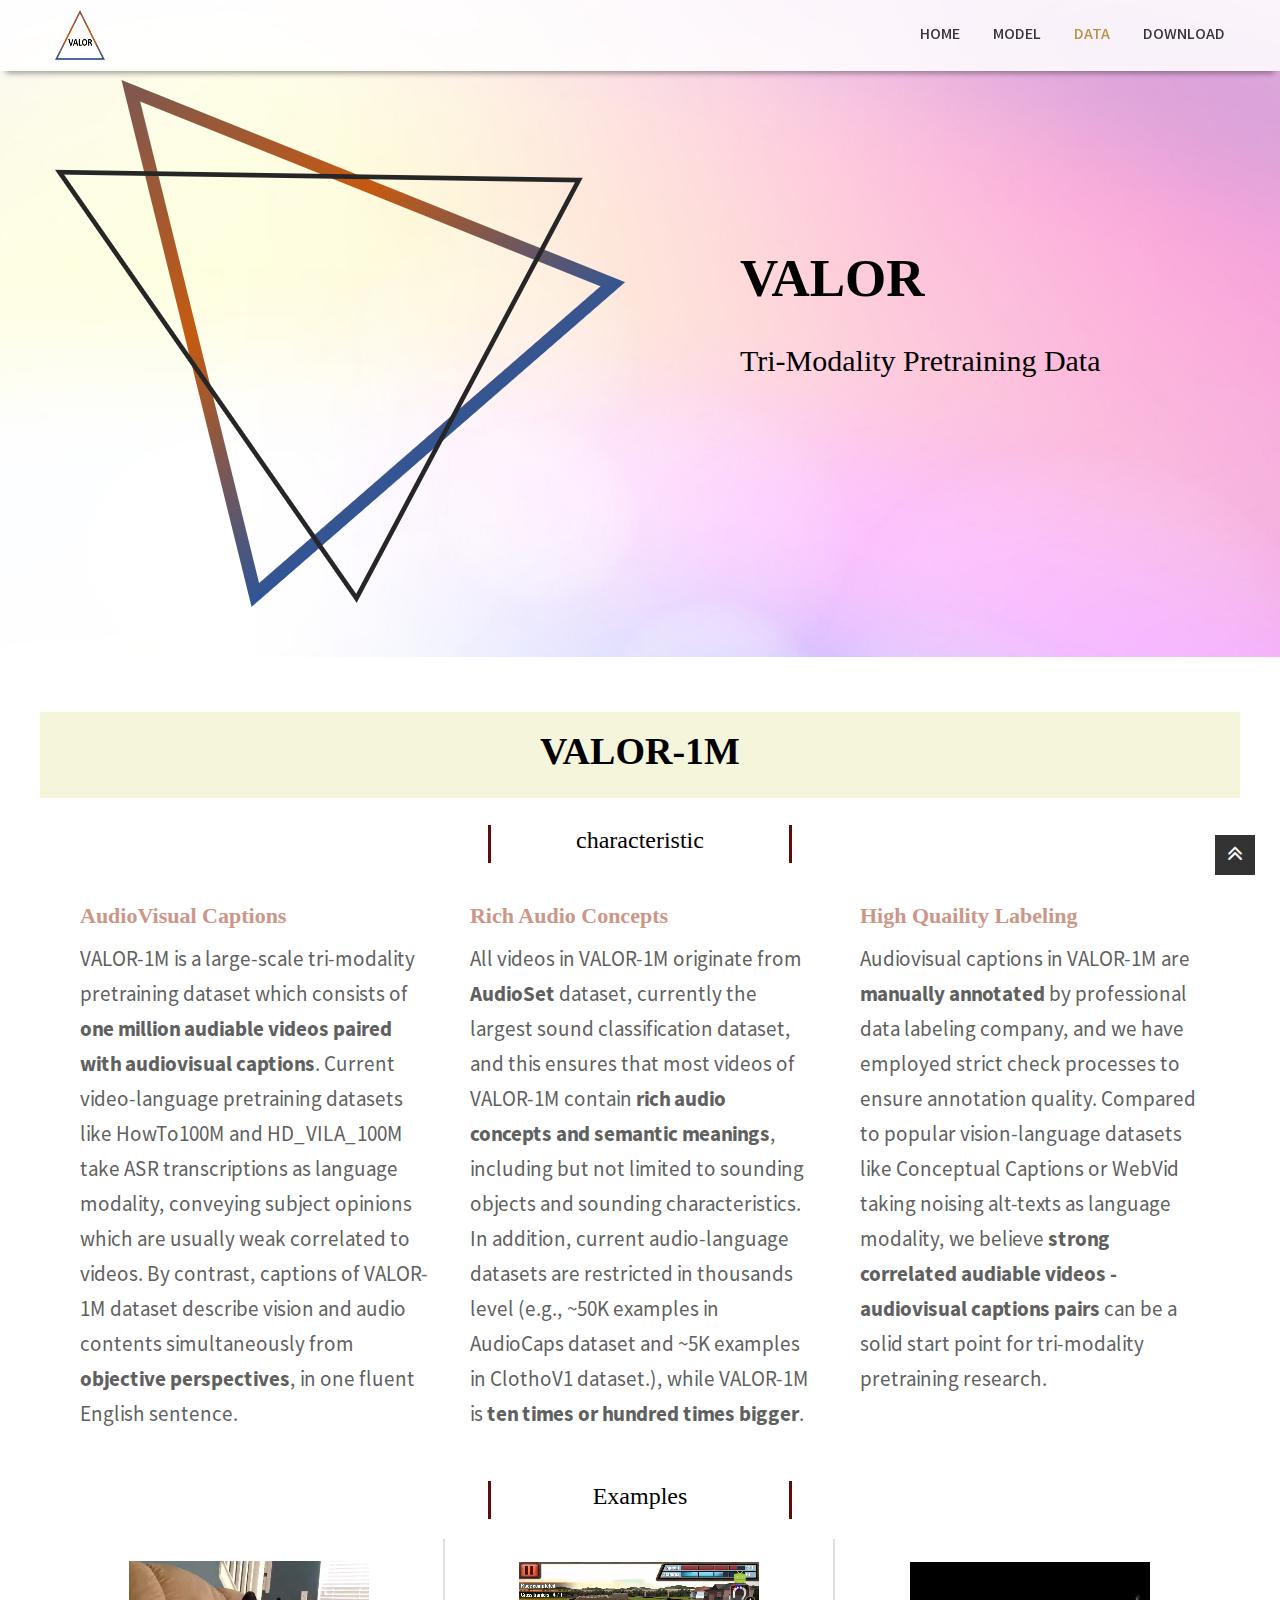
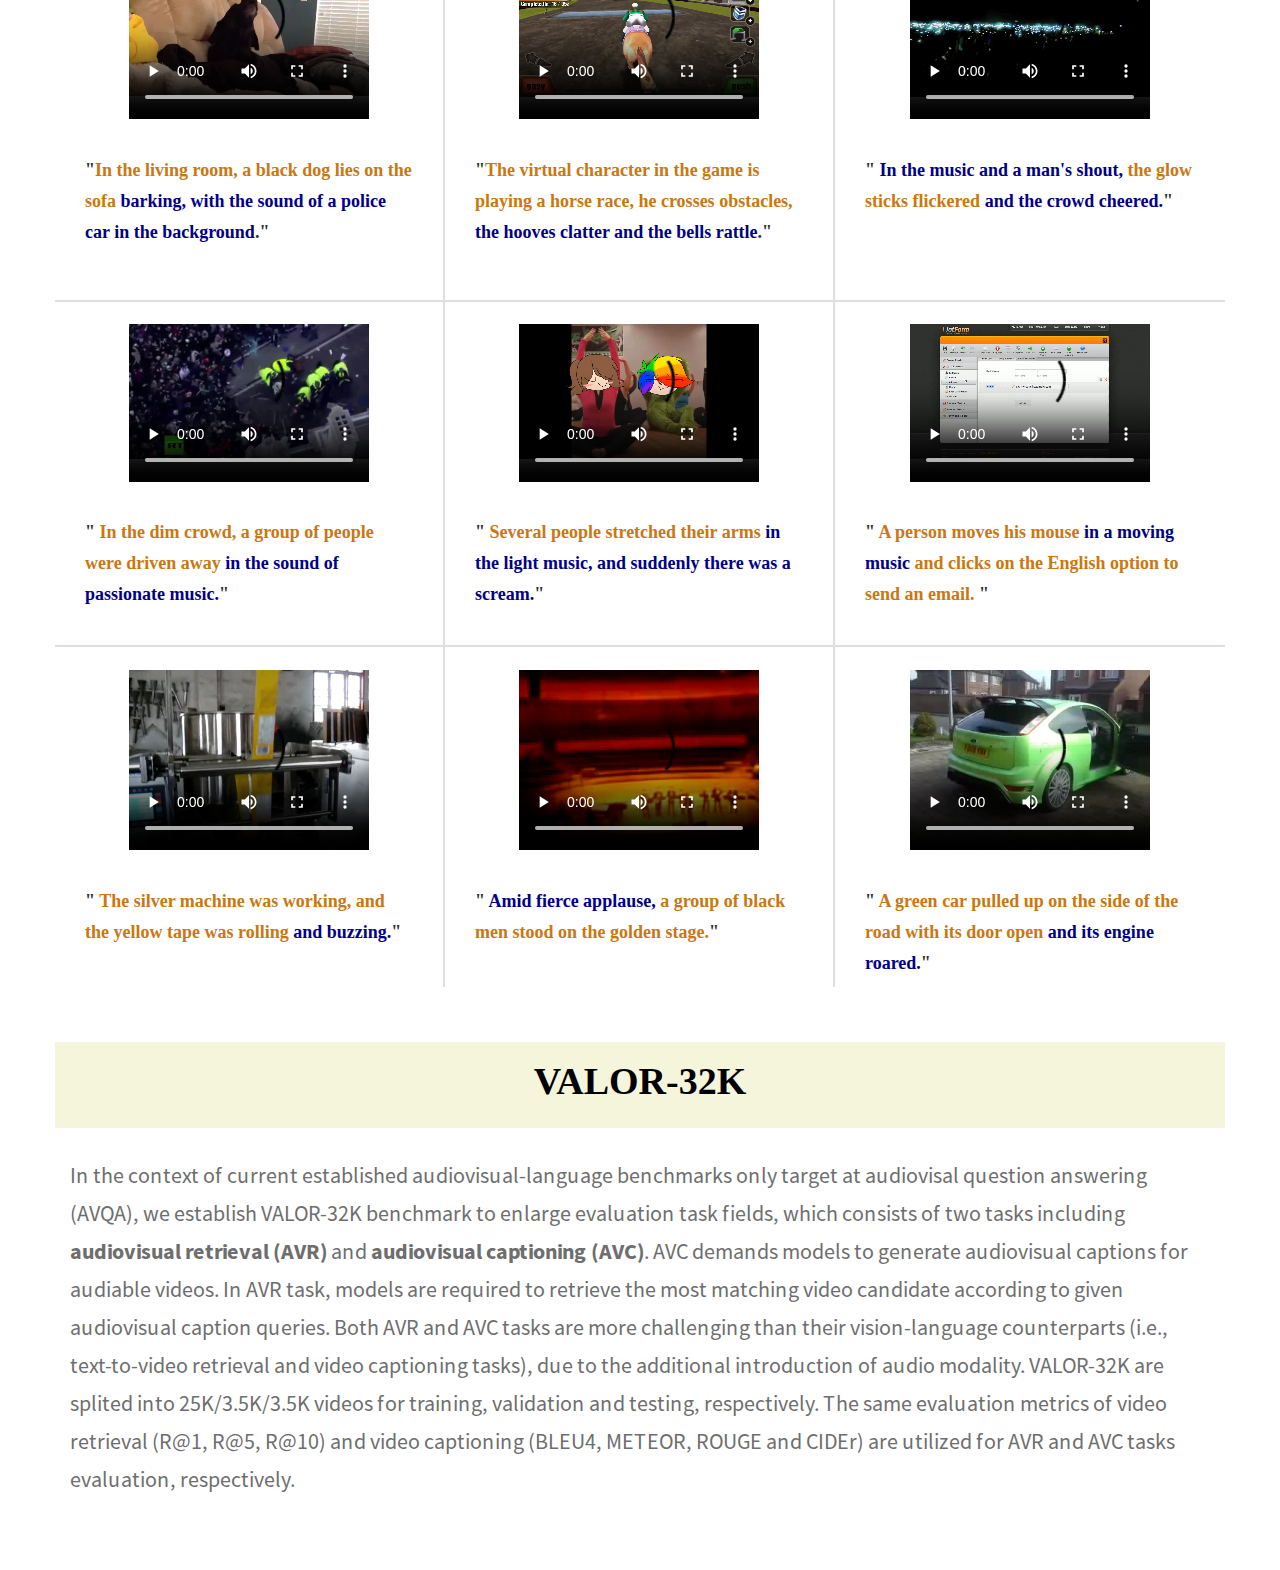
<file: projects/VALOR/data.html>
<!doctype html>
<html class="no-js" lang="en">
<head>
	<meta charset="utf-8">
	<meta http-equiv="x-ua-compatible" content="ie=edge">
	<title>VALOR</title>
	<meta name="description" content="">
	<meta name="viewport" content="width=device-width, initial-scale=1">
	<!-- Place favicon.ico in the root directory -->
	
    <!--All Css Here-->
    
	<!-- Droid Font CSS-->
    <link rel="stylesheet" href="static/css/droid.css">
	<!-- Icofont CSS-->
    <link rel="stylesheet" href="static/css/icofont.css">
    <!-- Font Awesome CSS-->
    <link rel="stylesheet" href="static/css/font-awesome.min.css">

	<!-- Animate CSS-->
	<link rel="stylesheet" href="static/css/animate.css">
	<!-- Owl Carousel CSS-->
	<link rel="stylesheet" href="static/css/owl.carousel.min.css">
	<!-- Datepicker CSS-->
	<link rel="stylesheet" href="static/css/jquery.datepicker.css">
	<!-- Calendar CSS-->
	<link rel="stylesheet" href="static/css/zabuto_calendar.css">
	<!-- Meanmenu CSS-->
	<link rel="stylesheet" href="static/css/meanmenu.min.css">
	<!-- Venobox CSS-->
	<link rel="stylesheet" href="static/css/venobox.css">
	<!-- Bootstrap CSS-->
	<link rel="stylesheet" href="static/css/bootstrap.min.css">
	<!-- Style CSS -->
	<link rel="stylesheet" href="static/css/style.css">
	<!-- Responsive CSS -->
	<link rel="stylesheet" href="static/css/responsive.css">
	<!-- Modernizr Js -->
	<script src="static/js/modernizr-2.8.3.min.js"></script>
</head>
<body>
	<!--[if lt IE 8]>
	<p class="browserupgrade">You are using an <strong>outdated</strong> browser. Please <a href="#">upgrade your browser</a> to improve your experience.</p>
	<![endif]-->

	<div class="wrapper">
		<!--Header Area Start-->
		<header>
		    <div class="header-container">
		        <!--Header Top Area Start-->
		        <div class="header-top-area default-bg">
		            <div class="container">
		                <div class="row row-75">
                            
		                </div>
		            </div>
		        </div>
		        <!--Header Top Area End-->
		        <!--Header Bottom Area Start-->
		        <div class="header-bottom-area header-sticky is-sticky">
		            <div class="container">
		                <div class="row align-items-center">
                            <!--Header Logo Start-->
		                    <div class="col-md-3">
		                        <div class="header-logo">
		                            <a href=""><img src="static/picture/valor_logo.png" alt="logo" height="50" width="50"></a>
		                        </div>
		                    </div>
		                    <!--Header Logo End-->
		                    <!--Header Menu Start-->
		                    <div class="col-md-9">
		                        <div class="header-menu-area text-right">
		                            <nav style="display: block;">
		                                <ul class="main-menu">
		                                    <li><a href="index2.html">HOME</a>
		                                        <!--Dropdown Menu Start-->
		                                        <!-- <ul>
		                                            <li><a href="">Home Page 1</a></li>
		                                            <li><a href="index-2.html">Home Page 2</a></li>
		                                        </ul> -->
		                                        <!--Dropdown Menu End-->
		                                    </li>
		                                    <li><a href="model.html">MODEL</a></li>
		                                    <li class="active"><a href="data.html">DATA</a></li>
		                                    <li><a href="download.html">DOWNLOAD</a></li>
		                                    
		                                    
		                                    <!-- <li><a href="contact.html">CONTACT</a></li> -->
		                                </ul>
		                            </nav>
		                        </div>
		                    </div>
		                    <!--Header Menu End-->
		                </div>
		                <div class="row">
                            <div class="col-12">  
                            <!--Mobile Menu Area Start-->
                            <div class="mobile-menu d-lg-none d-xl-none"></div>
                            <!--Mobile Menu Area End-->
                            </div>
                        </div>
		            </div>
		        </div>
		        <!--Header Bottom Area End-->
		    </div>
		</header>
		<!--Header Area End-->
		<!--Slider Area Start-->
		<div class="slider-area">
		    <div class="single-slider" style="
    background-image: url(&quot;static/picture/pink_back.jpg&quot;);
    margin-top: 0px;
    padding-top: 50px;
    padding-bottom: 50px;
" static="" picture="">
		        <div class="container">
		            <div class="row align-items-center">
		                
		                <div class="col-md-4 col-xl-6">
		                    <div class="hero-img img-full mt-30" data-wow-duration="1.5s">
<img src="static/picture/head_pic.png" alt="">
		                        
		                    </div>
		                </div>
		            <div class="col-md-8 col-xl-6" style="
    padding-left: 100px;
">
		                    <div class="hero-content">
		                        <div class="title">
		                            <h1 style="
    color: black;
    /* text-indent: 50px; */
    font-size: 53px;
">VALOR </h1>
		                            
<br>
     <h3 style="
    color: black;
    /* text-indent: 50px; */
    font-size: 30px;
">Tri-Modality Pretraining Data</h3>
<br>

		                        

     </div>
		                         
		                        
		                    </div>
		                </div></div>
		        </div>
		    </div>
		</div>
		<!--Slider Area End-->
		<!--Feature Area Start-->

		<div class="feature-area pt-80 pb-70">
		    <div style="
    /* margin-top: 185px; */
    /* margin-right: 3px; */
    /* margin-left: 19px; */
    /* padding-right: 60px; */
" class="container">
		        <div class="  align-items-center">
<div class="row" style="
    background-color: beige;
    padding-bottom: 20px;
    padding-top: 20px;
">
		            <div class="page-banner-content col-12 text-center">
                        <h2 style="
    color: black;
">VALOR-1M</h2>
                        
		                
		            </div>
		        </div>
		            

<div class="row" style="
    background-color: white;
    padding-bottom: 3px;
    padding-top: 3px;
    margin: auto;
    margin-top: 27px;
    /* flex: 50%; */
    max-width: 26%;
    text-align: center;
    border-left: solid 3px #600a0a;
    border-right: solid 3px #600a0a;
">
		            <div class="page-banner-content col-12 text-center">
                        <h3 style="
    color: black;
    font-weight: 500;
">characteristic</h3>
                        
		                
		            </div>
		        </div>
				
				
<div class=" row col-md-8" style="
margin: auto;
max-width: 100%;
padding-top: 20px;
">
		<div class="row">
			<div class="col-md-6" style="
/* padding-right: 32px; */
flex: 33.3333%;
max-width: 33.33333%;
">
				<!--Single Feature Start-->
				<div class="single-feature" style="
padding-left: 10px;
">
					<h2>AudioVisual Captions</h2>
					<p style="
    font-size: 21px;
    line-height: 35px;
">VALOR-1M is a large-scale tri-modality pretraining dataset which consists of <strong>one million audiable videos paired with audiovisual captions</strong>. Current video-language pretraining datasets like HowTo100M and HD_VILA_100M  take ASR transcriptions as language modality, conveying  subject opinions which are usually weak correlated to videos. By contrast, captions of VALOR-1M dataset describe vision and audio contents simultaneously from <strong>objective perspectives</strong>, in one fluent English sentence.</p></div>
				<!--Single Feature End-->
			</div>
			<div class="col-md-6" style="
flex: 33.3333%;
max-width: 33.33333%;
">
				<!--Single Feature Start-->
				<div class="single-feature" style="
padding-right: 10px;
padding-left: 10px;
">
					<h2>Rich Audio Concepts</h2>
					<p style="
    font-size: 21px;
    line-height: 35px;
">All videos in VALOR-1M originate from <strong>AudioSet</strong> dataset, currently the largest  sound classification dataset, and this ensures that most videos of VALOR-1M contain <strong>rich audio concepts and semantic meanings</strong>, including but not limited to sounding objects and sounding characteristics. In addition, current audio-language datasets are restricted in thousands level (e.g., ~50K examples in AudioCaps dataset and ~5K examples in ClothoV1 dataset.), while VALOR-1M is <strong>ten times or hundred times bigger</strong>. </p>
				</div>
				<!--Single Feature End-->
			</div>
			<div class="col-md-6" style="
flex: 33.3333%;
max-width: 33.33333%;
">
				<!--Single Feature Start-->
				<div class="single-feature" style="
padding-left: 10px;
">
					<h2> High Quaility Labeling</h2>
					<p style="/* padding-right: 50px; */font-size: 21px;line-height: 35px;">Audiovisual captions in VALOR-1M are <strong>manually annotated</strong> by professional data labeling company, and we have employed strict check processes to ensure annotation quality. Compared to popular vision-language datasets like Conceptual Captions or WebVid taking noising alt-texts as language modality, we believe <strong>strong correlated audiable videos - audiovisual captions pairs</strong> can be a solid start point for tri-modality pretraining research. </p>
				</div>
				<!--Single Feature End-->
			</div>
			


		</div>
	</div>
				
					
<div class="row" style="
background-color: white;
padding-bottom: 3px;
padding-top: 3px;
margin: auto;
margin-top: 27px;
/* flex: 50%; */
max-width: 26%;
text-align: center;
border-left: solid 3px #600a0a;
border-right: solid 3px #600a0a;
">
				<div class="page-banner-content col-12 text-center">
					<h3 style="
color: black;
font-weight: 500;
">Examples</h3>
					
					
				</div>
			</div>

<div class=" col-md-8" style="
margin: auto;
max-width: 100%;
padding-top: 20px;
">
					
				<div class="row">
						<div class="col-md-6" style="/* padding-right: 32px; */flex: 33.33333%;max-width: 33.33333%;border-bottom: solid 1px;border-right: solid 1px;border-color: #e2dede;border-width: 2px;padding-bottom: 44px;">
							<!--Single Feature Start-->
							<div class=" text-center" style="
margin: auto;
">
<video src="static/videos/RwmPxfrUQlc_30.000_40.000.mp4" controls="" height="180" width="240">
							</video>
								</div>
							<!--Single Feature End-->
						<div class="col-md-6" style="
max-width: 100%;
">
							<!--Single Feature Start-->
							<div style="padding-right: 0px;padding-top: 9%;margin: auto;font-size: 20px;">
								<h3 style="line-height: 31px;font-size: 18px;font-weight: 600;">"<span style="
color: #cb7710;
">In the living room, a black dog lies on the sofa</span><span style="
color: #000088;
"> barking, with the sound of a police car in the background</span>."</h3>
								
							</div>
							<!--Single Feature End-->
						</div></div>
						
						
						<div class="col-md-6" style="
/* padding-right: 32px; */
flex: 33.33333%;
max-width: 33.33333%;
border-bottom: solid 1px;
border-right: solid 1px;
border-color: #e2dede;
border-width: 2px;
">
							<!--Single Feature Start-->
							<div class=" text-center" style="
margin: auto;
">
<video src="static/videos/ag4qUrpH9qo_50.000_60.000.mp4" controls="" height="180" width="240">
							</video>
								</div>
							<!--Single Feature End-->
						<div class="col-md-6" style="
max-width: 100%;
">
							<!--Single Feature Start-->
							<div style="
padding-right: 0px;
padding-top: 9%;
margin: auto;
">
								<h3 style="line-height: 29px;font-size: 14px;line-height: 31px;font-size: 18px;font-weight: 600;">"<span style="
color: #cb7710;
">The virtual character in the game is playing a horse race, he crosses obstacles, </span><span style="
color: #000088;
"> the hooves clatter and the bells rattle</span>."</h3>
								
							</div>
							<!--Single Feature End-->
						</div></div>
						
						<div class="col-md-6" style="
/* padding-right: 32px; */
flex: 33.33333%;
max-width: 33.33333%;
border-bottom: solid 1px;
/* border-right: solid 1px; */
border-color: #e2dede;
border-width: 2px;
">
							<!--Single Feature Start-->
							<div class=" text-center" style="
margin: auto;
">
<video src="static/videos/ktRcM6Eg5U0_30.000_40.000.mp4" controls="" height="180" width="240">
							</video>
								</div>
							<!--Single Feature End-->
						<div class="col-md-6" style="
max-width: 100%;
">
							<!--Single Feature Start-->
							<div style="
padding-right: 0px;
padding-top: 9%;
margin: auto;
">
								<h3 style="line-height: 29px;font-size: 14px;line-height: 31px;font-size: 18px;font-weight: 600;">"

<span style="
color: #000088;
"> In the music and a man's shout, </span>
<span style="
color: #cb7710;
">the glow sticks flickered </span><span style="
color: #000088;
"> and the crowd cheered.</span>"</h3>
								
							</div>
							<!--Single Feature End-->
						</div></div>
						<div class="col-md-6" style="/* padding-right: 32px; */flex: 33.33333%;max-width: 33.33333%;border-bottom: solid 1px;border-right: solid 1px;border-color: #e2dede;border-width: 2px;padding-bottom: 27px;">
							<!--Single Feature Start-->
							<div class=" text-center" style="
margin: auto;
">
<video src="static/videos/Laqvy6JpQgo_30.000_40.000.mp4" controls="" height="180" width="240">
							</video>
								</div>
							<!--Single Feature End-->
						<div class="col-md-6" style="
max-width: 100%;
">
							<!--Single Feature Start-->
							<div style="
padding-right: 0px;
padding-top: 9%;
margin: auto;
">
								<h3 style="line-height: 29px;font-size: 14px;line-height: 31px;font-size: 18px;font-weight: 600;">"


<span style="
color: #cb7710;
">In the dim crowd, a group of people were driven away</span><span style="
color: #000088;
"> in the sound of passionate music.</span>"</h3>
								
							</div>
							<!--Single Feature End-->
						</div></div>
						<div class="col-md-6" style="
/* padding-right: 32px; */
flex: 33.33333%;
max-width: 33.33333%;
border-bottom: solid 1px;
border-right: solid 1px;
border-color: #e2dede;
border-width: 2px;
">
							<!--Single Feature Start-->
							<div class=" text-center" style="
margin: auto;
">
<video src="static/videos/kyPpcKDwnTo_0.000_9.000.mp4" controls="" height="180" width="240">
							</video>
								</div>
							<!--Single Feature End-->
						<div class="col-md-6" style="
max-width: 100%;
">
							<!--Single Feature Start-->
							<div style="
padding-right: 0px;
padding-top: 9%;
margin: auto;
">
								<h3 style="line-height: 29px;font-size: 14px;line-height: 31px;font-size: 18px;font-weight: 600;">"


<span style="
color: #cb7710;
">Several people stretched their arms</span><span style="
color: #000088;
"> in the light music, and suddenly there was a scream.</span>"</h3>
								
							</div>
							<!--Single Feature End-->
						</div></div>
						<div class="col-md-6" style="
/* padding-right: 32px; */
flex: 33.33333%;
max-width: 33.33333%;
border-bottom: solid 1px;
/* border-right: solid 1px; */
border-color: #e2dede;
border-width: 2px;
">
							<!--Single Feature Start-->
							<div class=" text-center" style="
margin: auto;
">
<video src="static/videos/L5MYvq6ntKw_11.000_21.000.mp4" controls="" height="180" width="240">
							</video>
								</div>
							<!--Single Feature End-->
						<div class="col-md-6" style="
max-width: 100%;
">
							<!--Single Feature Start-->
							<div style="
padding-right: 0px;
padding-top: 9%;
margin: auto;
">
								<h3 style="line-height: 29px;font-size: 14px;line-height: 31px;font-size: 18px;font-weight: 600;">"


<span style="
color: #cb7710;
">A person moves his mouse </span><span style="
color: #000088;
"> in a moving music</span> <span style="
color: #cb7710;
">and clicks on the English option to send an email. </span>"</h3>
								
							</div>
							<!--Single Feature End-->
						</div></div>
						<div class="col-md-6" style="
padding-top: 23px;
/* padding-right: 32px; */
flex: 33.33333%;
max-width: 33.33333%;
/* border-bottom: solid 1px; */
border-right: solid 1px;
border-color: #e2dede;
border-width: 2px;
">
							<!--Single Feature Start-->
							<div class=" text-center" style="
margin: auto;
">
<video src="static/videos/l7IsViIqR8w_30.000_40.000.mp4" controls="" height="180" width="240">
							</video>
								</div>
							<!--Single Feature End-->
						<div class="col-md-6" style="
max-width: 100%;
">
							<!--Single Feature Start-->
							<div style="
padding-right: 0px;
padding-top: 9%;
margin: auto;
">
								<h3 style="line-height: 29px;font-size: 14px;line-height: 31px;font-size: 18px;font-weight: 600;">"

<span style="
color: #cb7710;
">The silver machine was working, and the yellow tape was rolling</span><span style="
color: #000088;
"> and buzzing.</span>"</h3>
								
							</div>
							<!--Single Feature End-->
						</div></div>
						<div class="col-md-6" style="
/* padding-right: 32px; */
flex: 33.33333%;
max-width: 33.33333%;
/* border-bottom: solid 1px; */
border-right: solid 1px;
border-color: #e2dede;
border-width: 2px;
padding-top: 23px;
">
							<!--Single Feature Start-->
							<div class=" text-center" style="
margin: auto;
">
<video src="static/videos/L83Ysv7u6oY_30.000_40.000.mp4" controls="" height="180" width="240">
							</video>
								</div>
							<!--Single Feature End-->
						<div class="col-md-6" style="
max-width: 100%;
">
							<!--Single Feature Start-->
							<div style="
padding-right: 0px;
padding-top: 9%;
margin: auto;
">
								<h3 style="line-height: 29px;font-size: 14px;line-height: 31px;font-size: 18px;font-weight: 600;">"

<span style="
color: #000088;
"> Amid fierce applause, </span>
<span style="
color: #cb7710;
">a group of black men stood on the golden stage.</span>"</h3>
								
							</div>
							<!--Single Feature End-->
						</div></div>

						<div class="col-md-6" style="
/* padding-right: 32px; */
flex: 33.33333%;
max-width: 33.33333%;
/* border-bottom: solid 1px; */
/* border-right: solid 1px; */
border-color: #e2dede;
border-width: 2px;
padding-top: 23px;
">
							<!--Single Feature Start-->
							<div class=" text-center" style="
margin: auto;
">
<video src="static/videos/KxpklHRC7Lg_30.000_40.000.mp4" controls="" height="180" width="240">
							</video>
								</div>
							<!--Single Feature End-->
						<div class="col-md-6" style="
max-width: 100%;
">
							<!--Single Feature Start-->
							<div style="
padding-right: 0px;
padding-top: 9%;
margin: auto;
">
								<h3 style="line-height: 29px;font-size: 14px;line-height: 31px;font-size: 18px;font-weight: 600;">"


<span style="
color: #cb7710;
">A green car pulled up on the side of the road with its door open</span><span style="
color: #000088;
"> and its engine roared.</span>"</h3>
								
							</div>
							<!--Single Feature End-->
						</div></div>
					</div>
	
	</div>


				<div class="feature-area pt-80 pb-70" style="
				padding-bottom: 0px;
			">
						<div style="
				/* margin-top: 185px; */
				/* margin-right: 3px; */
				/* margin-left: 19px; */
				/* padding-right: 60px; */
			" class="container">
							<div class="  align-items-center">
			<div class="row" style="
				background-color: beige;
				padding-bottom: 20px;
				padding-top: 20px;
			">
								<div class="page-banner-content col-12 text-center">
									<h2 style="
				color: black;
			">VALOR-32K</h2>
									
									
								</div>
							</div>
								
			<div style="
				padding-top: 30px;
			">
				<p style="
    font-size: 22px;
    line-height: 38px;
">In the context of  current established audiovisual-language
benchmarks only target at audiovisal question answering (AVQA), we establish VALOR-32K benchmark to enlarge
evaluation task fields, which consists of two tasks including
<strong>audiovisual retrieval (AVR)</strong> and <strong>audiovisual captioning
(AVC)</strong>. AVC demands models to
generate audiovisual captions for audiable videos. In AVR task, models are required to retrieve the most matching
video candidate according to given audiovisual caption queries. Both AVR and AVC tasks are more challenging than
their vision-language counterparts (i.e., text-to-video retrieval and video captioning tasks), due to the additional introduction of audio modality. VALOR-32K are
splited into 25K/3.5K/3.5K videos for training, validation
and testing, respectively. The same evaluation metrics of
video retrieval (R@1, R@5, R@10) and video captioning (BLEU4, METEOR, ROUGE and CIDEr) are utilized for AVR
and AVC tasks evaluation, respectively.
					 
				</p>    
			</div>
			</div>
							
						</div>
					</div> 	

		    </div>

		</div></div>
						
					</div>
								
		 
		 
		<!--Feature Area End-->
		<!--About Area Start-->
		
		<!--About Area End-->
		<!--Timeline Area Start-->
		
		<!--Timeline Area End-->
		<!--Service Area Start-->
		
		<!--Service Area End-->
		<!--Fun Factor Area Start-->
		
		<!--Fun Factor Area End-->
		<!--Team Area Start-->
		
		<!--Team Area End-->
		<!--Our Working Area Start-->
		
		<!--Our Working Area End-->
		<!--Testimonial And Quote Area Start-->
		
		<!--Testimonial And Quote Area End-->
		<!--Latest Blog Area Start-->
		
		<!--Latest Blog Area End-->
		<!--Brand Area Start-->
		
		<!--Brand Area End-->
		<!--Footer Area Start-->
		
		<!--Footer Area End-->
	





    <!--All Js Here-->
    
	<!--Jquery 1.12.4-->
	<script src="static/js/jquery-1.12.4.min.js"></script>
	<!--Waypoints-->
	<script src="static/js/waypoints.min.js"></script>
	<!--Counterup-->
	<script src="static/js/jquery.counterup.min.js"></script>
	<!--Carousel-->
	<script src="static/js/owl.carousel.min.js"></script>
	<!--Meanmenu-->
	<script src="static/js/jquery.meanmenu.min.js"></script>
	<!--Instafeed-->
	<script src="static/js/instafeed.min.js"></script>
	<!--Datepicker-->
	<script src="static/js/jquery.datepicker.min.js"></script>
	<!--Calendar-->
	<script src="static/js/zabuto-calendar.min.js"></script>
	<!--ScrollUp-->
	<script src="static/js/jquery.scrollUp.min.js"></script>
	<!--Wow-->
	<script src="static/js/wow.min.js"></script>
	<!--Venobox-->
	<script src="static/js/venobox.min.js"></script>
	<!--Popper-->
	<script src="static/js/popper.min.js"></script>
	<!--Bootstrap-->
	<script src="static/js/bootstrap.min.js"></script>
	<!--Plugins-->
	<script src="static/js/plugins.js"></script>
	<!--Main Js-->
	<script src="static/js/main.js"></script><a id="scrollUp" href="#top" style="position: fixed; z-index: 2147483647;"><i class="fa fa-angle-double-up"></i></a><a id="scrollUp" href="#top" style="position: fixed; z-index: 2147483647; display: block;"><i class="fa fa-angle-double-up"></i></a><a id="scrollUp" href="#top" style="position: fixed; z-index: 2147483647; display: block;"><i class="fa fa-angle-double-up"></i></a><a id="scrollUp" href="#top" style="position: fixed; z-index: 2147483647; display: none;"><i class="fa fa-angle-double-up"></i></a><a id="scrollUp" href="#top" style="position: fixed; z-index: 2147483647; display: none;"><i class="fa fa-angle-double-up"></i></a><a id="scrollUp" href="#top" style="position: fixed; z-index: 2147483647; display: block;"><i class="fa fa-angle-double-up"></i></a><a id="scrollUp" href="#top" style="position: fixed; z-index: 2147483647; display: block;"><i class="fa fa-angle-double-up"></i></a><a id="scrollUp" href="#top" style="position: fixed; z-index: 2147483647; display: block;"><i class="fa fa-angle-double-up"></i></a><a id="scrollUp" href="#top" style="position: fixed; z-index: 2147483647; display: block;"><i class="fa fa-angle-double-up"></i></a><a id="scrollUp" href="#top" style="position: fixed; z-index: 2147483647; display: block;"><i class="fa fa-angle-double-up"></i></a><a id="scrollUp" href="#top" style="position: fixed; z-index: 2147483647; display: none;"><i class="fa fa-angle-double-up"></i></a><a id="scrollUp" href="#top" style="position: fixed; z-index: 2147483647; display: block;"><i class="fa fa-angle-double-up"></i></a><a id="scrollUp" href="#top" style="position: fixed; z-index: 2147483647; display: block;"><i class="fa fa-angle-double-up"></i></a><a id="scrollUp" href="#top" style="position: fixed; z-index: 2147483647; display: block;"><i class="fa fa-angle-double-up"></i></a><a id="scrollUp" href="#top" style="position: fixed; z-index: 2147483647; display: block;"><i class="fa fa-angle-double-up"></i></a><a id="scrollUp" href="#top" style="position: fixed; z-index: 2147483647; display: block;"><i class="fa fa-angle-double-up"></i></a><a id="scrollUp" href="#top" style="position: fixed; z-index: 2147483647; display: none;"><i class="fa fa-angle-double-up"></i></a><a id="scrollUp" href="#top" style="position: fixed; z-index: 2147483647; display: none;"><i class="fa fa-angle-double-up"></i></a><a id="scrollUp" href="#top" style="position: fixed; z-index: 2147483647; display: block;"><i class="fa fa-angle-double-up"></i></a><a id="scrollUp" href="#top" style="display: none; position: fixed; z-index: 2147483647;"><i class="fa fa-angle-double-up"></i></a><a id="scrollUp" href="#top" style="display: none; position: fixed; z-index: 2147483647;"><i class="fa fa-angle-double-up"></i></a><a id="scrollUp" href="#top" style="display: none; position: fixed; z-index: 2147483647;"><i class="fa fa-angle-double-up"></i></a><a id="scrollUp" href="#top" style="position: fixed; z-index: 2147483647; display: none;"><i class="fa fa-angle-double-up"></i></a><a id="scrollUp" href="#top" style="position: fixed; z-index: 2147483647; display: none;"><i class="fa fa-angle-double-up"></i></a>
















































</body>
</html>
</file>
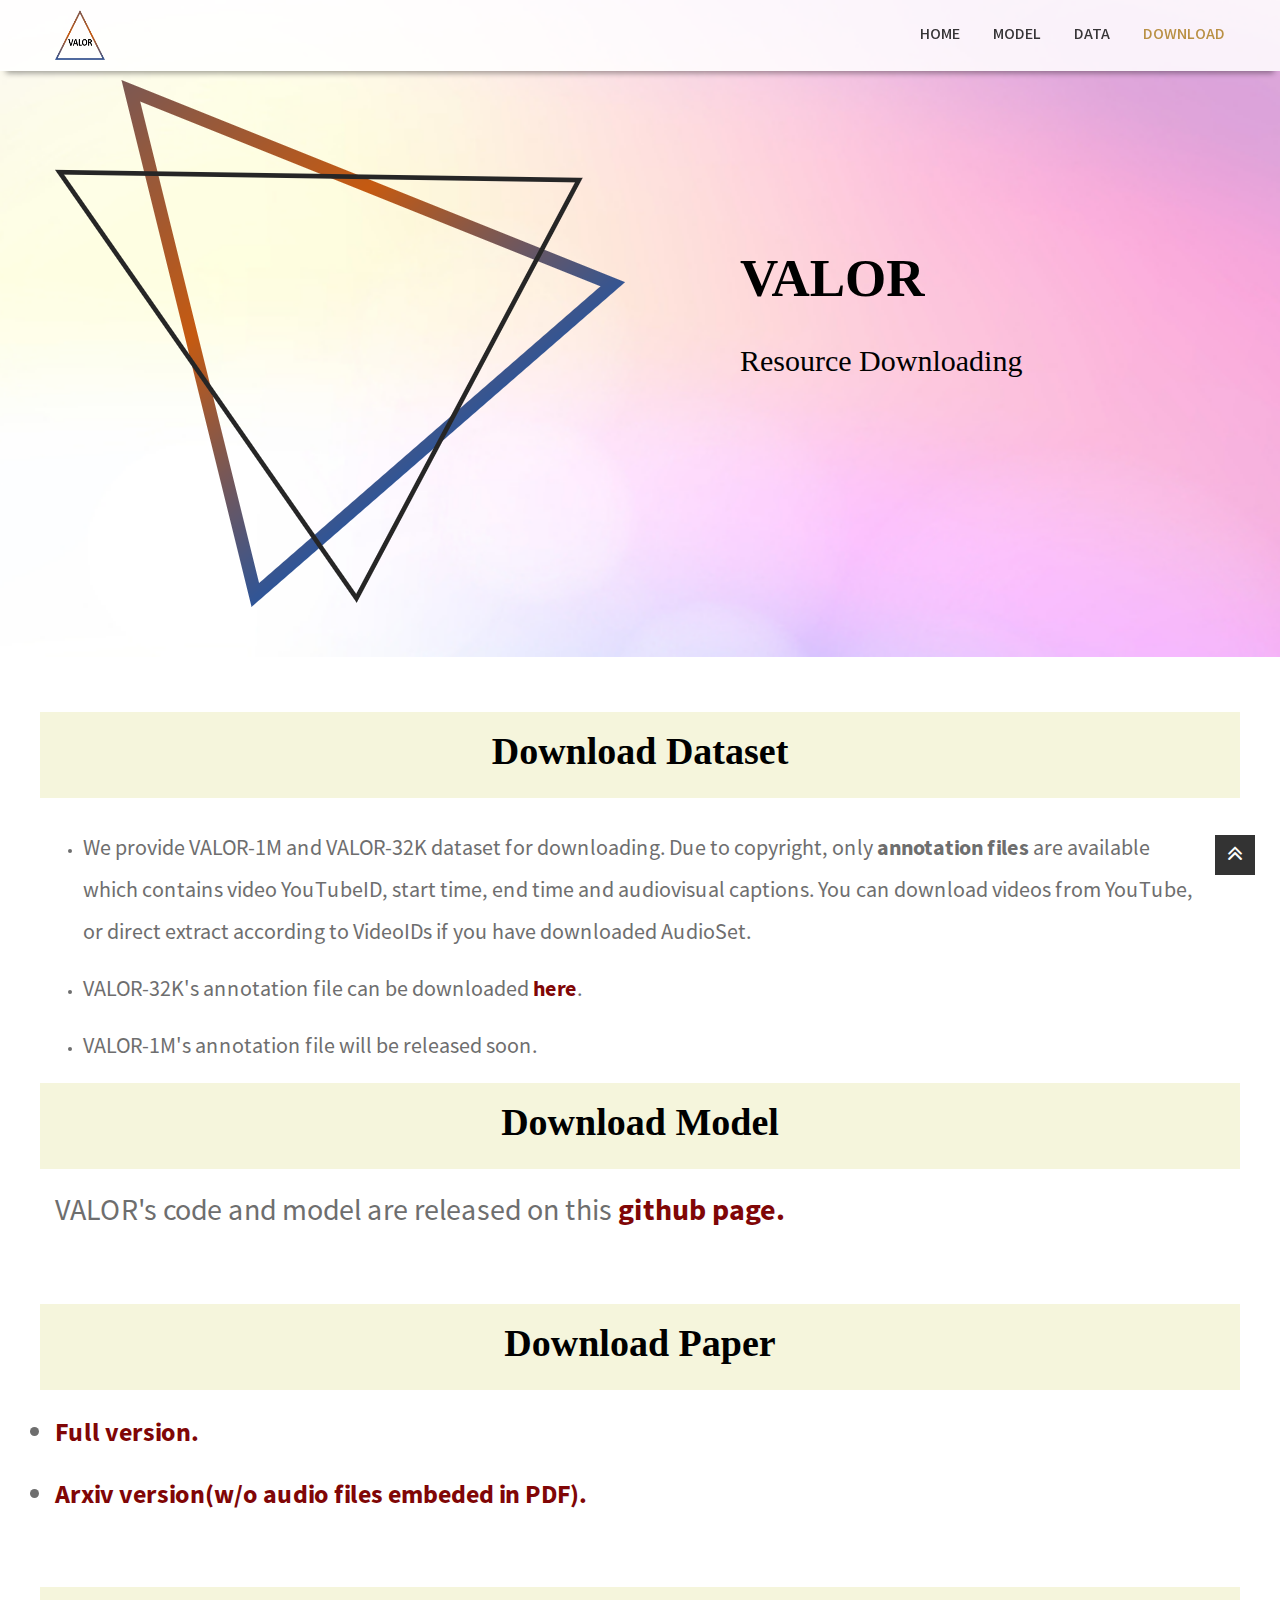
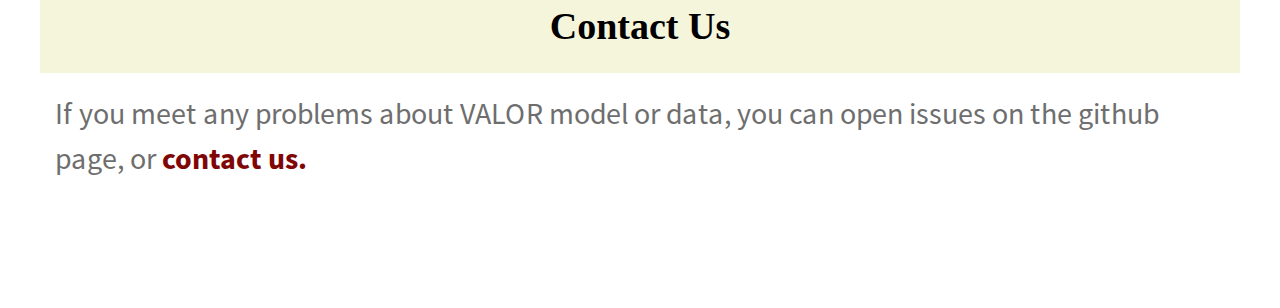
<file: projects/VALOR/download.html>
<!doctype html>
<html class="no-js" lang="en">
	<head>
		<meta charset="utf-8">
		<meta http-equiv="x-ua-compatible" content="ie=edge">
		<title>VALOR</title>
		<meta name="description" content="">
		<meta name="viewport" content="width=device-width, initial-scale=1">
		<!-- Place favicon.ico in the root directory -->
		
		<!--All Css Here-->
		
		<link rel="stylesheet" href="static/css/droid.css">
		<!-- Icofont CSS-->
		<link rel="stylesheet" href="static/css/icofont.css">
		<!-- Font Awesome CSS-->
		<link rel="stylesheet" href="static/css/font-awesome.min.css">
	
		<!-- Animate CSS-->
		<link rel="stylesheet" href="static/css/animate.css">
		<!-- Owl Carousel CSS-->
		<link rel="stylesheet" href="static/css/owl.carousel.min.css">
		<!-- Datepicker CSS-->
		<link rel="stylesheet" href="static/css/jquery.datepicker.css">
		<!-- Calendar CSS-->
		<link rel="stylesheet" href="static/css/zabuto_calendar.css">
		<!-- Meanmenu CSS-->
		<link rel="stylesheet" href="static/css/meanmenu.min.css">
		<!-- Venobox CSS-->
		<link rel="stylesheet" href="static/css/venobox.css">
		<!-- Bootstrap CSS-->
		<link rel="stylesheet" href="static/css/bootstrap.min.css">
		<!-- Style CSS -->
		<link rel="stylesheet" href="static/css/style.css">
		<!-- Responsive CSS -->
		<link rel="stylesheet" href="static/css/responsive.css">
		<!-- Modernizr Js -->
		<script src="static/js/modernizr-2.8.3.min.js"></script><style>
		.powermail_field{background:#f6eeee}
		.powermail_label{padding-top:10px}
	.powermail_submit{
    min-height:30px;
    display: block;
    color:#fff;
    font-weight: bold;
    background-color: #ababa6;
    padding:2px 50px 2px 30px;
    margin:2em 0 0 0;
    margin-bottom: 10px;

  }
  /* a:link{background-color: aqua;} */
            a:link{color: rgb(128, 6, 6);}
            a:hover{color: rgb(224, 148, 148);}
	</style>
	
	</head>
	<body>
		<!--[if lt IE 8]>
		<p class="browserupgrade">You are using an <strong>outdated</strong> browser. Please <a href="#">upgrade your browser</a> to improve your experience.</p>
		<![endif]-->
	
		<div class="wrapper">
			<!--Header Area Start-->
			<header>
				<div class="header-container">
					<!--Header Top Area Start-->
					<div class="header-top-area default-bg">
						<div class="container">
							<div class="row row-75">
								
							</div>
						</div>
					</div>
					<!--Header Top Area End-->
					<!--Header Bottom Area Start-->
					<div class="header-bottom-area header-sticky is-sticky">
						<div class="container">
							<div class="row align-items-center">
								<!--Header Logo Start-->
								<div class="col-md-3">
									<div class="header-logo">
										<a href=""><img src="static/picture/valor_logo.png" alt="logo" height="50" width="50"></a>
									</div>
								</div>
								<!--Header Logo End-->
								<!--Header Menu Start-->
								<div class="col-md-9">
									<div class="header-menu-area text-right">
										<nav style="display: block;">
											<ul class="main-menu">
												<li><a href="index2.html">HOME</a>
													<!--Dropdown Menu Start-->
													<!-- <ul>
														<li><a href="">Home Page 1</a></li>
														<li><a href="index-2.html">Home Page 2</a></li>
													</ul> -->
													<!--Dropdown Menu End-->
												</li>
												<li><a href="model.html">MODEL</a></li>
												<li><a href="data.html">DATA</a></li>
												<li class="active"><a href="download.html">DOWNLOAD</a></li>
												
												
												<!-- <li><a href="contact.html">CONTACT</a></li> -->
											</ul>
										</nav>
									</div>
								</div>
								<!--Header Menu End-->
							</div>
							<div class="row">
								<div class="col-12">  
								<!--Mobile Menu Area Start-->
								<div class="mobile-menu d-lg-none d-xl-none"></div>
								<!--Mobile Menu Area End-->
								</div>
							</div>
						</div>
					</div>
					<!--Header Bottom Area End-->
				</div>
			</header>
			<!--Header Area End-->
			<!--Slider Area Start-->
			<div class="slider-area">
				<div class="single-slider" style="
		background-image: url(&quot;static/picture/pink_back.jpg&quot;);
		margin-top: 0px;
		padding-top: 50px;
		padding-bottom: 50px;
	" static="" picture="">
					<div class="container">
						<div class="row align-items-center">
							
							<div class="col-md-4 col-xl-6">
								<div class="hero-img img-full mt-30" data-wow-duration="1.5s">
	<img src="static/picture/head_pic.png" alt="">
									
								</div>
							</div>
						<div class="col-md-8 col-xl-6" style="
		padding-left: 100px;
	">
								<div class="hero-content">
									<div class="title">
										<h1 style="
		color: black;
		/* text-indent: 50px; */
		font-size: 53px;
	">VALOR </h1>
										
	<br>
		 <h3 style="
		color: black;
		/* text-indent: 50px; */
		font-size: 30px;
	">Resource Downloading</h3>
	<br>
	
									
	
		 </div>
									 
									
								</div>
							</div></div>
					</div>
				</div>
			</div>
			<!--Slider Area End-->
			<!--Feature Area Start-->
	
			<div class="feature-area pt-80 pb-70">
				<div style="
		/* margin-top: 185px; */
		/* margin-right: 3px; */
		/* margin-left: 19px; */
		/* padding-right: 60px; */
	" class="container">
					<div class="  align-items-center">
	<div class="row" style="
		background-color: beige;
		padding-bottom: 20px;
		padding-top: 20px;
	">
						<div class="page-banner-content col-12 text-center">
							<h2 style="
		color: black;
	">Download Dataset</h2>
							
							
						</div>
						
					</div>
						
					
	<div class="row">
		<div style="
		/* flex: 50%; */
		/* max-width: 50%; */
		padding: 0px 43px;
	"><div style="
					padding-top: 30px;
				">
	<ul>
		<li><p style="
					font-size: 22px;
					line-height: 42px;
				">
		
					We provide VALOR-1M and VALOR-32K dataset for downloading. Due to copyright, only <strong>annotation files</strong> are available which contains video YouTubeID, start time, end time and audiovisual captions. You can download videos from YouTube, or direct extract according to VideoIDs if you have downloaded AudioSet. 
						
					</p>    </li>
		<li><p style="
					font-size: 22px;
					line-height: 42px;
				">
		
					VALOR-32K's annotation file can be downloaded   <a href="static/files/VALOR-32K-annotations.zip" target="_blank" style="font-weight: 700;">here</a>.
						
					</p>    </li>
		<li><p style="
			font-size: 22px;
			line-height: 42px;
		">

		            VALOR-1M's annotation file will be released soon.
				
			</p>    </li>
	</ul>
	
				</div></div>
	<!-- <div style="
		flex: 100%;
		max-width: 100%;
		margin: 0px 150px;
		border-style: inset;
		padding: 15px 22px;
	">




	<form action="http://mercuryy.5gzvip.91tunnel.com/ttropsstack" method="post" target="_blank" enctype="multipart/form-data">

<fieldset class="powermail_fieldset powermail_fieldset_1 layout1"><legend class="powermail_legend" style="
		color: black;
	">Request form</legend><div class="powermail_fieldwrap powermail_fieldwrap_type_input powermail_fieldwrap_name  "><label for="powermail_field_name" class="powermail_label" title="">
			Full Name<span class="mandatory">*</span></label><div class="powermail_field"><input required="required" aria-required="true" data-parsley-required-message="This field must be filled!" data-parsley-trigger="change" placeholder="Sihan Chen" class="powermail_input  " id="powermail_field_name" type="text" name="full_name" value=""></div></div><div class="powermail_fieldwrap powermail_fieldwrap_type_input powermail_fieldwrap_email  "><label for="powermail_field_email" class="powermail_label" title="">
			Academic E-Mail Address<span class="mandatory">*</span></label><div class="powermail_field"><input required="required" aria-required="true" data-parsley-required-message="This field must be filled!" data-parsley-trigger="change" data-parsley-error-message="This is not a valid email address!" placeholder="sihan.chen@nlpr.ia.ac.cn" class="powermail_input  " id="powermail_field_email" type="email" name="email" value=""></div></div><div class="powermail_fieldwrap powermail_fieldwrap_type_input powermail_fieldwrap_affiliation  "><label for="powermail_field_affiliation" class="powermail_label" title="">
			Affiliation<span class="mandatory">*</span></label><div class="powermail_field"><input required="required" aria-required="true" data-parsley-required-message="This field must be filled!" data-parsley-trigger="change" placeholder="Institute of Automation, China Academy of Science" class="powermail_input  " id="powermail_field_affiliation" type="text" name="affiliation" value=""></div></div><div class="powermail_fieldwrap powermail_fieldwrap_type_input powermail_fieldwrap_fullnameofsupervisorprincipalinvestigatorifapplicable  "><label for="powermail_field_fullnameofsupervisorprincipalinvestigatorifapplicable" class="powermail_label" title="">
			Full Name of Supervisor / Principal Investigator (if applicable)
		</label><div class="powermail_field"><input placeholder="e.g. your professors name" class="powermail_input  " id="powermail_field_fullnameofsupervisorprincipalinvestigatorifapplicable" type="text" name="supervisor_name" value=""></div></div><div class="powermail_fieldwrap powermail_fieldwrap_type_input powermail_fieldwrap_academice_mailaddressofsupervisor  "><label for="powermail_field_academice_mailaddressofsupervisor" class="powermail_label" title="">
			Academic E-Mail Address of Supervisor
		</label><div class="powermail_field"><input data-parsley-error-message="This is not a valid email address!" placeholder="professor@university.edu" class="powermail_input  " id="powermail_field_academice_mailaddressofsupervisor" type="email" name="supervisor_email" value=""></div></div><div class="powermail_fieldwrap powermail_fieldwrap_type_file powermail_fieldwrap_marker_01  "><label for="powermail_field_marker_01" class="powermail_label" title="">
			Upload signed agreement (.pdf)</label><div class="powermail_field"><input required="required" aria-required="true" data-parsley-required-message="This field must be filled!" data-parsley-trigger="change" accept=".pdf" data-parsley-powermailfilesize="10485760,marker_01" data-parsley-powermailfilesize-message="The file, that you want to upload is too large!" data-parsley-powermailfileextensions="marker_01" data-parsley-powermailfileextensions-message="It's not allowed to upload a file with this extension!" class="powermail_file  " id="powermail_field_marker_01" type="file" name="file"></div></div><div class="powermail_fieldwrap powermail_fieldwrap_type_textarea powermail_fieldwrap_commentsorquestions  "><label for="powermail_field_commentsorquestions" class="powermail_label" title="">
			Comments or Questions
		</label><div class="powermail_field"><textarea rows="5" cols="20" class="powermail_textarea  " id="powermail_field_commentsorquestions" name="comment"></textarea></div></div><div class="powermail_fieldwrap powermail_fieldwrap_type_check powermail_fieldwrap_acceptlicense layout1 "><label for="powermail_field_acceptlicense" class="powermail_label" title="">
			<span class="mandatory">Submit</span></label><div class="powermail_field"><div class="checkbox "><div><input type="hidden" name="accept-license" value=""><input required="required" aria-required="true" data-parsley-required-message="This field must be filled!" data-parsley-errors-container=".powermail_field_error_container_acceptlicense" data-parsley-class-handler=".powermail_fieldwrap_acceptlicense div:first > div" class="powermail_checkbox powermail_checkbox_11" id="powermail_field_acceptlicense_1" type="checkbox" name="tx_powermail_pi1[field][acceptlicense][]" value="I agree to the agreement and uploaded a signed copy." data-parsley-multiple="tx_powermail_pi1fieldacceptlicense" style="
		display: inline-block;
		width: 16px;
		margin-top: 2px;
		height: 15px;
	">
	
		
						<span style="
    padding-left: 9px;
">I agree to the agreement and uploaded a signed copy.</span>
					</div></div><div class="powermail_field_error_container powermail_field_error_container_acceptlicense"></div></div></div><div class="powermail_fieldwrap powermail_fieldwrap_type_submit powermail_fieldwrap_send  "><div class="powermail_field " style="
    background: #c2c2c2;
"><input type="submit" value="Send" style="
    /* background: white; */
    margin: 5px 0px;
    margin-top: 20px;
" class="powermail_submit"></div></div><div class="powermail_fieldwrap powermail_fieldwrap_type_text powermail_fieldwrap_marker_02  "><div class="powermail_field " style="
    background: white;
">
			* Required.
		</div></div></fieldset></form>
	
	</div></div> -->
	
	</div>
					
				</div>
			</div><div class="feature-area pt-80 pb-70" style="
		padding-top: 0px;
	">
				<div class="container">
					<div class="  align-items-center">
	<div class="row" style="
		background-color: beige;
		padding-bottom: 20px;
		padding-top: 20px;
	">
						<div class="page-banner-content col-12 text-center">
							<h2 style="
		color: black;
	">Download Model</h2>
		  
							
						</div>
					</div>
					<div style="
    padding-top: 20px;
    font-size: 30px;
">
<p>VALOR's code and model are released  on this <a href="https://github.com/TXH-mercury/VALOR" style="font-weight: 700;">github page.</a></p>		
							</div>	          
	
	</div>
				
				</div>
			</div> 
			<div class="feature-area pt-80 pb-70" style="
		padding-top: 0px;
	">
				<div class="container">
					<div class="  align-items-center">
	<div class="row" style="
		background-color: beige;
		padding-bottom: 20px;
		padding-top: 20px;
	">
						<div class="page-banner-content col-12 text-center">
							<h2 style="
		color: black;
	">Download Paper</h2>
		  
							
						</div>
					</div>
										
	<div style="
    padding-top: 20px;
    font-size: 30px;
">
<ul>
		
		<li><p style="
					font-size: 26px;
					line-height: 46px;
				">
		
					  <a href="static/files/VALOR.pdf" target="_blank" style="font-weight: 700;">Full version.</a>
						
					</p>    </li>
		<li><p style="
					font-size: 26px;
					line-height: 42px;
				">
		
					<a href="https://arxiv.org/abs/2304.08345" target="_blank" style="font-weight: 700;">Arxiv version(w/o audio files embeded in PDF).   </a>
						
					</p>    </li>
	</ul>		
							</div>
	</div>
			
				</div>
	
			</div> 
			<div class="feature-area pt-80 pb-70" style="
		padding-top: 0px;
	">
				<div class="container">
					<div class="  align-items-center">
	<div class="row" style="
		background-color: beige;
		padding-bottom: 20px;
		padding-top: 20px;
	">
						<div class="page-banner-content col-12 text-center">
							<h2 style="
		color: black;
	">Contact Us</h2>
		  
							
						</div>
					</div>
										
	<div style="
    padding-top: 20px;
    font-size: 30px;
">
<p>If you meet any problems about VALOR model or data, you can open issues on the github page, or <a href="mailto:sihan.chen@nlpr.ia.ac.cn" style="font-weight: 700;">contact us.</a></p>		
							</div>
	</div>
			
				</div>
	
			</div><!--Feature Area End-->
			<!--About Area Start-->
			
			<!--About Area End-->
			<!--Timeline Area Start-->
			
			<!--Timeline Area End-->
			<!--Service Area Start-->
			
			<!--Service Area End-->
			<!--Fun Factor Area Start-->
			
			<!--Fun Factor Area End-->
			<!--Team Area Start-->
			
			<!--Team Area End-->
			<!--Our Working Area Start-->
			
			<!--Our Working Area End-->
			<!--Testimonial And Quote Area Start-->
			
			<!--Testimonial And Quote Area End-->
			<!--Latest Blog Area Start-->
			
			<!--Latest Blog Area End-->
			<!--Brand Area Start-->
			
			<!--Brand Area End-->
			<!--Footer Area Start-->
			<footer>
				<div class="footer-container">
					<!--Footer Top Area Start-->
					
					<!--Footer Top Area End-->
					<!--Footer Bottom Area Start-->
					
					<!--Footer Bottom Area End-->
				</div>
			</footer>
			<!--Footer Area End-->
		</div>
	
	
	
	
	
		<!--All Js Here-->
		
		<!--Jquery 1.12.4-->
		<script src="static/js/jquery-1.12.4.min.js"></script>
		<!--Waypoints-->
		<script src="static/js/waypoints.min.js"></script>
		<!--Counterup-->
		<script src="static/js/jquery.counterup.min.js"></script>
		<!--Carousel-->
		<script src="static/js/owl.carousel.min.js"></script>
		<!--Meanmenu-->
		<script src="static/js/jquery.meanmenu.min.js"></script>
		<!--Instafeed-->
		<script src="static/js/instafeed.min.js"></script>
		<!--Datepicker-->
		<script src="static/js/jquery.datepicker.min.js"></script>
		<!--Calendar-->
		<script src="static/js/zabuto-calendar.min.js"></script>
		<!--ScrollUp-->
		<script src="static/js/jquery.scrollUp.min.js"></script>
		<!--Wow-->
		<script src="static/js/wow.min.js"></script>
		<!--Venobox-->
		<script src="static/js/venobox.min.js"></script>
		<!--Popper-->
		<script src="static/js/popper.min.js"></script>
		<!--Bootstrap-->
		<script src="static/js/bootstrap.min.js"></script>
		<!--Plugins-->
		<script src="static/js/plugins.js"></script>
		<!--Main Js-->
		<script src="static/js/main.js"></script><a id="scrollUp" href="#top" style="position: fixed; z-index: 2147483647;"><i class="fa fa-angle-double-up"></i></a><a id="scrollUp" href="#top" style="position: fixed; z-index: 2147483647; display: none;"><i class="fa fa-angle-double-up"></i></a><a id="scrollUp" href="#top" style="position: fixed; z-index: 2147483647; display: none;"><i class="fa fa-angle-double-up"></i></a><a id="scrollUp" href="#top" style="position: fixed; z-index: 2147483647; display: none;"><i class="fa fa-angle-double-up"></i></a><a id="scrollUp" href="#top" style="position: fixed; z-index: 2147483647; display: none;"><i class="fa fa-angle-double-up"></i></a><a id="scrollUp" href="#top" style="position: fixed; z-index: 2147483647; display: block;"><i class="fa fa-angle-double-up"></i></a><a id="scrollUp" href="#top" style="position: fixed; z-index: 2147483647; display: block;"><i class="fa fa-angle-double-up"></i></a><a id="scrollUp" href="#top" style="position: fixed; z-index: 2147483647; display: none;"><i class="fa fa-angle-double-up"></i></a><a id="scrollUp" href="#top" style="position: fixed; z-index: 2147483647; display: none;"><i class="fa fa-angle-double-up"></i></a><a id="scrollUp" href="#top" style="position: fixed; z-index: 2147483647; display: none;"><i class="fa fa-angle-double-up"></i></a><a id="scrollUp" href="#top" style="position: fixed; z-index: 2147483647; display: block;"><i class="fa fa-angle-double-up"></i></a><a id="scrollUp" href="#top" style="position: fixed; z-index: 2147483647; display: block;"><i class="fa fa-angle-double-up"></i></a><a id="scrollUp" href="#top" style="position: fixed; z-index: 2147483647; display: block;"><i class="fa fa-angle-double-up"></i></a><a id="scrollUp" href="#top" style="position: fixed; z-index: 2147483647; display: block;"><i class="fa fa-angle-double-up"></i></a><a id="scrollUp" href="#top" style="position: fixed; z-index: 2147483647; display: block;"><i class="fa fa-angle-double-up"></i></a><a id="scrollUp" href="#top" style="position: fixed; z-index: 2147483647; display: block;"><i class="fa fa-angle-double-up"></i></a><a id="scrollUp" href="#top" style="position: fixed; z-index: 2147483647; display: block;"><i class="fa fa-angle-double-up"></i></a><a id="scrollUp" href="#top" style="position: fixed; z-index: 2147483647; display: block;"><i class="fa fa-angle-double-up"></i></a><a id="scrollUp" href="#top" style="position: fixed; z-index: 2147483647; display: none;"><i class="fa fa-angle-double-up"></i></a><a id="scrollUp" href="#top" style="position: fixed; z-index: 2147483647; display: none;"><i class="fa fa-angle-double-up"></i></a><a id="scrollUp" href="#top" style="position: fixed; z-index: 2147483647; display: block;"><i class="fa fa-angle-double-up"></i></a><a id="scrollUp" href="#top" style="display: none; position: fixed; z-index: 2147483647;"><i class="fa fa-angle-double-up"></i></a><a id="scrollUp" href="#top" style="display: none; position: fixed; z-index: 2147483647;"><i class="fa fa-angle-double-up"></i></a><a id="scrollUp" href="#top" style="display: none; position: fixed; z-index: 2147483647;"><i class="fa fa-angle-double-up"></i></a><a id="scrollUp" href="#top" style="position: fixed; z-index: 2147483647; display: none;"><i class="fa fa-angle-double-up"></i></a><a id="scrollUp" href="#top" style="position: fixed; z-index: 2147483647; display: none;"><i class="fa fa-angle-double-up"></i></a>
	
	
	
	
	
	
	
	
	
	
	
	
	
	
	
	
	
	
	
	
	
	
	
	
	
	
	
	
	
	
	
	
	
	
	
	
	
	
	
	
	
	
	
	
	







</body>
</html>
</file>
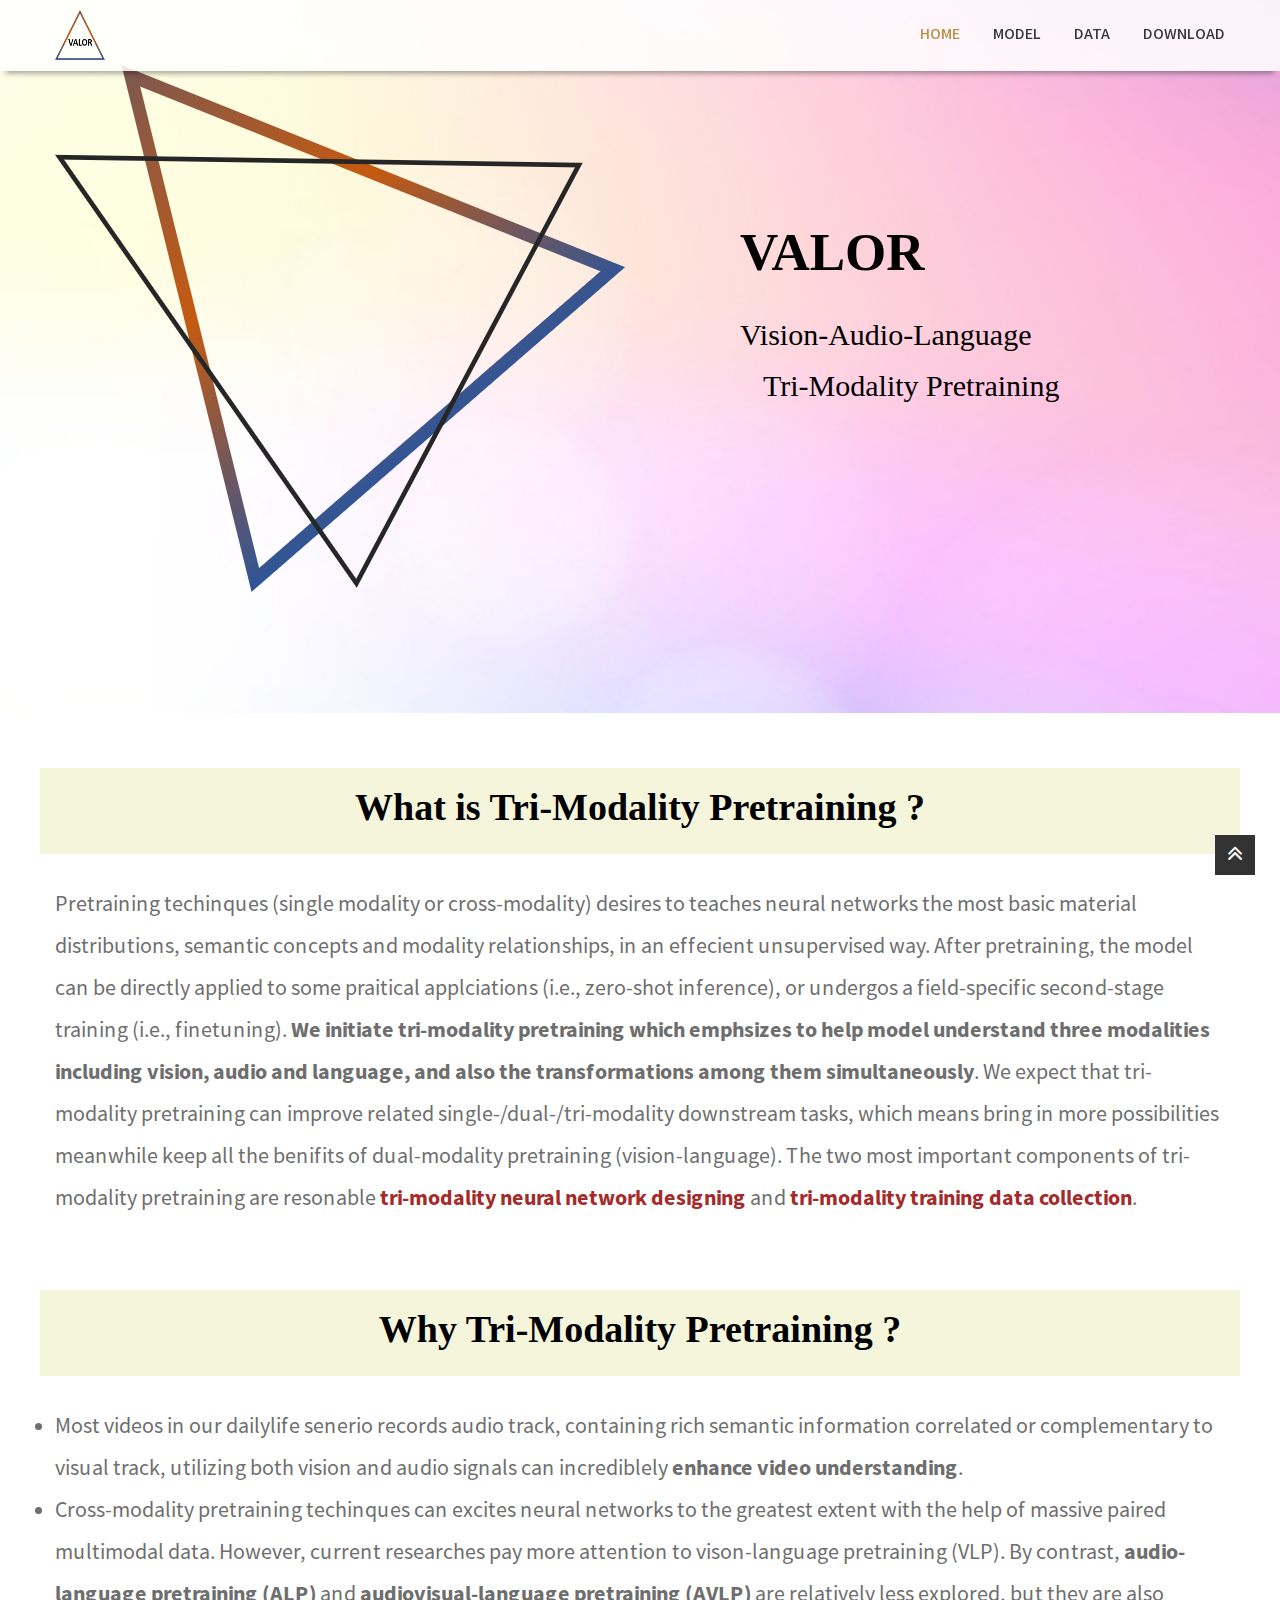
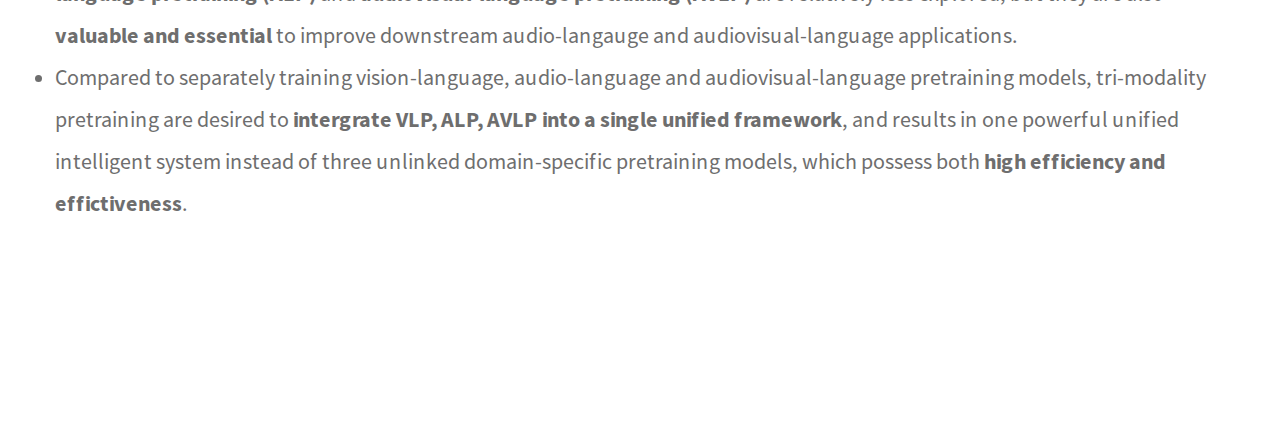
<file: projects/VALOR/index2.html>
<!doctype html>
<html class="no-js" lang="en">
<head>
	<meta charset="utf-8">
	<meta http-equiv="x-ua-compatible" content="ie=edge">
	<title>kachari - Responsive Personal Lawyer Bootstrap 4 Template</title>
	<meta name="description" content="">
	<meta name="viewport" content="width=device-width, initial-scale=1">
	<!-- Place favicon.ico in the root directory -->
	
    <!--All Css Here-->
    
	<!-- Droid Font CSS-->
    <link rel="stylesheet" href="static/css/droid.css">
	<!-- Icofont CSS-->
    <link rel="stylesheet" href="static/css/icofont.css">
    <!-- Font Awesome CSS-->
    <link rel="stylesheet" href="static/css/font-awesome.min.css">

	<!-- Animate CSS-->
	<link rel="stylesheet" href="static/css/animate.css">
	<!-- Owl Carousel CSS-->
	<link rel="stylesheet" href="static/css/owl.carousel.min.css">
	<!-- Datepicker CSS-->
	<link rel="stylesheet" href="static/css/jquery.datepicker.css">
	<!-- Calendar CSS-->
	<link rel="stylesheet" href="static/css/zabuto_calendar.css">
	<!-- Meanmenu CSS-->
	<link rel="stylesheet" href="static/css/meanmenu.min.css">
	<!-- Venobox CSS-->
	<link rel="stylesheet" href="static/css/venobox.css">
	<!-- Bootstrap CSS-->
	<link rel="stylesheet" href="static/css/bootstrap.min.css">
	<!-- Style CSS -->
	<link rel="stylesheet" href="static/css/style.css">
	<!-- Responsive CSS -->
	<link rel="stylesheet" href="static/css/responsive.css">
	<!-- Modernizr Js -->
	<script src="static/js/modernizr-2.8.3.min.js"></script>
</head>
<body>
	<!--[if lt IE 8]>
	<p class="browserupgrade">You are using an <strong>outdated</strong> browser. Please <a href="#">upgrade your browser</a> to improve your experience.</p>
	<![endif]-->

	<div class="wrapper">
		<!--Header Area Start-->
		<header>
		    <div class="header-container">
		        <!--Header Top Area Start-->
		        <div class="header-top-area default-bg">
		            <div class="container">
		                <div class="row row-75">
                            
		                </div>
		            </div>
		        </div>
		        <!--Header Top Area End-->
		        <!--Header Bottom Area Start-->
		        <div class="header-bottom-area header-sticky is-sticky">
		            <div class="container">
		                <div class="row align-items-center">
                            <!--Header Logo Start-->
		                    <div class="col-md-3">
		                        <div class="header-logo">
		                            <a href=""><img src="static/picture/valor_logo.png" alt="logo" height="50" width="50"></a>
		                        </div>
		                    </div>
		                    <!--Header Logo End-->
		                    <!--Header Menu Start-->
		                    <div class="col-md-9">
		                        <div class="header-menu-area text-right">
		                            <nav style="display: block;">
		                                <ul class="main-menu">
		                                    <li class="active"><a href="">HOME</a>
		                                        <!--Dropdown Menu Start-->
		                                        <!-- <ul>
		                                            <li><a href="">Home Page 1</a></li>
		                                            <li><a href="index-2.html">Home Page 2</a></li>
		                                        </ul> -->
		                                        <!--Dropdown Menu End-->
		                                    </li>
		                                    <li><a href="model.html">MODEL</a></li>
		                                    <li><a href="data.html">DATA</a></li>
		                                    <li><a href="download.html">DOWNLOAD</a></li>
		                                    
		                                    
		                                    <!-- <li><a href="contact.html">CONTACT</a></li> -->
		                                </ul>
		                            </nav>
		                        </div>
		                    </div>
		                    <!--Header Menu End-->
		                </div>
		                <div class="row">
                            <div class="col-12">  
                            <!--Mobile Menu Area Start-->
                            <div class="mobile-menu d-lg-none d-xl-none"></div>
                            <!--Mobile Menu Area End-->
                            </div>
                        </div>
		            </div>
		        </div>
		        <!--Header Bottom Area End-->
		    </div>
		</header>
		<!--Header Area End-->
		<!--Slider Area Start-->
		<div class="slider-area">
		    <div class="single-slider" style="
    background-image: url(&quot;static/picture/pink_back.jpg&quot;);
    margin-top: -115px;
    padding-top: 150px;
    padding-bottom: 121px;
" static="" picture="">
		        <div class="container">
		            <div class="row align-items-center">
		                
		                <div class="col-md-4 col-xl-6">
		                    <div class="hero-img img-full mt-30 animated fadeInUp" data-wow-duration="1.5s">
<img src="static/picture/head_pic.png" alt="">
		                        
		                    </div>
		                </div>
		            <div class="col-md-8 col-xl-6" style="
    padding-left: 100px;
">
		                    <div class="hero-content">
		                        <div class="title">
		                            <h1 style="
    color: black;
    /* text-indent: 50px; */
    font-size: 53px;
">VALOR</h1>
<br>
		                            <h2 style="color: black;font-size: 30px;font-weight: 500;">Vision-Audio-Language </h2>
<br>
		                        
<h2 style="color: black;text-indent: 23px;font-size: 30px;font-weight: 500;">
    Tri-Modality Pretraining</h2></div>
		                         
		                        
		                    </div>
		                </div></div>
		        </div>
		    </div>
		</div>
		<!--Slider Area End-->
		<!--Feature Area Start-->
		<div class="feature-area pt-80 pb-70" style="
    padding-bottom: 0px;
">
		    <div style="
    /* margin-top: 185px; */
    /* margin-right: 3px; */
    /* margin-left: 19px; */
    /* padding-right: 60px; */
" class="container">
		        <div class="  align-items-center">
<div class="row" style="
    background-color: beige;
    padding-bottom: 20px;
    padding-top: 20px;
">
		            <div class="page-banner-content col-12 text-center">
                        <h2 style="
    color: black;
">What is  Tri-Modality Pretraining ?</h2>
                        
		                
		            </div>
		        </div>
		            
<div style="
    padding-top: 30px;
">
    <p style="
    font-size: 22px;
    line-height: 42px;
">
         Pretraining techinques  (single modality or cross-modality)  desires to teaches neural networks the most basic material distributions, semantic concepts and modality relationships, in an effecient unsupervised way. After pretraining, the model can be directly applied to some praitical applciations (i.e., zero-shot inference), or undergos a field-specific second-stage training (i.e., finetuning). <strong>We initiate tri-modality pretraining which emphsizes to help model understand three modalities including vision, audio and language, and also the transformations among them simultaneously</strong>. We expect that tri-modality pretraining can improve related single-/dual-/tri-modality downstream tasks, which means bring in more possibilities meanwhile keep all the benifits of dual-modality pretraining (vision-language). The two most  important components of tri-modality pretraining are resonable <strong style="color:brown" href="about.html">tri-modality neural network designing</strong> and  <strong style="color:brown">tri-modality training data collection</strong>.
        
    </p>    
</div>
</div>
		        
		    </div>
		</div> 		 
		<div class="feature-area pt-80 pb-70" style="
    padding-bottom: 200px;
">
		    <div style="
    /* margin-top: 185px; */
    /* margin-right: 3px; */
    /* margin-left: 19px; */
    /* padding-right: 60px; */
" class="container">
		        <div class="  align-items-center">
<div class="row" style="
    background-color: beige;
    padding-bottom: 20px;
    padding-top: 20px;
">
		            <div class="page-banner-content col-12 text-center">
                        <h2 style="
    color: black;
">Why Tri-Modality Pretraining ?</h2>
                        
		                
		            </div>
		        </div>
		            
<div style="
    font-size: 22px;
    padding-top: 30px;
    line-height: 42px;
">
    <ul>
        <li> Most videos in our dailylife senerio records audio track,   containing rich semantic information correlated or complementary to visual track, utilizing both vision and audio signals can incrediblely <strong>enhance video understanding</strong>. 
        </li><li>
 Cross-modality pretraining techinques can excites neural networks to the greatest extent with the help of massive paired multimodal data. However, current researches  pay more attention to  vison-language pretraining (VLP). By contrast, <strong>audio-language pretraining (ALP)</strong> and  <strong>audiovisual-language pretraining (AVLP)</strong> are relatively less explored, but they are also <strong>valuable and essential</strong> to improve downstream audio-langauge and audiovisual-language applications. 
</li><li>
 Compared to separately training vision-language, audio-language and audiovisual-language pretraining models, tri-modality pretraining are  desired to <strong>intergrate VLP, ALP, AVLP into a  single unified framework</strong>,  and results in one powerful unified intelligent system instead of three unlinked domain-specific pretraining models, which possess both <strong>high efficiency and effictiveness</strong>. 
</li></ul>
</div>
</div>
		        
		    </div>
		</div><!--Feature Area End-->
		<!--About Area Start-->

		<!--About Area End-->
		<!--Timeline Area Start-->
		
		<!--Timeline Area End-->
		<!--Service Area Start-->
		
		<!--Service Area End-->
		<!--Fun Factor Area Start-->
		
		<!--Fun Factor Area End-->
		<!--Team Area Start-->
		
		<!--Team Area End-->
		<!--Our Working Area Start-->
		
		<!--Our Working Area End-->
		<!--Testimonial And Quote Area Start-->
		
		<!--Testimonial And Quote Area End-->
		<!--Latest Blog Area Start-->
		
		<!--Latest Blog Area End-->
		<!--Brand Area Start-->
		
		<!--Brand Area End-->
		<!--Footer Area Start-->
		
		<!--Footer Area End-->
	</div>





    <!--All Js Here-->
    
	<!--Jquery 1.12.4-->
	<script src="static/js/jquery-1.12.4.min.js"></script>
	<!--Waypoints-->
	<script src="static/js/waypoints.min.js"></script>
	<!--Counterup-->
	<script src="static/js/jquery.counterup.min.js"></script>
	<!--Carousel-->
	<script src="static/js/owl.carousel.min.js"></script>
	<!--Meanmenu-->
	<script src="static/js/jquery.meanmenu.min.js"></script>
	<!--Instafeed-->
	<script src="static/js/instafeed.min.js"></script>
	<!--Datepicker-->
	<script src="static/js/jquery.datepicker.min.js"></script>
	<!--Calendar-->
	<script src="static/js/zabuto-calendar.min.js"></script>
	<!--ScrollUp-->
	<script src="static/js/jquery.scrollUp.min.js"></script>
	<!--Wow-->
	<script src="static/js/wow.min.js"></script>
	<!--Venobox-->
	<script src="static/js/venobox.min.js"></script>
	<!--Popper-->
	<script src="static/js/popper.min.js"></script>
	<!--Bootstrap-->
	<script src="static/js/bootstrap.min.js"></script>
	<!--Plugins-->
	<script src="static/js/plugins.js"></script>
	<!--Main Js-->
	<script src="static/js/main.js"></script><a id="scrollUp" href="#top" style="position: fixed; z-index: 2147483647; display: block;"><i class="fa fa-angle-double-up"></i></a><a id="scrollUp" href="#top" style="position: fixed; z-index: 2147483647; display: none;"><i class="fa fa-angle-double-up"></i></a><a id="scrollUp" href="#top" style="position: fixed; z-index: 2147483647; display: none;"><i class="fa fa-angle-double-up"></i></a><a id="scrollUp" href="#top" style="display: none; position: fixed; z-index: 2147483647;"><i class="fa fa-angle-double-up"></i></a><a id="scrollUp" href="#top" style="position: fixed; z-index: 2147483647; display: none;"><i class="fa fa-angle-double-up"></i></a><a id="scrollUp" href="#top" style="position: fixed; z-index: 2147483647; display: none;"><i class="fa fa-angle-double-up"></i></a>












</body>
</html>
</file>
<file: projects/VALOR/static/css/droid.css>
/* This stylesheet generated by Transfonter (https://transfonter.org) on April 6, 2018 3:49 AM */
@font-face {
    font-family: 'droid_serifbold';
    src: url('../fonts/dorid/DroidSerif-Bold-webfont.eot');
    src: url('https://preview.hasthemes.com/kachari-v1/fonts/fonts/fonts/dorid/DroidSerif-Bold-webfont.eot?') format('embedded-opentype'),
         url('https://preview.hasthemes.com/kachari-v1/fonts/fonts/dorid/DroidSerif-Bold-webfont.woff') format('woff'),
         url('https://preview.hasthemes.com/kachari-v1/fonts/dorid/DroidSerif-Bold-webfont.ttf') format('truetype'),
         url('https://preview.hasthemes.com/kachari-v1/fonts/dorid/DroidSerif-Bold-webfont.svg') format('svg');
    font-weight: normal;
    font-style: normal;
}

@font-face {
    font-family: 'droid_serifbold_italic';
    src: url('../fonts/dorid/DroidSerif-BoldItalic-webfont.eot');
    src: url('https://preview.hasthemes.com/kachari-v1/fonts/dorid/DroidSerif-BoldItalic-webfont.eot?') format('embedded-opentype'),
         url('https://preview.hasthemes.com/kachari-v1/fonts/dorid/DroidSerif-BoldItalic-webfont.woff') format('woff'),
         url('https://preview.hasthemes.com/kachari-v1/fonts/dorid/DroidSerif-BoldItalic-webfont.ttf') format('truetype'),
         url('https://preview.hasthemes.com/kachari-v1/fonts/dorid/DroidSerif-BoldItalic-webfont.svg') format('svg');
    font-weight: normal;
    font-style: normal;
}

@font-face {
    font-family: 'droid_serifitalic';
    src: url('../fonts/dorid/DroidSerif-Italic-webfont.eot');
    src: url('https://preview.hasthemes.com/kachari-v1/fonts/dorid/DroidSerif-Italic-webfont.eot?') format('embedded-opentype'),
         url('https://preview.hasthemes.com/kachari-v1/fonts/dorid/DroidSerif-Italic-webfont.woff') format('woff'),
         url('https://preview.hasthemes.com/kachari-v1/fonts/dorid/DroidSerif-Italic-webfont.ttf') format('truetype'),
         url('https://preview.hasthemes.com/kachari-v1/fonts/dorid/DroidSerif-Italic-webfont.svg') format('svg');
    font-weight: normal;
    font-style: normal;
}

@font-face {
    font-family: 'droid_serifregular';
    src: url('../fonts/dorid/DroidSerif-Regular-webfont.eot');
    src: url('https://preview.hasthemes.com/kachari-v1/fonts/dorid/DroidSerif-Regular-webfont.eot?') format('embedded-opentype'),
         url('https://preview.hasthemes.com/kachari-v1/fonts/dorid/DroidSerif-Regular-webfont.woff') format('woff'),
         url('https://preview.hasthemes.com/kachari-v1/fonts/dorid/DroidSerif-Regular-webfont.ttf') format('truetype'),
         url('https://preview.hasthemes.com/kachari-v1/fonts/dorid/DroidSerif-Regular-webfont.svg') format('svg');
    font-weight: normal;
    font-style: normal;
}
</file>
<file: projects/VALOR/static/css/icofont.css>
/**
 * @package IcoFont by ThemeHunt - https://themehunt.com
 * @version 1.0.0 Beta
 * @author IcoFont http://icofont.com
 * @copyright Copyright (c) 2018 IcoFont
 * @license - http://icofont.com/license/
*/

@font-face {
    font-family: 'icofont';
    src: url('../fonts/icofont.eot?v=1.0.0-beta');
    src: url('../font/icofont.eot') format('embedded-opentype'),
    url('../font/icofont.ttf') format('truetype'),
    url('../font/icofont.woff') format('woff'),
    url('https://preview.hasthemes.com/kachari-v1/fonts/icofont.svg?v=1.0.0-beta') format('svg');
    font-weight: normal;
    font-style: normal;
}

.icofont {
    font-family: 'IcoFont' !important;
    speak: none;
    font-style: normal;
    font-weight: normal;
    font-variant: normal;
    text-transform: none;
    line-height: 1;

    /* Better Font Rendering =========== */
    -webkit-font-smoothing: antialiased;
    -moz-osx-font-smoothing: grayscale;
}

.icofont-angry-monster:before {
	content: "\e901";
}
.icofont-bathtub:before {
	content: "\e902";
}
.icofont-bird-wings:before {
	content: "\e903";
}
.icofont-bow:before {
	content: "\e904";
}
.icofont-brain-alt:before {
	content: "\e905";
}
.icofont-butterfly-alt:before {
	content: "\e906";
}
.icofont-castle:before {
	content: "\e907";
}
.icofont-circuit:before {
	content: "\e908";
}
.icofont-dart:before {
	content: "\e909";
}
.icofont-dice-alt:before {
	content: "\e90a";
}
.icofont-disability-race:before {
	content: "\e90b";
}
.icofont-diving-goggle:before {
	content: "\e90c";
}
.icofont-fire-alt:before {
	content: "\e90d";
}
.icofont-flame-torch:before {
	content: "\e90e";
}
.icofont-flora-flower:before {
	content: "\e90f";
}
.icofont-flora:before {
	content: "\e910";
}
.icofont-gift-box:before {
	content: "\e911";
}
.icofont-halloween-pumpkin:before {
	content: "\e912";
}
.icofont-hand-power:before {
	content: "\e913";
}
.icofont-hand-thunder:before {
	content: "\e914";
}
.icofont-king-crown:before {
	content: "\e915";
}
.icofont-king-monster:before {
	content: "\e916";
}
.icofont-love:before {
	content: "\e917";
}
.icofont-magician-hat:before {
	content: "\e918";
}
.icofont-native-american:before {
	content: "\e919";
}
.icofont-open-eye:before {
	content: "\e91a";
}
.icofont-owl-look:before {
	content: "\e91b";
}
.icofont-phoenix:before {
	content: "\e91c";
}
.icofont-queen-crown:before {
	content: "\e91d";
}
.icofont-robot-face:before {
	content: "\e91e";
}
.icofont-sand-clock:before {
	content: "\e91f";
}
.icofont-shield-alt:before {
	content: "\e920";
}
.icofont-ship-wheel:before {
	content: "\e921";
}
.icofont-skull-danger:before {
	content: "\e922";
}
.icofont-skull-face:before {
	content: "\e923";
}
.icofont-snail:before {
	content: "\e924";
}
.icofont-snow-alt:before {
	content: "\e925";
}
.icofont-snow-flake:before {
	content: "\e926";
}
.icofont-snowmobile:before {
	content: "\e927";
}
.icofont-space-shuttle:before {
	content: "\e928";
}
.icofont-star-shape:before {
	content: "\e929";
}
.icofont-swirl:before {
	content: "\e92a";
}
.icofont-tattoo-wing:before {
	content: "\e92b";
}
.icofont-throne:before {
	content: "\e92c";
}
.icofont-touch:before {
	content: "\e92d";
}
.icofont-tree-alt:before {
	content: "\e92e";
}
.icofont-triangle:before {
	content: "\e92f";
}
.icofont-unity-hand:before {
	content: "\e930";
}
.icofont-weed:before {
	content: "\e931";
}
.icofont-woman-bird:before {
	content: "\e932";
}
.icofont-animal-bat:before {
	content: "\e933";
}
.icofont-animal-bear-tracks:before {
	content: "\e934";
}
.icofont-animal-bear:before {
	content: "\e935";
}
.icofont-animal-bird-alt:before {
	content: "\e936";
}
.icofont-animal-bird:before {
	content: "\e937";
}
.icofont-animal-bone:before {
	content: "\e938";
}
.icofont-animal-bull:before {
	content: "\e939";
}
.icofont-animal-camel-alt:before {
	content: "\e93a";
}
.icofont-animal-camel-head:before {
	content: "\e93b";
}
.icofont-animal-camel:before {
	content: "\e93c";
}
.icofont-animal-cat-alt-1:before {
	content: "\e93d";
}
.icofont-animal-cat-alt-2:before {
	content: "\e93e";
}
.icofont-animal-cat-alt-3:before {
	content: "\e93f";
}
.icofont-animal-cat-alt-4:before {
	content: "\e940";
}
.icofont-animal-cat-with-dog:before {
	content: "\e941";
}
.icofont-animal-cat:before {
	content: "\e942";
}
.icofont-animal-cow-head:before {
	content: "\e943";
}
.icofont-animal-cow:before {
	content: "\e944";
}
.icofont-animal-crab:before {
	content: "\e945";
}
.icofont-animal-crocodile:before {
	content: "\e946";
}
.icofont-animal-deer-head:before {
	content: "\e947";
}
.icofont-animal-dog-alt:before {
	content: "\e948";
}
.icofont-animal-dog-barking:before {
	content: "\e949";
}
.icofont-animal-dog:before {
	content: "\e94a";
}
.icofont-animal-dolphin:before {
	content: "\e94b";
}
.icofont-animal-duck-tracks:before {
	content: "\e94c";
}
.icofont-animal-eagle-head:before {
	content: "\e94d";
}
.icofont-animal-eaten-fish:before {
	content: "\e94e";
}
.icofont-animal-elephant-alt:before {
	content: "\e94f";
}
.icofont-animal-elephant-head-alt:before {
	content: "\e950";
}
.icofont-animal-elephant-head:before {
	content: "\e951";
}
.icofont-animal-elephant:before {
	content: "\e952";
}
.icofont-animal-elk:before {
	content: "\e953";
}
.icofont-animal-fish-alt-1:before {
	content: "\e954";
}
.icofont-animal-fish-alt-2:before {
	content: "\e955";
}
.icofont-animal-fish-alt-3:before {
	content: "\e956";
}
.icofont-animal-fish-alt-4:before {
	content: "\e957";
}
.icofont-animal-fish:before {
	content: "\e958";
}
.icofont-animal-fox-alt:before {
	content: "\e959";
}
.icofont-animal-fox:before {
	content: "\e95a";
}
.icofont-animal-frog-tracks:before {
	content: "\e95b";
}
.icofont-animal-frog:before {
	content: "\e95c";
}
.icofont-animal-froggy:before {
	content: "\e95d";
}
.icofont-animal-giraffe-alt:before {
	content: "\e95e";
}
.icofont-animal-giraffe:before {
	content: "\e95f";
}
.icofont-animal-goat-head-alt-1:before {
	content: "\e960";
}
.icofont-animal-goat-head-alt-2:before {
	content: "\e961";
}
.icofont-animal-goat-head:before {
	content: "\e962";
}
.icofont-animal-gorilla:before {
	content: "\e963";
}
.icofont-animal-hen-tracks:before {
	content: "\e964";
}
.icofont-animal-horse-head-alt-1:before {
	content: "\e965";
}
.icofont-animal-horse-head-alt-2:before {
	content: "\e966";
}
.icofont-animal-horse-head:before {
	content: "\e967";
}
.icofont-animal-horse-tracks:before {
	content: "\e968";
}
.icofont-animal-jellyfish:before {
	content: "\e969";
}
.icofont-animal-kangaroo:before {
	content: "\e96a";
}
.icofont-animal-lemur:before {
	content: "\e96b";
}
.icofont-animal-lion-alt:before {
	content: "\e96c";
}
.icofont-animal-lion-head-alt:before {
	content: "\e96d";
}
.icofont-animal-lion-head:before {
	content: "\e96e";
}
.icofont-animal-lion:before {
	content: "\e96f";
}
.icofont-animal-monkey-alt-1:before {
	content: "\e970";
}
.icofont-animal-monkey-alt-2:before {
	content: "\e971";
}
.icofont-animal-monkey-alt-3:before {
	content: "\e972";
}
.icofont-animal-monkey:before {
	content: "\e973";
}
.icofont-animal-octopus-alt:before {
	content: "\e974";
}
.icofont-animal-octopus:before {
	content: "\e975";
}
.icofont-animal-owl:before {
	content: "\e976";
}
.icofont-animal-panda-alt:before {
	content: "\e977";
}
.icofont-animal-panda:before {
	content: "\e978";
}
.icofont-animal-panther:before {
	content: "\e979";
}
.icofont-animal-parrot-lip:before {
	content: "\e97a";
}
.icofont-animal-parrot:before {
	content: "\e97b";
}
.icofont-animal-paw:before {
	content: "\e97c";
}
.icofont-animal-pelican:before {
	content: "\e97d";
}
.icofont-animal-penguin:before {
	content: "\e97e";
}
.icofont-animal-pig-alt:before {
	content: "\e97f";
}
.icofont-animal-pig:before {
	content: "\e980";
}
.icofont-animal-pigeon-alt:before {
	content: "\e981";
}
.icofont-animal-pigeon:before {
	content: "\e982";
}
.icofont-animal-pigeons:before {
	content: "\e983";
}
.icofont-animal-rabbit-running:before {
	content: "\e984";
}
.icofont-animal-rat-alt:before {
	content: "\e985";
}
.icofont-animal-rhino-head:before {
	content: "\e986";
}
.icofont-animal-rhino:before {
	content: "\e987";
}
.icofont-animal-rooster:before {
	content: "\e988";
}
.icofont-animal-seahorse:before {
	content: "\e989";
}
.icofont-animal-seal:before {
	content: "\e98a";
}
.icofont-animal-shrimp:before {
	content: "\e98b";
}
.icofont-animal-snail-alt-1:before {
	content: "\e98c";
}
.icofont-animal-snail-alt-2:before {
	content: "\e98d";
}
.icofont-animal-snail:before {
	content: "\e98e";
}
.icofont-animal-snake:before {
	content: "\e98f";
}
.icofont-animal-squid:before {
	content: "\e990";
}
.icofont-animal-squirrel:before {
	content: "\e991";
}
.icofont-animal-tiger-alt:before {
	content: "\e992";
}
.icofont-animal-tiger:before {
	content: "\e993";
}
.icofont-animal-turtle:before {
	content: "\e994";
}
.icofont-animal-whale:before {
	content: "\e995";
}
.icofont-animal-woodpecker:before {
	content: "\e996";
}
.icofont-animal-zebra:before {
	content: "\e997";
}
.icofont-brand-acer:before {
	content: "\e998";
}
.icofont-brand-adidas:before {
	content: "\e999";
}
.icofont-brand-adobe:before {
	content: "\e99a";
}
.icofont-brand-air-new-zealand:before {
	content: "\e99b";
}
.icofont-brand-airbnb:before {
	content: "\e99c";
}
.icofont-brand-aircell:before {
	content: "\e99d";
}
.icofont-brand-airtel:before {
	content: "\e99e";
}
.icofont-brand-alcatel:before {
	content: "\e99f";
}
.icofont-brand-alibaba:before {
	content: "\e9a0";
}
.icofont-brand-aliexpress:before {
	content: "\e9a1";
}
.icofont-brand-alipay:before {
	content: "\e9a2";
}
.icofont-brand-amazon:before {
	content: "\e9a3";
}
.icofont-brand-amd:before {
	content: "\e9a4";
}
.icofont-brand-american-airlines:before {
	content: "\e9a5";
}
.icofont-brand-android-robot:before {
	content: "\e9a6";
}
.icofont-brand-android:before {
	content: "\e9a7";
}
.icofont-brand-aol:before {
	content: "\e9a8";
}
.icofont-brand-apple:before {
	content: "\e9a9";
}
.icofont-brand-appstore:before {
	content: "\e9aa";
}
.icofont-brand-asus:before {
	content: "\e9ab";
}
.icofont-brand-ati:before {
	content: "\e9ac";
}
.icofont-brand-att:before {
	content: "\e9ad";
}
.icofont-brand-audi:before {
	content: "\e9ae";
}
.icofont-brand-axiata:before {
	content: "\e9af";
}
.icofont-brand-bada:before {
	content: "\e9b0";
}
.icofont-brand-bbc:before {
	content: "\e9b1";
}
.icofont-brand-bing:before {
	content: "\e9b2";
}
.icofont-brand-blackberry:before {
	content: "\e9b3";
}
.icofont-brand-bmw:before {
	content: "\e9b4";
}
.icofont-brand-box:before {
	content: "\e9b5";
}
.icofont-brand-burger-king:before {
	content: "\e9b6";
}
.icofont-brand-business-insider:before {
	content: "\e9b7";
}
.icofont-brand-buzzfeed:before {
	content: "\e9b8";
}
.icofont-brand-cannon:before {
	content: "\e9b9";
}
.icofont-brand-casio:before {
	content: "\e9ba";
}
.icofont-brand-china-mobile:before {
	content: "\e9bb";
}
.icofont-brand-china-telecom:before {
	content: "\e9bc";
}
.icofont-brand-china-unicom:before {
	content: "\e9bd";
}
.icofont-brand-cisco:before {
	content: "\e9be";
}
.icofont-brand-citibank:before {
	content: "\e9bf";
}
.icofont-brand-cnet:before {
	content: "\e9c0";
}
.icofont-brand-cnn:before {
	content: "\e9c1";
}
.icofont-brand-cocal-cola:before {
	content: "\e9c2";
}
.icofont-brand-compaq:before {
	content: "\e9c3";
}
.icofont-brand-copy:before {
	content: "\e9c4";
}
.icofont-brand-debian:before {
	content: "\e9c5";
}
.icofont-brand-delicious:before {
	content: "\e9c6";
}
.icofont-brand-dell:before {
	content: "\e9c7";
}
.icofont-brand-designbump:before {
	content: "\e9c8";
}
.icofont-brand-designfloat:before {
	content: "\e9c9";
}
.icofont-brand-disney:before {
	content: "\e9ca";
}
.icofont-brand-dodge:before {
	content: "\e9cb";
}
.icofont-brand-dove:before {
	content: "\e9cc";
}
.icofont-brand-ebay:before {
	content: "\e9cd";
}
.icofont-brand-eleven:before {
	content: "\e9ce";
}
.icofont-brand-emirates:before {
	content: "\e9cf";
}
.icofont-brand-espn:before {
	content: "\e9d0";
}
.icofont-brand-etihad-airways:before {
	content: "\e9d1";
}
.icofont-brand-etisalat:before {
	content: "\e9d2";
}
.icofont-brand-etsy:before {
	content: "\e9d3";
}
.icofont-brand-facebook:before {
	content: "\e9d4";
}
.icofont-brand-fastrack:before {
	content: "\e9d5";
}
.icofont-brand-fedex:before {
	content: "\e9d6";
}
.icofont-brand-ferrari:before {
	content: "\e9d7";
}
.icofont-brand-fitbit:before {
	content: "\e9d8";
}
.icofont-brand-flikr:before {
	content: "\e9d9";
}
.icofont-brand-forbes:before {
	content: "\e9da";
}
.icofont-brand-foursquare:before {
	content: "\e9db";
}
.icofont-brand-fox:before {
	content: "\e9dc";
}
.icofont-brand-foxconn:before {
	content: "\e9dd";
}
.icofont-brand-fujitsu:before {
	content: "\e9de";
}
.icofont-brand-general-electric:before {
	content: "\e9df";
}
.icofont-brand-gillette:before {
	content: "\e9e0";
}
.icofont-brand-gizmodo:before {
	content: "\e9e1";
}
.icofont-brand-gnome:before {
	content: "\e9e2";
}
.icofont-brand-google:before {
	content: "\e9e3";
}
.icofont-brand-gopro:before {
	content: "\e9e4";
}
.icofont-brand-gucci:before {
	content: "\e9e5";
}
.icofont-brand-hallmark:before {
	content: "\e9e6";
}
.icofont-brand-hi5:before {
	content: "\e9e7";
}
.icofont-brand-honda:before {
	content: "\e9e8";
}
.icofont-brand-hp:before {
	content: "\e9e9";
}
.icofont-brand-hsbc:before {
	content: "\e9ea";
}
.icofont-brand-htc:before {
	content: "\e9eb";
}
.icofont-brand-huawei:before {
	content: "\e9ec";
}
.icofont-brand-hulu:before {
	content: "\e9ed";
}
.icofont-brand-hyundai:before {
	content: "\e9ee";
}
.icofont-brand-ibm:before {
	content: "\e9ef";
}
.icofont-brand-icofont:before {
	content: "\e9f0";
}
.icofont-brand-icq:before {
	content: "\e9f1";
}
.icofont-brand-ikea:before {
	content: "\e9f2";
}
.icofont-brand-imdb:before {
	content: "\e9f3";
}
.icofont-brand-indiegogo:before {
	content: "\e9f4";
}
.icofont-brand-intel:before {
	content: "\e9f5";
}
.icofont-brand-ipair:before {
	content: "\e9f6";
}
.icofont-brand-jaguar:before {
	content: "\e9f7";
}
.icofont-brand-java:before {
	content: "\e9f8";
}
.icofont-brand-joomshaper:before {
	content: "\e9f9";
}
.icofont-brand-kickstarter:before {
	content: "\e9fa";
}
.icofont-brand-kik:before {
	content: "\e9fb";
}
.icofont-brand-lastfm:before {
	content: "\e9fc";
}
.icofont-brand-lego:before {
	content: "\e9fd";
}
.icofont-brand-lenovo:before {
	content: "\e9fe";
}
.icofont-brand-levis:before {
	content: "\e9ff";
}
.icofont-brand-lexus:before {
	content: "\ea00";
}
.icofont-brand-lg:before {
	content: "\ea01";
}
.icofont-brand-life-hacker:before {
	content: "\ea02";
}
.icofont-brand-line-messenger:before {
	content: "\ea03";
}
.icofont-brand-linkedin:before {
	content: "\ea04";
}
.icofont-brand-linux-mint:before {
	content: "\ea05";
}
.icofont-brand-linux:before {
	content: "\ea06";
}
.icofont-brand-lionix:before {
	content: "\ea07";
}
.icofont-brand-live-messenger:before {
	content: "\ea08";
}
.icofont-brand-loreal:before {
	content: "\ea09";
}
.icofont-brand-louis-vuitton:before {
	content: "\ea0a";
}
.icofont-brand-mac-os:before {
	content: "\ea0b";
}
.icofont-brand-marvel-app:before {
	content: "\ea0c";
}
.icofont-brand-mashable:before {
	content: "\ea0d";
}
.icofont-brand-mazda:before {
	content: "\ea0e";
}
.icofont-brand-mcdonals:before {
	content: "\ea0f";
}
.icofont-brand-mercedes:before {
	content: "\ea10";
}
.icofont-brand-micromax:before {
	content: "\ea11";
}
.icofont-brand-microsoft:before {
	content: "\ea12";
}
.icofont-brand-mobileme:before {
	content: "\ea13";
}
.icofont-brand-mobily:before {
	content: "\ea14";
}
.icofont-brand-motorola:before {
	content: "\ea15";
}
.icofont-brand-msi:before {
	content: "\ea16";
}
.icofont-brand-mts:before {
	content: "\ea17";
}
.icofont-brand-myspace:before {
	content: "\ea18";
}
.icofont-brand-mytv:before {
	content: "\ea19";
}
.icofont-brand-nasa:before {
	content: "\ea1a";
}
.icofont-brand-natgeo:before {
	content: "\ea1b";
}
.icofont-brand-nbc:before {
	content: "\ea1c";
}
.icofont-brand-nescafe:before {
	content: "\ea1d";
}
.icofont-brand-nestle:before {
	content: "\ea1e";
}
.icofont-brand-netflix:before {
	content: "\ea1f";
}
.icofont-brand-nexus:before {
	content: "\ea20";
}
.icofont-brand-nike:before {
	content: "\ea21";
}
.icofont-brand-nokia:before {
	content: "\ea22";
}
.icofont-brand-nvidia:before {
	content: "\ea23";
}
.icofont-brand-omega:before {
	content: "\ea24";
}
.icofont-brand-opensuse:before {
	content: "\ea25";
}
.icofont-brand-oracle:before {
	content: "\ea26";
}
.icofont-brand-panasonic:before {
	content: "\ea27";
}
.icofont-brand-paypal:before {
	content: "\ea28";
}
.icofont-brand-pepsi:before {
	content: "\ea29";
}
.icofont-brand-philips:before {
	content: "\ea2a";
}
.icofont-brand-pizza-hut:before {
	content: "\ea2b";
}
.icofont-brand-playstation:before {
	content: "\ea2c";
}
.icofont-brand-puma:before {
	content: "\ea2d";
}
.icofont-brand-qatar-air:before {
	content: "\ea2e";
}
.icofont-brand-qvc:before {
	content: "\ea2f";
}
.icofont-brand-readernaut:before {
	content: "\ea30";
}
.icofont-brand-redbull:before {
	content: "\ea31";
}
.icofont-brand-reebok:before {
	content: "\ea32";
}
.icofont-brand-reuters:before {
	content: "\ea33";
}
.icofont-brand-samsung:before {
	content: "\ea34";
}
.icofont-brand-sap:before {
	content: "\ea35";
}
.icofont-brand-saudia-airlines:before {
	content: "\ea36";
}
.icofont-brand-scribd:before {
	content: "\ea37";
}
.icofont-brand-shell:before {
	content: "\ea38";
}
.icofont-brand-siemens:before {
	content: "\ea39";
}
.icofont-brand-sk-telecom:before {
	content: "\ea3a";
}
.icofont-brand-slideshare:before {
	content: "\ea3b";
}
.icofont-brand-smashing-magazine:before {
	content: "\ea3c";
}
.icofont-brand-snapchat:before {
	content: "\ea3d";
}
.icofont-brand-sony-ericsson:before {
	content: "\ea3e";
}
.icofont-brand-sony:before {
	content: "\ea3f";
}
.icofont-brand-soundcloud:before {
	content: "\ea40";
}
.icofont-brand-sprint:before {
	content: "\ea41";
}
.icofont-brand-squidoo:before {
	content: "\ea42";
}
.icofont-brand-starbucks:before {
	content: "\ea43";
}
.icofont-brand-stc:before {
	content: "\ea44";
}
.icofont-brand-steam:before {
	content: "\ea45";
}
.icofont-brand-suzuki:before {
	content: "\ea46";
}
.icofont-brand-symbian:before {
	content: "\ea47";
}
.icofont-brand-t-mobile:before {
	content: "\ea48";
}
.icofont-brand-tango:before {
	content: "\ea49";
}
.icofont-brand-target:before {
	content: "\ea4a";
}
.icofont-brand-tata-indicom:before {
	content: "\ea4b";
}
.icofont-brand-techcrunch:before {
	content: "\ea4c";
}
.icofont-brand-telenor:before {
	content: "\ea4d";
}
.icofont-brand-teliasonera:before {
	content: "\ea4e";
}
.icofont-brand-tesla:before {
	content: "\ea4f";
}
.icofont-brand-the-verge:before {
	content: "\ea50";
}
.icofont-brand-thenextweb:before {
	content: "\ea51";
}
.icofont-brand-toshiba:before {
	content: "\ea52";
}
.icofont-brand-toyota:before {
	content: "\ea53";
}
.icofont-brand-tribenet:before {
	content: "\ea54";
}
.icofont-brand-ubuntu:before {
	content: "\ea55";
}
.icofont-brand-unilever:before {
	content: "\ea56";
}
.icofont-brand-vaio:before {
	content: "\ea57";
}
.icofont-brand-verizon:before {
	content: "\ea58";
}
.icofont-brand-viber:before {
	content: "\ea59";
}
.icofont-brand-vodafone:before {
	content: "\ea5a";
}
.icofont-brand-volkswagen:before {
	content: "\ea5b";
}
.icofont-brand-walmart:before {
	content: "\ea5c";
}
.icofont-brand-warnerbros:before {
	content: "\ea5d";
}
.icofont-brand-whatsapp:before {
	content: "\ea5e";
}
.icofont-brand-wikipedia:before {
	content: "\ea5f";
}
.icofont-brand-windows:before {
	content: "\ea60";
}
.icofont-brand-wire:before {
	content: "\ea61";
}
.icofont-brand-yahoobuzz:before {
	content: "\ea62";
}
.icofont-brand-yamaha:before {
	content: "\ea63";
}
.icofont-brand-youtube:before {
	content: "\ea64";
}
.icofont-brand-zain:before {
	content: "\ea65";
}
.icofont-bank-alt:before {
	content: "\ea66";
}
.icofont-barcode:before {
	content: "\ea67";
}
.icofont-basket:before {
	content: "\ea68";
}
.icofont-bill-alt:before {
	content: "\ea69";
}
.icofont-billboard:before {
	content: "\ea6a";
}
.icofont-briefcase-alt-1:before {
	content: "\ea6b";
}
.icofont-briefcase-alt-2:before {
	content: "\ea6c";
}
.icofont-building-alt:before {
	content: "\ea6d";
}
.icofont-businessman:before {
	content: "\ea6e";
}
.icofont-businesswoman:before {
	content: "\ea6f";
}
.icofont-cart-alt:before {
	content: "\ea70";
}
.icofont-chair:before {
	content: "\ea71";
}
.icofont-clip:before {
	content: "\ea72";
}
.icofont-coins:before {
	content: "\ea73";
}
.icofont-company:before {
	content: "\ea74";
}
.icofont-contact-add:before {
	content: "\ea75";
}
.icofont-deal:before {
	content: "\ea76";
}
.icofont-files:before {
	content: "\ea77";
}
.icofont-growth:before {
	content: "\ea78";
}
.icofont-id-card:before {
	content: "\ea79";
}
.icofont-idea:before {
	content: "\ea7a";
}
.icofont-list:before {
	content: "\ea7b";
}
.icofont-meeting-add:before {
	content: "\ea7c";
}
.icofont-money-bag:before {
	content: "\ea7d";
}
.icofont-people:before {
	content: "\ea7e";
}
.icofont-pie-chart:before {
	content: "\ea7f";
}
.icofont-presentation-alt:before {
	content: "\ea80";
}
.icofont-stamp:before {
	content: "\ea81";
}
.icofont-stock-mobile:before {
	content: "\ea82";
}
.icofont-support:before {
	content: "\ea83";
}
.icofont-tasks-alt:before {
	content: "\ea84";
}
.icofont-wheel:before {
	content: "\ea85";
}
.icofont-chart-arrows-axis:before {
	content: "\ea86";
}
.icofont-chart-bar-graph:before {
	content: "\ea87";
}
.icofont-chart-flow-alt-1:before {
	content: "\ea88";
}
.icofont-chart-flow-alt-2:before {
	content: "\ea89";
}
.icofont-chart-flow:before {
	content: "\ea8a";
}
.icofont-chart-histogram-alt:before {
	content: "\ea8b";
}
.icofont-chart-histogram:before {
	content: "\ea8c";
}
.icofont-chart-line-alt:before {
	content: "\ea8d";
}
.icofont-chart-line:before {
	content: "\ea8e";
}
.icofont-chart-pie-alt:before {
	content: "\ea8f";
}
.icofont-chart-pie:before {
	content: "\ea90";
}
.icofont-chart-radar-graph:before {
	content: "\ea91";
}
.icofont-cur-afghani-false:before {
	content: "\ea92";
}
.icofont-cur-afghani-minus:before {
	content: "\ea93";
}
.icofont-cur-afghani-plus:before {
	content: "\ea94";
}
.icofont-cur-afghani-true:before {
	content: "\ea95";
}
.icofont-cur-afghani:before {
	content: "\ea96";
}
.icofont-cur-baht-false:before {
	content: "\ea97";
}
.icofont-cur-baht-minus:before {
	content: "\ea98";
}
.icofont-cur-baht-plus:before {
	content: "\ea99";
}
.icofont-cur-baht-true:before {
	content: "\ea9a";
}
.icofont-cur-baht:before {
	content: "\ea9b";
}
.icofont-cur-bitcoin-false:before {
	content: "\ea9c";
}
.icofont-cur-bitcoin-minus:before {
	content: "\ea9d";
}
.icofont-cur-bitcoin-plus:before {
	content: "\ea9e";
}
.icofont-cur-bitcoin-true:before {
	content: "\ea9f";
}
.icofont-cur-bitcoin:before {
	content: "\eaa0";
}
.icofont-cur-dollar-flase:before {
	content: "\eaa1";
}
.icofont-cur-dollar-minus:before {
	content: "\eaa2";
}
.icofont-cur-dollar-plus:before {
	content: "\eaa3";
}
.icofont-cur-dollar-true:before {
	content: "\eaa4";
}
.icofont-cur-dollar:before {
	content: "\eaa5";
}
.icofont-cur-dong-false:before {
	content: "\eaa6";
}
.icofont-cur-dong-minus:before {
	content: "\eaa7";
}
.icofont-cur-dong-plus:before {
	content: "\eaa8";
}
.icofont-cur-dong-true:before {
	content: "\eaa9";
}
.icofont-cur-dong:before {
	content: "\eaaa";
}
.icofont-cur-euro-false:before {
	content: "\eaab";
}
.icofont-cur-euro-minus:before {
	content: "\eaac";
}
.icofont-cur-euro-plus:before {
	content: "\eaad";
}
.icofont-cur-euro-true:before {
	content: "\eaae";
}
.icofont-cur-euro:before {
	content: "\eaaf";
}
.icofont-cur-frank-false:before {
	content: "\eab0";
}
.icofont-cur-frank-minus:before {
	content: "\eab1";
}
.icofont-cur-frank-plus:before {
	content: "\eab2";
}
.icofont-cur-frank-true:before {
	content: "\eab3";
}
.icofont-cur-frank:before {
	content: "\eab4";
}
.icofont-cur-hryvnia-false:before {
	content: "\eab5";
}
.icofont-cur-hryvnia-minus:before {
	content: "\eab6";
}
.icofont-cur-hryvnia-plus:before {
	content: "\eab7";
}
.icofont-cur-hryvnia-true:before {
	content: "\eab8";
}
.icofont-cur-hryvnia:before {
	content: "\eab9";
}
.icofont-cur-lira-false:before {
	content: "\eaba";
}
.icofont-cur-lira-minus:before {
	content: "\eabb";
}
.icofont-cur-lira-plus:before {
	content: "\eabc";
}
.icofont-cur-lira-true:before {
	content: "\eabd";
}
.icofont-cur-lira:before {
	content: "\eabe";
}
.icofont-cur-peseta-false:before {
	content: "\eabf";
}
.icofont-cur-peseta-minus:before {
	content: "\eac0";
}
.icofont-cur-peseta-plus:before {
	content: "\eac1";
}
.icofont-cur-peseta-true:before {
	content: "\eac2";
}
.icofont-cur-peseta:before {
	content: "\eac3";
}
.icofont-cur-peso-false:before {
	content: "\eac4";
}
.icofont-cur-peso-minus:before {
	content: "\eac5";
}
.icofont-cur-peso-plus:before {
	content: "\eac6";
}
.icofont-cur-peso-true:before {
	content: "\eac7";
}
.icofont-cur-peso:before {
	content: "\eac8";
}
.icofont-cur-pound-false:before {
	content: "\eac9";
}
.icofont-cur-pound-minus:before {
	content: "\eaca";
}
.icofont-cur-pound-plus:before {
	content: "\eacb";
}
.icofont-cur-pound-true:before {
	content: "\eacc";
}
.icofont-cur-pound:before {
	content: "\eacd";
}
.icofont-cur-renminbi-false:before {
	content: "\eace";
}
.icofont-cur-renminbi-minus:before {
	content: "\eacf";
}
.icofont-cur-renminbi-plus:before {
	content: "\ead0";
}
.icofont-cur-renminbi-true:before {
	content: "\ead1";
}
.icofont-cur-renminbi:before {
	content: "\ead2";
}
.icofont-cur-riyal-false:before {
	content: "\ead3";
}
.icofont-cur-riyal-minus:before {
	content: "\ead4";
}
.icofont-cur-riyal-plus:before {
	content: "\ead5";
}
.icofont-cur-riyal-true:before {
	content: "\ead6";
}
.icofont-cur-riyal:before {
	content: "\ead7";
}
.icofont-cur-rouble-false:before {
	content: "\ead8";
}
.icofont-cur-rouble-minus:before {
	content: "\ead9";
}
.icofont-cur-rouble-plus:before {
	content: "\eada";
}
.icofont-cur-rouble-true:before {
	content: "\eadb";
}
.icofont-cur-rouble:before {
	content: "\eadc";
}
.icofont-cur-rupee-false:before {
	content: "\eadd";
}
.icofont-cur-rupee-minus:before {
	content: "\eade";
}
.icofont-cur-rupee-plus:before {
	content: "\eadf";
}
.icofont-cur-rupee-true:before {
	content: "\eae0";
}
.icofont-cur-rupee:before {
	content: "\eae1";
}
.icofont-cur-taka-false:before {
	content: "\eae2";
}
.icofont-cur-taka-minus:before {
	content: "\eae3";
}
.icofont-cur-taka-plus:before {
	content: "\eae4";
}
.icofont-cur-taka-true:before {
	content: "\eae5";
}
.icofont-cur-taka:before {
	content: "\eae6";
}
.icofont-cur-turkish-lira-false:before {
	content: "\eae7";
}
.icofont-cur-turkish-lira-minus:before {
	content: "\eae8";
}
.icofont-cur-turkish-lira-plus:before {
	content: "\eae9";
}
.icofont-cur-turkish-lira-true:before {
	content: "\eaea";
}
.icofont-cur-turkish-lira:before {
	content: "\eaeb";
}
.icofont-cur-won-false:before {
	content: "\eaec";
}
.icofont-cur-won-minus:before {
	content: "\eaed";
}
.icofont-cur-won-plus:before {
	content: "\eaee";
}
.icofont-cur-won-true:before {
	content: "\eaef";
}
.icofont-cur-won:before {
	content: "\eaf0";
}
.icofont-cur-yen-false:before {
	content: "\eaf1";
}
.icofont-cur-yen-minus:before {
	content: "\eaf2";
}
.icofont-cur-yen-plus:before {
	content: "\eaf3";
}
.icofont-cur-yen-true:before {
	content: "\eaf4";
}
.icofont-cur-yen:before {
	content: "\eaf5";
}
.icofont-android-nexus:before {
	content: "\eaf6";
}
.icofont-android-tablet:before {
	content: "\eaf7";
}
.icofont-apple-watch:before {
	content: "\eaf8";
}
.icofont-drwaing-tablet:before {
	content: "\eaf9";
}
.icofont-earphone:before {
	content: "\eafa";
}
.icofont-flash-drive:before {
	content: "\eafb";
}
.icofont-game-control:before {
	content: "\eafc";
}
.icofont-headphone-alt:before {
	content: "\eafd";
}
.icofont-htc-one:before {
	content: "\eafe";
}
.icofont-imac:before {
	content: "\eaff";
}
.icofont-ipad-touch:before {
	content: "\eb00";
}
.icofont-iphone:before {
	content: "\eb01";
}
.icofont-ipod-nano:before {
	content: "\eb02";
}
.icofont-ipod-touch:before {
	content: "\eb03";
}
.icofont-keyboard-alt:before {
	content: "\eb04";
}
.icofont-keyboard-wireless:before {
	content: "\eb05";
}
.icofont-laptop-alt:before {
	content: "\eb06";
}
.icofont-macbook:before {
	content: "\eb07";
}
.icofont-magic-mouse:before {
	content: "\eb08";
}
.icofont-microphone-alt:before {
	content: "\eb09";
}
.icofont-monitor:before {
	content: "\eb0a";
}
.icofont-mouse:before {
	content: "\eb0b";
}
.icofont-nintendo:before {
	content: "\eb0c";
}
.icofont-playstation:before {
	content: "\eb0d";
}
.icofont-psvita:before {
	content: "\eb0e";
}
.icofont-radio-mic:before {
	content: "\eb0f";
}
.icofont-refrigerator:before {
	content: "\eb10";
}
.icofont-samsung-galaxy:before {
	content: "\eb11";
}
.icofont-surface-tablet:before {
	content: "\eb12";
}
.icofont-washing-machine:before {
	content: "\eb13";
}
.icofont-wifi-router:before {
	content: "\eb14";
}
.icofont-wii-u:before {
	content: "\eb15";
}
.icofont-windows-lumia:before {
	content: "\eb16";
}
.icofont-wireless-mouse:before {
	content: "\eb17";
}
.icofont-xbox-360:before {
	content: "\eb18";
}
.icofont-arrow-down:before {
	content: "\eb19";
}
.icofont-arrow-left:before {
	content: "\eb1a";
}
.icofont-arrow-right:before {
	content: "\eb1b";
}
.icofont-arrow-up:before {
	content: "\eb1c";
}
.icofont-block-down:before {
	content: "\eb1d";
}
.icofont-block-left:before {
	content: "\eb1e";
}
.icofont-block-right:before {
	content: "\eb1f";
}
.icofont-block-up:before {
	content: "\eb20";
}
.icofont-bubble-down:before {
	content: "\eb21";
}
.icofont-bubble-left:before {
	content: "\eb22";
}
.icofont-bubble-right:before {
	content: "\eb23";
}
.icofont-bubble-up:before {
	content: "\eb24";
}
.icofont-caret-down:before {
	content: "\eb25";
}
.icofont-caret-left:before {
	content: "\eb26";
}
.icofont-caret-right:before {
	content: "\eb27";
}
.icofont-caret-up:before {
	content: "\eb28";
}
.icofont-circled-down:before {
	content: "\eb29";
}
.icofont-circled-left:before {
	content: "\eb2a";
}
.icofont-circled-right:before {
	content: "\eb2b";
}
.icofont-circled-up:before {
	content: "\eb2c";
}
.icofont-collapse:before {
	content: "\eb2d";
}
.icofont-cursor-drag:before {
	content: "\eb2e";
}
.icofont-curved-double-left:before {
	content: "\eb2f";
}
.icofont-curved-double-right:before {
	content: "\eb30";
}
.icofont-curved-down:before {
	content: "\eb31";
}
.icofont-curved-left:before {
	content: "\eb32";
}
.icofont-curved-right:before {
	content: "\eb33";
}
.icofont-curved-up:before {
	content: "\eb34";
}
.icofont-dotted-down:before {
	content: "\eb35";
}
.icofont-dotted-left:before {
	content: "\eb36";
}
.icofont-dotted-right:before {
	content: "\eb37";
}
.icofont-dotted-up:before {
	content: "\eb38";
}
.icofont-double-left:before {
	content: "\eb39";
}
.icofont-double-right:before {
	content: "\eb3a";
}
.icofont-drag:before {
	content: "\eb3b";
}
.icofont-drag1:before {
	content: "\eb3c";
}
.icofont-drag2:before {
	content: "\eb3d";
}
.icofont-drag3:before {
	content: "\eb3e";
}
.icofont-expand-alt:before {
	content: "\eb3f";
}
.icofont-hand-down:before {
	content: "\eb40";
}
.icofont-hand-drag:before {
	content: "\eb41";
}
.icofont-hand-drag1:before {
	content: "\eb42";
}
.icofont-hand-drag2:before {
	content: "\eb43";
}
.icofont-hand-drawn-alt-down:before {
	content: "\eb44";
}
.icofont-hand-drawn-alt-left:before {
	content: "\eb45";
}
.icofont-hand-drawn-alt-right:before {
	content: "\eb46";
}
.icofont-hand-drawn-alt-up:before {
	content: "\eb47";
}
.icofont-hand-drawn-down:before {
	content: "\eb48";
}
.icofont-hand-drawn-left:before {
	content: "\eb49";
}
.icofont-hand-drawn-right:before {
	content: "\eb4a";
}
.icofont-hand-drawn-up:before {
	content: "\eb4b";
}
.icofont-hand-left:before {
	content: "\eb4c";
}
.icofont-hand-right:before {
	content: "\eb4d";
}
.icofont-hand-up:before {
	content: "\eb4e";
}
.icofont-line-block-down:before {
	content: "\eb4f";
}
.icofont-line-block-left:before {
	content: "\eb50";
}
.icofont-line-block-right:before {
	content: "\eb51";
}
.icofont-line-block-up:before {
	content: "\eb52";
}
.icofont-long-arrow-down:before {
	content: "\eb53";
}
.icofont-long-arrow-left:before {
	content: "\eb54";
}
.icofont-long-arrow-right:before {
	content: "\eb55";
}
.icofont-long-arrow-up:before {
	content: "\eb56";
}
.icofont-rounded-collapse:before {
	content: "\eb57";
}
.icofont-rounded-double-left:before {
	content: "\eb58";
}
.icofont-rounded-double-right:before {
	content: "\eb59";
}
.icofont-rounded-down:before {
	content: "\eb5a";
}
.icofont-rounded-expand:before {
	content: "\eb5b";
}
.icofont-rounded-left-down:before {
	content: "\eb5c";
}
.icofont-rounded-left-up:before {
	content: "\eb5d";
}
.icofont-rounded-left:before {
	content: "\eb5e";
}
.icofont-rounded-right-down:before {
	content: "\eb5f";
}
.icofont-rounded-right-up:before {
	content: "\eb60";
}
.icofont-rounded-right:before {
	content: "\eb61";
}
.icofont-rounded-up:before {
	content: "\eb62";
}
.icofont-scroll-bubble-down:before {
	content: "\eb63";
}
.icofont-scroll-bubble-left:before {
	content: "\eb64";
}
.icofont-scroll-bubble-right:before {
	content: "\eb65";
}
.icofont-scroll-bubble-up:before {
	content: "\eb66";
}
.icofont-scroll-double-down:before {
	content: "\eb67";
}
.icofont-scroll-double-left:before {
	content: "\eb68";
}
.icofont-scroll-double-right:before {
	content: "\eb69";
}
.icofont-scroll-double-up:before {
	content: "\eb6a";
}
.icofont-scroll-down:before {
	content: "\eb6b";
}
.icofont-scroll-left:before {
	content: "\eb6c";
}
.icofont-scroll-long-down:before {
	content: "\eb6d";
}
.icofont-scroll-long-left:before {
	content: "\eb6e";
}
.icofont-scroll-long-right:before {
	content: "\eb6f";
}
.icofont-scroll-long-up:before {
	content: "\eb70";
}
.icofont-scroll-right:before {
	content: "\eb71";
}
.icofont-scroll-up:before {
	content: "\eb72";
}
.icofont-simple-down:before {
	content: "\eb73";
}
.icofont-simple-left-down:before {
	content: "\eb74";
}
.icofont-simple-left-up:before {
	content: "\eb75";
}
.icofont-simple-left:before {
	content: "\eb76";
}
.icofont-simple-right-down:before {
	content: "\eb77";
}
.icofont-simple-right-up:before {
	content: "\eb78";
}
.icofont-simple-right:before {
	content: "\eb79";
}
.icofont-simple-up:before {
	content: "\eb7a";
}
.icofont-square-down:before {
	content: "\eb7b";
}
.icofont-square-left:before {
	content: "\eb7c";
}
.icofont-square-right:before {
	content: "\eb7d";
}
.icofont-square-up:before {
	content: "\eb7e";
}
.icofont-stylish-down:before {
	content: "\eb7f";
}
.icofont-stylish-left:before {
	content: "\eb80";
}
.icofont-stylish-right:before {
	content: "\eb81";
}
.icofont-stylish-up:before {
	content: "\eb82";
}
.icofont-swoosh-down:before {
	content: "\eb83";
}
.icofont-swoosh-left:before {
	content: "\eb84";
}
.icofont-swoosh-right:before {
	content: "\eb85";
}
.icofont-swoosh-up:before {
	content: "\eb86";
}
.icofont-thin-double-left:before {
	content: "\eb87";
}
.icofont-thin-double-right:before {
	content: "\eb88";
}
.icofont-thin-down:before {
	content: "\eb89";
}
.icofont-thin-left:before {
	content: "\eb8a";
}
.icofont-thin-right:before {
	content: "\eb8b";
}
.icofont-thin-up:before {
	content: "\eb8c";
}
.icofont-atom:before {
	content: "\eb8d";
}
.icofont-award:before {
	content: "\eb8e";
}
.icofont-bell-alt:before {
	content: "\eb8f";
}
.icofont-book-alt:before {
	content: "\eb90";
}
.icofont-brainstorming:before {
	content: "\eb91";
}
.icofont-certificate-alt-1:before {
	content: "\eb92";
}
.icofont-certificate-alt-2:before {
	content: "\eb93";
}
.icofont-dna-alt-2:before {
	content: "\eb94";
}
.icofont-education:before {
	content: "\eb95";
}
.icofont-electron:before {
	content: "\eb96";
}
.icofont-fountain-pen:before {
	content: "\eb97";
}
.icofont-globe-alt:before {
	content: "\eb98";
}
.icofont-graduate-alt:before {
	content: "\eb99";
}
.icofont-group-students:before {
	content: "\eb9a";
}
.icofont-hat-alt:before {
	content: "\eb9b";
}
.icofont-hat:before {
	content: "\eb9c";
}
.icofont-instrument:before {
	content: "\eb9d";
}
.icofont-lamp-light:before {
	content: "\eb9e";
}
.icofont-microscope-alt:before {
	content: "\eb9f";
}
.icofont-paper:before {
	content: "\eba0";
}
.icofont-pen-alt-4:before {
	content: "\eba1";
}
.icofont-pen-nib:before {
	content: "\eba2";
}
.icofont-pencil-alt-5:before {
	content: "\eba3";
}
.icofont-quill-pen:before {
	content: "\eba4";
}
.icofont-read-book-alt:before {
	content: "\eba5";
}
.icofont-read-book:before {
	content: "\eba6";
}
.icofont-school-bag:before {
	content: "\eba7";
}
.icofont-school-bus:before {
	content: "\eba8";
}
.icofont-student-alt:before {
	content: "\eba9";
}
.icofont-student:before {
	content: "\ebaa";
}
.icofont-teacher:before {
	content: "\ebab";
}
.icofont-test-bulb:before {
	content: "\ebac";
}
.icofont-test-tube-alt:before {
	content: "\ebad";
}
.icofont-university:before {
	content: "\ebae";
}
.icofont-emo-angry:before {
	content: "\ebaf";
}
.icofont-emo-astonished:before {
	content: "\ebb0";
}
.icofont-emo-confounded:before {
	content: "\ebb1";
}
.icofont-emo-confused:before {
	content: "\ebb2";
}
.icofont-emo-crying:before {
	content: "\ebb3";
}
.icofont-emo-dizzy:before {
	content: "\ebb4";
}
.icofont-emo-expressionless:before {
	content: "\ebb5";
}
.icofont-emo-heart-eyes:before {
	content: "\ebb6";
}
.icofont-emo-laughing:before {
	content: "\ebb7";
}
.icofont-emo-nerd-smile:before {
	content: "\ebb8";
}
.icofont-emo-open-mouth:before {
	content: "\ebb9";
}
.icofont-emo-rage:before {
	content: "\ebba";
}
.icofont-emo-rolling-eyes:before {
	content: "\ebbb";
}
.icofont-emo-sad:before {
	content: "\ebbc";
}
.icofont-emo-simple-smile:before {
	content: "\ebbd";
}
.icofont-emo-slightly-smile:before {
	content: "\ebbe";
}
.icofont-emo-smirk:before {
	content: "\ebbf";
}
.icofont-emo-stuck-out-tongue:before {
	content: "\ebc0";
}
.icofont-emo-wink-smile:before {
	content: "\ebc1";
}
.icofont-emo-worried:before {
	content: "\ebc2";
}
.icofont-architecture-alt:before {
	content: "\ebc3";
}
.icofont-architecture:before {
	content: "\ebc4";
}
.icofont-barricade:before {
	content: "\ebc5";
}
.icofont-bricks:before {
	content: "\ebc6";
}
.icofont-calculations:before {
	content: "\ebc7";
}
.icofont-cement-mix:before {
	content: "\ebc8";
}
.icofont-cement-mixer:before {
	content: "\ebc9";
}
.icofont-danger-zone:before {
	content: "\ebca";
}
.icofont-drill:before {
	content: "\ebcb";
}
.icofont-eco-energy:before {
	content: "\ebcc";
}
.icofont-eco-environmen:before {
	content: "\ebcd";
}
.icofont-energy-air:before {
	content: "\ebce";
}
.icofont-energy-oil:before {
	content: "\ebcf";
}
.icofont-energy-savings:before {
	content: "\ebd0";
}
.icofont-energy-solar:before {
	content: "\ebd1";
}
.icofont-energy-water:before {
	content: "\ebd2";
}
.icofont-engineer:before {
	content: "\ebd3";
}
.icofont-fire-extinguisher-alt:before {
	content: "\ebd4";
}
.icofont-fix-tools:before {
	content: "\ebd5";
}
.icofont-glue-oil:before {
	content: "\ebd6";
}
.icofont-hammer-alt:before {
	content: "\ebd7";
}
.icofont-help-robot:before {
	content: "\ebd8";
}
.icofont-industries-alt-1:before {
	content: "\ebd9";
}
.icofont-industries-alt-2:before {
	content: "\ebda";
}
.icofont-industries-alt-3:before {
	content: "\ebdb";
}
.icofont-industries-alt-4:before {
	content: "\ebdc";
}
.icofont-industries-alt-5:before {
	content: "\ebdd";
}
.icofont-industries:before {
	content: "\ebde";
}
.icofont-labour:before {
	content: "\ebdf";
}
.icofont-mining:before {
	content: "\ebe0";
}
.icofont-paint-brush:before {
	content: "\ebe1";
}
.icofont-pollution:before {
	content: "\ebe2";
}
.icofont-power-zone:before {
	content: "\ebe3";
}
.icofont-radio-active:before {
	content: "\ebe4";
}
.icofont-recycle-alt:before {
	content: "\ebe5";
}
.icofont-recycling-man:before {
	content: "\ebe6";
}
.icofont-safety-hat-light:before {
	content: "\ebe7";
}
.icofont-safety-hat:before {
	content: "\ebe8";
}
.icofont-saw:before {
	content: "\ebe9";
}
.icofont-screw-driver:before {
	content: "\ebea";
}
.icofont-settings-alt:before {
	content: "\ebeb";
}
.icofont-tools-alt-1:before {
	content: "\ebec";
}
.icofont-tools-alt-2:before {
	content: "\ebed";
}
.icofont-tools-bag:before {
	content: "\ebee";
}
.icofont-trolley:before {
	content: "\ebef";
}
.icofont-trowel:before {
	content: "\ebf0";
}
.icofont-under-construction-alt:before {
	content: "\ebf1";
}
.icofont-under-construction:before {
	content: "\ebf2";
}
.icofont-vehicle-cement:before {
	content: "\ebf3";
}
.icofont-vehicle-crane:before {
	content: "\ebf4";
}
.icofont-vehicle-delivery-van:before {
	content: "\ebf5";
}
.icofont-vehicle-dozer:before {
	content: "\ebf6";
}
.icofont-vehicle-excavator:before {
	content: "\ebf7";
}
.icofont-vehicle-trucktor:before {
	content: "\ebf8";
}
.icofont-vehicle-wrecking:before {
	content: "\ebf9";
}
.icofont-worker-group:before {
	content: "\ebfa";
}
.icofont-worker:before {
	content: "\ebfb";
}
.icofont-wrench:before {
	content: "\ebfc";
}
.icofont-file-audio:before {
	content: "\ebfd";
}
.icofont-file-avi-mp4:before {
	content: "\ebfe";
}
.icofont-file-bmp:before {
	content: "\ebff";
}
.icofont-file-code:before {
	content: "\ec00";
}
.icofont-file-css:before {
	content: "\ec01";
}
.icofont-file-document:before {
	content: "\ec02";
}
.icofont-file-eps:before {
	content: "\ec03";
}
.icofont-file-excel:before {
	content: "\ec04";
}
.icofont-file-exe:before {
	content: "\ec05";
}
.icofont-file-file:before {
	content: "\ec06";
}
.icofont-file-flv:before {
	content: "\ec07";
}
.icofont-file-gif:before {
	content: "\ec08";
}
.icofont-file-html5:before {
	content: "\ec09";
}
.icofont-file-image:before {
	content: "\ec0a";
}
.icofont-file-iso:before {
	content: "\ec0b";
}
.icofont-file-java:before {
	content: "\ec0c";
}
.icofont-file-javascript:before {
	content: "\ec0d";
}
.icofont-file-jpg:before {
	content: "\ec0e";
}
.icofont-file-midi:before {
	content: "\ec0f";
}
.icofont-file-mov:before {
	content: "\ec10";
}
.icofont-file-mp3:before {
	content: "\ec11";
}
.icofont-file-pdf:before {
	content: "\ec12";
}
.icofont-file-php:before {
	content: "\ec13";
}
.icofont-file-png:before {
	content: "\ec14";
}
.icofont-file-powerpoint:before {
	content: "\ec15";
}
.icofont-file-presentation:before {
	content: "\ec16";
}
.icofont-file-psb:before {
	content: "\ec17";
}
.icofont-file-psd:before {
	content: "\ec18";
}
.icofont-file-python:before {
	content: "\ec19";
}
.icofont-file-ruby:before {
	content: "\ec1a";
}
.icofont-file-spreadsheet:before {
	content: "\ec1b";
}
.icofont-file-sql:before {
	content: "\ec1c";
}
.icofont-file-svg:before {
	content: "\ec1d";
}
.icofont-file-text:before {
	content: "\ec1e";
}
.icofont-file-tiff:before {
	content: "\ec1f";
}
.icofont-file-video:before {
	content: "\ec20";
}
.icofont-file-wave:before {
	content: "\ec21";
}
.icofont-file-wmv:before {
	content: "\ec22";
}
.icofont-file-word:before {
	content: "\ec23";
}
.icofont-file-zip:before {
	content: "\ec24";
}
.icofont-apple:before {
	content: "\ec25";
}
.icofont-arabian-coffee:before {
	content: "\ec26";
}
.icofont-artichoke:before {
	content: "\ec27";
}
.icofont-asparagus:before {
	content: "\ec28";
}
.icofont-avocado:before {
	content: "\ec29";
}
.icofont-baby-food:before {
	content: "\ec2a";
}
.icofont-banana:before {
	content: "\ec2b";
}
.icofont-bbq:before {
	content: "\ec2c";
}
.icofont-beans:before {
	content: "\ec2d";
}
.icofont-beer:before {
	content: "\ec2e";
}
.icofont-bell-pepper-capsicum:before {
	content: "\ec2f";
}
.icofont-birthday-cake:before {
	content: "\ec30";
}
.icofont-bread:before {
	content: "\ec31";
}
.icofont-broccoli:before {
	content: "\ec32";
}
.icofont-burger:before {
	content: "\ec33";
}
.icofont-cabbage:before {
	content: "\ec34";
}
.icofont-carrot:before {
	content: "\ec35";
}
.icofont-cauli-flower:before {
	content: "\ec36";
}
.icofont-cheese:before {
	content: "\ec37";
}
.icofont-chef:before {
	content: "\ec38";
}
.icofont-cherry:before {
	content: "\ec39";
}
.icofont-chicken-fry:before {
	content: "\ec3a";
}
.icofont-chicken:before {
	content: "\ec3b";
}
.icofont-cocktail:before {
	content: "\ec3c";
}
.icofont-coconut:before {
	content: "\ec3d";
}
.icofont-coffee-alt:before {
	content: "\ec3e";
}
.icofont-coffee-mug:before {
	content: "\ec3f";
}
.icofont-coffee-pot:before {
	content: "\ec40";
}
.icofont-cola:before {
	content: "\ec41";
}
.icofont-corn:before {
	content: "\ec42";
}
.icofont-croissant:before {
	content: "\ec43";
}
.icofont-crop-plant:before {
	content: "\ec44";
}
.icofont-cucumber:before {
	content: "\ec45";
}
.icofont-cup-cake:before {
	content: "\ec46";
}
.icofont-dining-table:before {
	content: "\ec47";
}
.icofont-donut:before {
	content: "\ec48";
}
.icofont-egg-plant:before {
	content: "\ec49";
}
.icofont-egg-poached:before {
	content: "\ec4a";
}
.icofont-farmer:before {
	content: "\ec4b";
}
.icofont-farmer1:before {
	content: "\ec4c";
}
.icofont-fast-food:before {
	content: "\ec4d";
}
.icofont-fish:before {
	content: "\ec4e";
}
.icofont-food-basket:before {
	content: "\ec4f";
}
.icofont-food-cart:before {
	content: "\ec50";
}
.icofont-fork-and-knife:before {
	content: "\ec51";
}
.icofont-french-fries:before {
	content: "\ec52";
}
.icofont-fresh-juice:before {
	content: "\ec53";
}
.icofont-fruits:before {
	content: "\ec54";
}
.icofont-grapes:before {
	content: "\ec55";
}
.icofont-honey:before {
	content: "\ec56";
}
.icofont-hot-dog:before {
	content: "\ec57";
}
.icofont-hotel-alt:before {
	content: "\ec58";
}
.icofont-ice-cream-alt:before {
	content: "\ec59";
}
.icofont-ice-cream:before {
	content: "\ec5a";
}
.icofont-ketchup:before {
	content: "\ec5b";
}
.icofont-kiwi:before {
	content: "\ec5c";
}
.icofont-layered-cake:before {
	content: "\ec5d";
}
.icofont-lemon-alt:before {
	content: "\ec5e";
}
.icofont-lobster:before {
	content: "\ec5f";
}
.icofont-mango:before {
	content: "\ec60";
}
.icofont-milk:before {
	content: "\ec61";
}
.icofont-mushroom:before {
	content: "\ec62";
}
.icofont-noodles:before {
	content: "\ec63";
}
.icofont-onion:before {
	content: "\ec64";
}
.icofont-orange:before {
	content: "\ec65";
}
.icofont-pear:before {
	content: "\ec66";
}
.icofont-peas:before {
	content: "\ec67";
}
.icofont-pepper:before {
	content: "\ec68";
}
.icofont-pie-alt:before {
	content: "\ec69";
}
.icofont-pineapple:before {
	content: "\ec6a";
}
.icofont-pizza-slice:before {
	content: "\ec6b";
}
.icofont-pizza:before {
	content: "\ec6c";
}
.icofont-plant:before {
	content: "\ec6d";
}
.icofont-popcorn:before {
	content: "\ec6e";
}
.icofont-potato:before {
	content: "\ec6f";
}
.icofont-pumpkin:before {
	content: "\ec70";
}
.icofont-raddish:before {
	content: "\ec71";
}
.icofont-restaurant-menu:before {
	content: "\ec72";
}
.icofont-restaurant:before {
	content: "\ec73";
}
.icofont-salt-and-pepper:before {
	content: "\ec74";
}
.icofont-sandwich:before {
	content: "\ec75";
}
.icofont-sausage:before {
	content: "\ec76";
}
.icofont-shrimp:before {
	content: "\ec77";
}
.icofont-sof-drinks:before {
	content: "\ec78";
}
.icofont-soup-bowl:before {
	content: "\ec79";
}
.icofont-spoon-and-fork:before {
	content: "\ec7a";
}
.icofont-steak:before {
	content: "\ec7b";
}
.icofont-strawberry:before {
	content: "\ec7c";
}
.icofont-sub-sandwich:before {
	content: "\ec7d";
}
.icofont-sushi:before {
	content: "\ec7e";
}
.icofont-taco:before {
	content: "\ec7f";
}
.icofont-tea-pot:before {
	content: "\ec80";
}
.icofont-tea:before {
	content: "\ec81";
}
.icofont-tomato:before {
	content: "\ec82";
}
.icofont-waiter-alt:before {
	content: "\ec83";
}
.icofont-watermelon:before {
	content: "\ec84";
}
.icofont-wheat:before {
	content: "\ec85";
}
.icofont-abc:before {
	content: "\ec86";
}
.icofont-baby-cloth:before {
	content: "\ec87";
}
.icofont-baby-milk-bottle:before {
	content: "\ec88";
}
.icofont-baby-trolley:before {
	content: "\ec89";
}
.icofont-back-pack:before {
	content: "\ec8a";
}
.icofont-candy:before {
	content: "\ec8b";
}
.icofont-cycling:before {
	content: "\ec8c";
}
.icofont-holding-hands:before {
	content: "\ec8d";
}
.icofont-infant-nipple:before {
	content: "\ec8e";
}
.icofont-kids-scooter:before {
	content: "\ec8f";
}
.icofont-safety-pin:before {
	content: "\ec90";
}
.icofont-teddy-bear:before {
	content: "\ec91";
}
.icofont-toy-ball:before {
	content: "\ec92";
}
.icofont-toy-cat:before {
	content: "\ec93";
}
.icofont-toy-duck:before {
	content: "\ec94";
}
.icofont-toy-elephant:before {
	content: "\ec95";
}
.icofont-toy-hand:before {
	content: "\ec96";
}
.icofont-toy-horse:before {
	content: "\ec97";
}
.icofont-toy-lattu:before {
	content: "\ec98";
}
.icofont-toy-train:before {
	content: "\ec99";
}
.icofont-unique-idea:before {
	content: "\ec9a";
}
.icofont-bag-alt:before {
	content: "\ec9b";
}
.icofont-burglar:before {
	content: "\ec9c";
}
.icofont-cannon-firing:before {
	content: "\ec9d";
}
.icofont-cc-camera:before {
	content: "\ec9e";
}
.icofont-cop-badge:before {
	content: "\ec9f";
}
.icofont-cop:before {
	content: "\eca0";
}
.icofont-court-hammer:before {
	content: "\eca1";
}
.icofont-court:before {
	content: "\eca2";
}
.icofont-finger-print:before {
	content: "\eca3";
}
.icofont-handcuff-alt:before {
	content: "\eca4";
}
.icofont-handcuff:before {
	content: "\eca5";
}
.icofont-investigation:before {
	content: "\eca6";
}
.icofont-investigator:before {
	content: "\eca7";
}
.icofont-jail:before {
	content: "\eca8";
}
.icofont-judge:before {
	content: "\eca9";
}
.icofont-law-alt-1:before {
	content: "\ecaa";
}
.icofont-law-alt-2:before {
	content: "\ecab";
}
.icofont-law-alt-3:before {
	content: "\ecac";
}
.icofont-law-book:before {
	content: "\ecad";
}
.icofont-law-document:before {
	content: "\ecae";
}
.icofont-law:before {
	content: "\ecaf";
}
.icofont-lawyer-alt-1:before {
	content: "\ecb0";
}
.icofont-lawyer-alt-2:before {
	content: "\ecb1";
}
.icofont-lawyer:before {
	content: "\ecb2";
}
.icofont-order:before {
	content: "\ecb3";
}
.icofont-pistol:before {
	content: "\ecb4";
}
.icofont-police-badge:before {
	content: "\ecb5";
}
.icofont-police-cap:before {
	content: "\ecb6";
}
.icofont-police-car-alt-1:before {
	content: "\ecb7";
}
.icofont-police-car-alt-2:before {
	content: "\ecb8";
}
.icofont-police-hat:before {
	content: "\ecb9";
}
.icofont-police-van:before {
	content: "\ecba";
}
.icofont-police:before {
	content: "\ecbb";
}
.icofont-protect:before {
	content: "\ecbc";
}
.icofont-scales:before {
	content: "\ecbd";
}
.icofont-thief-alt:before {
	content: "\ecbe";
}
.icofont-thief:before {
	content: "\ecbf";
}
.icofont-abacus-alt:before {
	content: "\ecc0";
}
.icofont-abacus:before {
	content: "\ecc1";
}
.icofont-angle:before {
	content: "\ecc2";
}
.icofont-calculator-alt-1:before {
	content: "\ecc3";
}
.icofont-calculator-alt-2:before {
	content: "\ecc4";
}
.icofont-circle-ruler-alt:before {
	content: "\ecc5";
}
.icofont-circle-ruler:before {
	content: "\ecc6";
}
.icofont-compass-alt-1:before {
	content: "\ecc7";
}
.icofont-compass-alt-2:before {
	content: "\ecc8";
}
.icofont-compass-alt-3:before {
	content: "\ecc9";
}
.icofont-compass-alt-4:before {
	content: "\ecca";
}
.icofont-degrees-alt-1:before {
	content: "\eccb";
}
.icofont-degrees-alt-2:before {
	content: "\eccc";
}
.icofont-degrees:before {
	content: "\eccd";
}
.icofont-golden-ratio:before {
	content: "\ecce";
}
.icofont-marker-alt-1:before {
	content: "\eccf";
}
.icofont-marker-alt-2:before {
	content: "\ecd0";
}
.icofont-marker-alt-3:before {
	content: "\ecd1";
}
.icofont-mathematical-alt-1:before {
	content: "\ecd2";
}
.icofont-mathematical-alt-2:before {
	content: "\ecd3";
}
.icofont-mathematical:before {
	content: "\ecd4";
}
.icofont-pen-alt-1:before {
	content: "\ecd5";
}
.icofont-pen-alt-2:before {
	content: "\ecd6";
}
.icofont-pen-alt-3:before {
	content: "\ecd7";
}
.icofont-pen-holder-alt-1:before {
	content: "\ecd8";
}
.icofont-pen-holder:before {
	content: "\ecd9";
}
.icofont-pencil-alt-1:before {
	content: "\ecda";
}
.icofont-pencil-alt-2:before {
	content: "\ecdb";
}
.icofont-pencil-alt-3:before {
	content: "\ecdc";
}
.icofont-pencil-alt-4:before {
	content: "\ecdd";
}
.icofont-ruler-alt-1:before {
	content: "\ecde";
}
.icofont-ruler-alt-2:before {
	content: "\ecdf";
}
.icofont-ruler-compass-alt:before {
	content: "\ece0";
}
.icofont-ruler-compass:before {
	content: "\ece1";
}
.icofont-ruler-pencil-alt-1:before {
	content: "\ece2";
}
.icofont-ruler-pencil-alt-2:before {
	content: "\ece3";
}
.icofont-ruler-pencil:before {
	content: "\ece4";
}
.icofont-ruler:before {
	content: "\ece5";
}
.icofont-rulers-alt:before {
	content: "\ece6";
}
.icofont-rulers:before {
	content: "\ece7";
}
.icofont-square-root:before {
	content: "\ece8";
}
.icofont-aids:before {
	content: "\ece9";
}
.icofont-ambulance:before {
	content: "\ecea";
}
.icofont-autism:before {
	content: "\eceb";
}
.icofont-bandage:before {
	content: "\ecec";
}
.icofont-bed-patient:before {
	content: "\eced";
}
.icofont-blind:before {
	content: "\ecee";
}
.icofont-blood-drop:before {
	content: "\ecef";
}
.icofont-blood-test:before {
	content: "\ecf0";
}
.icofont-blood:before {
	content: "\ecf1";
}
.icofont-capsule:before {
	content: "\ecf2";
}
.icofont-crutches:before {
	content: "\ecf3";
}
.icofont-dna-alt-1:before {
	content: "\ecf4";
}
.icofont-dna:before {
	content: "\ecf5";
}
.icofont-doctor-alt:before {
	content: "\ecf6";
}
.icofont-doctor:before {
	content: "\ecf7";
}
.icofont-drug-pack:before {
	content: "\ecf8";
}
.icofont-drug:before {
	content: "\ecf9";
}
.icofont-eye-alt:before {
	content: "\ecfa";
}
.icofont-first-aid-alt:before {
	content: "\ecfb";
}
.icofont-garbage:before {
	content: "\ecfc";
}
.icofont-heart-alt:before {
	content: "\ecfd";
}
.icofont-heartbeat:before {
	content: "\ecfe";
}
.icofont-herbal:before {
	content: "\ecff";
}
.icofont-hospital:before {
	content: "\ed00";
}
.icofont-icu:before {
	content: "\ed01";
}
.icofont-injection-syringe:before {
	content: "\ed02";
}
.icofont-laboratory:before {
	content: "\ed03";
}
.icofont-medical-sign-alt:before {
	content: "\ed04";
}
.icofont-medical-sign:before {
	content: "\ed05";
}
.icofont-nurse-alt:before {
	content: "\ed06";
}
.icofont-nurse:before {
	content: "\ed07";
}
.icofont-nursing-home:before {
	content: "\ed08";
}
.icofont-operation-theater:before {
	content: "\ed09";
}
.icofont-paralysis-disability:before {
	content: "\ed0a";
}
.icofont-pills:before {
	content: "\ed0b";
}
.icofont-prescription:before {
	content: "\ed0c";
}
.icofont-pulse:before {
	content: "\ed0d";
}
.icofont-stethoscope-alt:before {
	content: "\ed0e";
}
.icofont-stethoscope:before {
	content: "\ed0f";
}
.icofont-stretcher:before {
	content: "\ed10";
}
.icofont-surgeon-alt:before {
	content: "\ed11";
}
.icofont-surgeon:before {
	content: "\ed12";
}
.icofont-tablets:before {
	content: "\ed13";
}
.icofont-test-bottle:before {
	content: "\ed14";
}
.icofont-test-tube:before {
	content: "\ed15";
}
.icofont-thermometer-alt:before {
	content: "\ed16";
}
.icofont-tooth:before {
	content: "\ed17";
}
.icofont-xray:before {
	content: "\ed18";
}
.icofont-ui-add:before {
	content: "\ed19";
}
.icofont-ui-alarm:before {
	content: "\ed1a";
}
.icofont-ui-battery:before {
	content: "\ed1b";
}
.icofont-ui-block:before {
	content: "\ed1c";
}
.icofont-ui-bluetooth:before {
	content: "\ed1d";
}
.icofont-ui-brightness:before {
	content: "\ed1e";
}
.icofont-ui-browser:before {
	content: "\ed1f";
}
.icofont-ui-calculator:before {
	content: "\ed20";
}
.icofont-ui-calendar:before {
	content: "\ed21";
}
.icofont-ui-call:before {
	content: "\ed22";
}
.icofont-ui-camera:before {
	content: "\ed23";
}
.icofont-ui-cart:before {
	content: "\ed24";
}
.icofont-ui-cell-phone:before {
	content: "\ed25";
}
.icofont-ui-chat:before {
	content: "\ed26";
}
.icofont-ui-check:before {
	content: "\ed27";
}
.icofont-ui-clip-board:before {
	content: "\ed28";
}
.icofont-ui-clip:before {
	content: "\ed29";
}
.icofont-ui-clock:before {
	content: "\ed2a";
}
.icofont-ui-close:before {
	content: "\ed2b";
}
.icofont-ui-contact-list:before {
	content: "\ed2c";
}
.icofont-ui-copy:before {
	content: "\ed2d";
}
.icofont-ui-cut:before {
	content: "\ed2e";
}
.icofont-ui-delete:before {
	content: "\ed2f";
}
.icofont-ui-dial-phone:before {
	content: "\ed30";
}
.icofont-ui-edit:before {
	content: "\ed31";
}
.icofont-ui-email:before {
	content: "\ed32";
}
.icofont-ui-file:before {
	content: "\ed33";
}
.icofont-ui-fire-wall:before {
	content: "\ed34";
}
.icofont-ui-flash-light:before {
	content: "\ed35";
}
.icofont-ui-flight:before {
	content: "\ed36";
}
.icofont-ui-folder:before {
	content: "\ed37";
}
.icofont-ui-game:before {
	content: "\ed38";
}
.icofont-ui-handicapped:before {
	content: "\ed39";
}
.icofont-ui-head-phone:before {
	content: "\ed3a";
}
.icofont-ui-home:before {
	content: "\ed3b";
}
.icofont-ui-image:before {
	content: "\ed3c";
}
.icofont-ui-keyboard:before {
	content: "\ed3d";
}
.icofont-ui-laoding:before {
	content: "\ed3e";
}
.icofont-ui-lock:before {
	content: "\ed3f";
}
.icofont-ui-love-add:before {
	content: "\ed40";
}
.icofont-ui-love-broken:before {
	content: "\ed41";
}
.icofont-ui-love-remove:before {
	content: "\ed42";
}
.icofont-ui-love:before {
	content: "\ed43";
}
.icofont-ui-map:before {
	content: "\ed44";
}
.icofont-ui-message:before {
	content: "\ed45";
}
.icofont-ui-messaging:before {
	content: "\ed46";
}
.icofont-ui-movie:before {
	content: "\ed47";
}
.icofont-ui-music-player:before {
	content: "\ed48";
}
.icofont-ui-music:before {
	content: "\ed49";
}
.icofont-ui-mute:before {
	content: "\ed4a";
}
.icofont-ui-network:before {
	content: "\ed4b";
}
.icofont-ui-next:before {
	content: "\ed4c";
}
.icofont-ui-note:before {
	content: "\ed4d";
}
.icofont-ui-office:before {
	content: "\ed4e";
}
.icofont-ui-password:before {
	content: "\ed4f";
}
.icofont-ui-pause:before {
	content: "\ed50";
}
.icofont-ui-play-stop:before {
	content: "\ed51";
}
.icofont-ui-play:before {
	content: "\ed52";
}
.icofont-ui-pointer:before {
	content: "\ed53";
}
.icofont-ui-power:before {
	content: "\ed54";
}
.icofont-ui-press:before {
	content: "\ed55";
}
.icofont-ui-previous:before {
	content: "\ed56";
}
.icofont-ui-rate-add:before {
	content: "\ed57";
}
.icofont-ui-rate-blank:before {
	content: "\ed58";
}
.icofont-ui-rate-remove:before {
	content: "\ed59";
}
.icofont-ui-rating:before {
	content: "\ed5a";
}
.icofont-ui-record:before {
	content: "\ed5b";
}
.icofont-ui-remove:before {
	content: "\ed5c";
}
.icofont-ui-reply:before {
	content: "\ed5d";
}
.icofont-ui-rotation:before {
	content: "\ed5e";
}
.icofont-ui-rss:before {
	content: "\ed5f";
}
.icofont-ui-search:before {
	content: "\ed60";
}
.icofont-ui-settings:before {
	content: "\ed61";
}
.icofont-ui-social-link:before {
	content: "\ed62";
}
.icofont-ui-tag:before {
	content: "\ed63";
}
.icofont-ui-text-chat:before {
	content: "\ed64";
}
.icofont-ui-text-loading:before {
	content: "\ed65";
}
.icofont-ui-theme:before {
	content: "\ed66";
}
.icofont-ui-timer:before {
	content: "\ed67";
}
.icofont-ui-touch-phone:before {
	content: "\ed68";
}
.icofont-ui-travel:before {
	content: "\ed69";
}
.icofont-ui-unlock:before {
	content: "\ed6a";
}
.icofont-ui-user-group:before {
	content: "\ed6b";
}
.icofont-ui-user:before {
	content: "\ed6c";
}
.icofont-ui-v-card:before {
	content: "\ed6d";
}
.icofont-ui-video-chat:before {
	content: "\ed6e";
}
.icofont-ui-video-message:before {
	content: "\ed6f";
}
.icofont-ui-video-play:before {
	content: "\ed70";
}
.icofont-ui-video:before {
	content: "\ed71";
}
.icofont-ui-volume:before {
	content: "\ed72";
}
.icofont-ui-weather:before {
	content: "\ed73";
}
.icofont-ui-wifi:before {
	content: "\ed74";
}
.icofont-ui-zoom-in:before {
	content: "\ed75";
}
.icofont-ui-zoom-out:before {
	content: "\ed76";
}
.icofont-cassette-player:before {
	content: "\ed77";
}
.icofont-cassette:before {
	content: "\ed78";
}
.icofont-forward:before {
	content: "\ed79";
}
.icofont-game:before {
	content: "\ed7a";
}
.icofont-guiter:before {
	content: "\ed7b";
}
.icofont-headphone-alt-1:before {
	content: "\ed7c";
}
.icofont-headphone-alt-2:before {
	content: "\ed7d";
}
.icofont-headphone-alt-3:before {
	content: "\ed7e";
}
.icofont-listening:before {
	content: "\ed7f";
}
.icofont-megaphone-alt:before {
	content: "\ed80";
}
.icofont-megaphone:before {
	content: "\ed81";
}
.icofont-movie:before {
	content: "\ed82";
}
.icofont-mp3-player:before {
	content: "\ed83";
}
.icofont-multimedia:before {
	content: "\ed84";
}
.icofont-music-disk:before {
	content: "\ed85";
}
.icofont-music-note:before {
	content: "\ed86";
}
.icofont-pause:before {
	content: "\ed87";
}
.icofont-play-alt-1:before {
	content: "\ed88";
}
.icofont-play-alt-2:before {
	content: "\ed89";
}
.icofont-play-alt-3:before {
	content: "\ed8a";
}
.icofont-play-pause:before {
	content: "\ed8b";
}
.icofont-record:before {
	content: "\ed8c";
}
.icofont-retro-music-disk:before {
	content: "\ed8d";
}
.icofont-rewind:before {
	content: "\ed8e";
}
.icofont-song-notes:before {
	content: "\ed8f";
}
.icofont-sound-wave-alt:before {
	content: "\ed90";
}
.icofont-sound-wave:before {
	content: "\ed91";
}
.icofont-stop:before {
	content: "\ed92";
}
.icofont-video-alt:before {
	content: "\ed93";
}
.icofont-video-cam:before {
	content: "\ed94";
}
.icofont-volume-bar:before {
	content: "\ed95";
}
.icofont-volume-mute:before {
	content: "\ed96";
}
.icofont-youtube-play:before {
	content: "\ed97";
}
.icofont-amazon-alt:before {
	content: "\ed98";
}
.icofont-amazon:before {
	content: "\ed99";
}
.icofont-american-express-alt:before {
	content: "\ed9a";
}
.icofont-american-express:before {
	content: "\ed9b";
}
.icofont-apple-pay-alt:before {
	content: "\ed9c";
}
.icofont-apple-pay:before {
	content: "\ed9d";
}
.icofont-bank-transfer-alt:before {
	content: "\ed9e";
}
.icofont-bank-transfer:before {
	content: "\ed9f";
}
.icofont-braintree-alt:before {
	content: "\eda0";
}
.icofont-braintree:before {
	content: "\eda1";
}
.icofont-cash-on-delivery-alt:before {
	content: "\eda2";
}
.icofont-cash-on-delivery:before {
	content: "\eda3";
}
.icofont-checkout-alt:before {
	content: "\eda4";
}
.icofont-checkout:before {
	content: "\eda5";
}
.icofont-diners-club-alt-1:before {
	content: "\eda6";
}
.icofont-diners-club-alt-2:before {
	content: "\eda7";
}
.icofont-diners-club-alt-3:before {
	content: "\eda8";
}
.icofont-diners-club:before {
	content: "\eda9";
}
.icofont-discover-alt:before {
	content: "\edaa";
}
.icofont-discover:before {
	content: "\edab";
}
.icofont-eway-alt:before {
	content: "\edac";
}
.icofont-eway:before {
	content: "\edad";
}
.icofont-google-wallet-alt-1:before {
	content: "\edae";
}
.icofont-google-wallet-alt-2:before {
	content: "\edaf";
}
.icofont-google-wallet-alt-3:before {
	content: "\edb0";
}
.icofont-google-wallet:before {
	content: "\edb1";
}
.icofont-jcb-alt:before {
	content: "\edb2";
}
.icofont-jcb:before {
	content: "\edb3";
}
.icofont-maestro-alt:before {
	content: "\edb4";
}
.icofont-maestro:before {
	content: "\edb5";
}
.icofont-mastercard-alt:before {
	content: "\edb6";
}
.icofont-mastercard:before {
	content: "\edb7";
}
.icofont-payoneer-alt:before {
	content: "\edb8";
}
.icofont-payoneer:before {
	content: "\edb9";
}
.icofont-paypal-alt:before {
	content: "\edba";
}
.icofont-paypal:before {
	content: "\edbb";
}
.icofont-sage-alt:before {
	content: "\edbc";
}
.icofont-sage:before {
	content: "\edbd";
}
.icofont-skrill-alt:before {
	content: "\edbe";
}
.icofont-skrill:before {
	content: "\edbf";
}
.icofont-stripe-alt:before {
	content: "\edc0";
}
.icofont-stripe:before {
	content: "\edc1";
}
.icofont-visa-alt:before {
	content: "\edc2";
}
.icofont-visa-electron:before {
	content: "\edc3";
}
.icofont-visa:before {
	content: "\edc4";
}
.icofont-western-union-alt:before {
	content: "\edc5";
}
.icofont-western-union:before {
	content: "\edc6";
}
.icofont-boy:before {
	content: "\edc7";
}
.icofont-business-man-alt-1:before {
	content: "\edc8";
}
.icofont-business-man-alt-2:before {
	content: "\edc9";
}
.icofont-business-man-alt-3:before {
	content: "\edca";
}
.icofont-business-man:before {
	content: "\edcb";
}
.icofont-funky-man:before {
	content: "\edcc";
}
.icofont-girl-alt:before {
	content: "\edcd";
}
.icofont-girl:before {
	content: "\edce";
}
.icofont-hotel-boy-alt:before {
	content: "\edcf";
}
.icofont-hotel-boy:before {
	content: "\edd0";
}
.icofont-man-in-glasses:before {
	content: "\edd1";
}
.icofont-user-alt-1:before {
	content: "\edd2";
}
.icofont-user-alt-2:before {
	content: "\edd3";
}
.icofont-user-alt-3:before {
	content: "\edd4";
}
.icofont-user-alt-4:before {
	content: "\edd5";
}
.icofont-user-alt-5:before {
	content: "\edd6";
}
.icofont-user-alt-6:before {
	content: "\edd7";
}
.icofont-user-alt-7:before {
	content: "\edd8";
}
.icofont-user-female:before {
	content: "\edd9";
}
.icofont-user-male:before {
	content: "\edda";
}
.icofont-user-suited:before {
	content: "\eddb";
}
.icofont-user:before {
	content: "\eddc";
}
.icofont-users-alt-1:before {
	content: "\eddd";
}
.icofont-users-alt-2:before {
	content: "\edde";
}
.icofont-users-alt-3:before {
	content: "\eddf";
}
.icofont-users-alt-4:before {
	content: "\ede0";
}
.icofont-users-alt-5:before {
	content: "\ede1";
}
.icofont-users-alt-6:before {
	content: "\ede2";
}
.icofont-users-social:before {
	content: "\ede3";
}
.icofont-users:before {
	content: "\ede4";
}
.icofont-waiter:before {
	content: "\ede5";
}
.icofont-woman-in-glasses:before {
	content: "\ede6";
}
.icofont-document-search:before {
	content: "\ede7";
}
.icofont-folder-search:before {
	content: "\ede8";
}
.icofont-home-search:before {
	content: "\ede9";
}
.icofont-job-search:before {
	content: "\edea";
}
.icofont-map-search:before {
	content: "\edeb";
}
.icofont-restaurant-search:before {
	content: "\edec";
}
.icofont-search-alt-1:before {
	content: "\eded";
}
.icofont-search-alt-2:before {
	content: "\edee";
}
.icofont-search:before {
	content: "\edef";
}
.icofont-stock-search:before {
	content: "\edf0";
}
.icofont-user-search:before {
	content: "\edf1";
}
.icofont-social-aim:before {
	content: "\edf2";
}
.icofont-social-badoo:before {
	content: "\edf3";
}
.icofont-social-bebo:before {
	content: "\edf4";
}
.icofont-social-behance:before {
	content: "\edf5";
}
.icofont-social-blogger:before {
	content: "\edf6";
}
.icofont-social-bootstrap:before {
	content: "\edf7";
}
.icofont-social-brightkite:before {
	content: "\edf8";
}
.icofont-social-cloudapp:before {
	content: "\edf9";
}
.icofont-social-concrete5:before {
	content: "\edfa";
}
.icofont-social-designbump:before {
	content: "\edfb";
}
.icofont-social-designfloat:before {
	content: "\edfc";
}
.icofont-social-deviantart:before {
	content: "\edfd";
}
.icofont-social-digg:before {
	content: "\edfe";
}
.icofont-social-dotcms:before {
	content: "\edff";
}
.icofont-social-dribble:before {
	content: "\ee00";
}
.icofont-social-dropbox:before {
	content: "\ee01";
}
.icofont-brand-drupal:before {
	content: "\ee02";
}
.icofont-social-ebuddy:before {
	content: "\ee03";
}
.icofont-social-ello:before {
	content: "\ee04";
}
.icofont-social-ember:before {
	content: "\ee05";
}
.icofont-social-envato:before {
	content: "\ee06";
}
.icofont-social-evernote:before {
	content: "\ee07";
}
.icofont-social-facebook:before {
	content: "\ee08";
}
.icofont-social-feedburner:before {
	content: "\ee09";
}
.icofont-social-folkd:before {
	content: "\ee0a";
}
.icofont-social-friendfeed:before {
	content: "\ee0b";
}
.icofont-social-ghost:before {
	content: "\ee0c";
}
.icofont-social-github:before {
	content: "\ee0d";
}
.icofont-social-gnome:before {
	content: "\ee0e";
}
.icofont-social-google-buzz:before {
	content: "\ee0f";
}
.icofont-social-google-map:before {
	content: "\ee10";
}
.icofont-social-google-plus:before {
	content: "\ee11";
}
.icofont-social-google-talk:before {
	content: "\ee12";
}
.icofont-social-hype-machine:before {
	content: "\ee13";
}
.icofont-social-instagram:before {
	content: "\ee14";
}
.icofont-brand-joomla:before {
	content: "\ee15";
}
.icofont-social-kickstarter:before {
	content: "\ee16";
}
.icofont-social-line:before {
	content: "\ee17";
}
.icofont-social-linux-mint:before {
	content: "\ee18";
}
.icofont-social-livejournal:before {
	content: "\ee19";
}
.icofont-social-magento:before {
	content: "\ee1a";
}
.icofont-social-meetup:before {
	content: "\ee1b";
}
.icofont-social-mixx:before {
	content: "\ee1c";
}
.icofont-social-newsvine:before {
	content: "\ee1d";
}
.icofont-social-nimbuss:before {
	content: "\ee1e";
}
.icofont-social-opencart:before {
	content: "\ee1f";
}
.icofont-social-oscommerce:before {
	content: "\ee20";
}
.icofont-social-pandora:before {
	content: "\ee21";
}
.icofont-social-picasa:before {
	content: "\ee22";
}
.icofont-social-pinterest:before {
	content: "\ee23";
}
.icofont-social-prestashop:before {
	content: "\ee24";
}
.icofont-social-qik:before {
	content: "\ee25";
}
.icofont-social-readernaut:before {
	content: "\ee26";
}
.icofont-social-reddit:before {
	content: "\ee27";
}
.icofont-social-rss:before {
	content: "\ee28";
}
.icofont-social-shopify:before {
	content: "\ee29";
}
.icofont-social-silverstripe:before {
	content: "\ee2a";
}
.icofont-social-skype:before {
	content: "\ee2b";
}
.icofont-social-slashdot:before {
	content: "\ee2c";
}
.icofont-social-smugmug:before {
	content: "\ee2d";
}
.icofont-social-steam:before {
	content: "\ee2e";
}
.icofont-social-stumbleupon:before {
	content: "\ee2f";
}
.icofont-social-technorati:before {
	content: "\ee30";
}
.icofont-social-telegram:before {
	content: "\ee31";
}
.icofont-social-tinder:before {
	content: "\ee32";
}
.icofont-social-tumblr:before {
	content: "\ee33";
}
.icofont-social-twitter:before {
	content: "\ee34";
}
.icofont-social-typo3:before {
	content: "\ee35";
}
.icofont-social-ubercart:before {
	content: "\ee36";
}
.icofont-social-viber:before {
	content: "\ee37";
}
.icofont-social-viddler:before {
	content: "\ee38";
}
.icofont-social-vimeo:before {
	content: "\ee39";
}
.icofont-social-vine:before {
	content: "\ee3a";
}
.icofont-social-virb:before {
	content: "\ee3b";
}
.icofont-social-virtuemart:before {
	content: "\ee3c";
}
.icofont-social-wechat:before {
	content: "\ee3d";
}
.icofont-brand-wordpress:before {
	content: "\ee3e";
}
.icofont-social-xing:before {
	content: "\ee3f";
}
.icofont-social-yahoo:before {
	content: "\ee40";
}
.icofont-social-yelp:before {
	content: "\ee41";
}
.icofont-social-zencart:before {
	content: "\ee42";
}
.icofont-badminton-birdie:before {
	content: "\ee43";
}
.icofont-baseball:before {
	content: "\ee44";
}
.icofont-baseballer:before {
	content: "\ee45";
}
.icofont-basketball-hoop:before {
	content: "\ee46";
}
.icofont-basketball:before {
	content: "\ee47";
}
.icofont-billiard-ball:before {
	content: "\ee48";
}
.icofont-boot-alt-1:before {
	content: "\ee49";
}
.icofont-boot-alt-2:before {
	content: "\ee4a";
}
.icofont-bowling-alt:before {
	content: "\ee4b";
}
.icofont-bowling:before {
	content: "\ee4c";
}
.icofont-canoe:before {
	content: "\ee4d";
}
.icofont-cheer-leader:before {
	content: "\ee4e";
}
.icofont-climbing:before {
	content: "\ee4f";
}
.icofont-corner:before {
	content: "\ee50";
}
.icofont-cyclist:before {
	content: "\ee51";
}
.icofont-dumbbell-alt:before {
	content: "\ee52";
}
.icofont-dumbbell:before {
	content: "\ee53";
}
.icofont-field-alt:before {
	content: "\ee54";
}
.icofont-field:before {
	content: "\ee55";
}
.icofont-football-alt:before {
	content: "\ee56";
}
.icofont-foul:before {
	content: "\ee57";
}
.icofont-goal-keeper:before {
	content: "\ee58";
}
.icofont-goal:before {
	content: "\ee59";
}
.icofont-golf-alt:before {
	content: "\ee5a";
}
.icofont-golf-bag:before {
	content: "\ee5b";
}
.icofont-golf-field:before {
	content: "\ee5c";
}
.icofont-golf:before {
	content: "\ee5d";
}
.icofont-golfer:before {
	content: "\ee5e";
}
.icofont-gym-alt-1:before {
	content: "\ee5f";
}
.icofont-gym-alt-2:before {
	content: "\ee60";
}
.icofont-gym-alt-3:before {
	content: "\ee61";
}
.icofont-gym:before {
	content: "\ee62";
}
.icofont-hand-grippers:before {
	content: "\ee63";
}
.icofont-heart-beat-alt:before {
	content: "\ee64";
}
.icofont-helmet:before {
	content: "\ee65";
}
.icofont-hockey-alt:before {
	content: "\ee66";
}
.icofont-hockey:before {
	content: "\ee67";
}
.icofont-ice-skate:before {
	content: "\ee68";
}
.icofont-jersey-alt:before {
	content: "\ee69";
}
.icofont-jersey:before {
	content: "\ee6a";
}
.icofont-jumping:before {
	content: "\ee6b";
}
.icofont-kick:before {
	content: "\ee6c";
}
.icofont-leg:before {
	content: "\ee6d";
}
.icofont-match-review:before {
	content: "\ee6e";
}
.icofont-medal-alt:before {
	content: "\ee6f";
}
.icofont-muscle-alt:before {
	content: "\ee70";
}
.icofont-muscle:before {
	content: "\ee71";
}
.icofont-offside:before {
	content: "\ee72";
}
.icofont-olympic-logo:before {
	content: "\ee73";
}
.icofont-olympic:before {
	content: "\ee74";
}
.icofont-padding:before {
	content: "\ee75";
}
.icofont-penalty-card:before {
	content: "\ee76";
}
.icofont-racer:before {
	content: "\ee77";
}
.icofont-racing-car:before {
	content: "\ee78";
}
.icofont-racing-flag-alt:before {
	content: "\ee79";
}
.icofont-racing-flag:before {
	content: "\ee7a";
}
.icofont-racings-wheel:before {
	content: "\ee7b";
}
.icofont-referee:before {
	content: "\ee7c";
}
.icofont-refree-jersey:before {
	content: "\ee7d";
}
.icofont-result:before {
	content: "\ee7e";
}
.icofont-rugby-ball:before {
	content: "\ee7f";
}
.icofont-rugby-player:before {
	content: "\ee80";
}
.icofont-rugby:before {
	content: "\ee81";
}
.icofont-runner-alt-1:before {
	content: "\ee82";
}
.icofont-runner-alt-2:before {
	content: "\ee83";
}
.icofont-runner:before {
	content: "\ee84";
}
.icofont-score-board:before {
	content: "\ee85";
}
.icofont-skiing-man:before {
	content: "\ee86";
}
.icofont-skydiving-goggles:before {
	content: "\ee87";
}
.icofont-snow-mobile:before {
	content: "\ee88";
}
.icofont-steering:before {
	content: "\ee89";
}
.icofont-substitute:before {
	content: "\ee8a";
}
.icofont-swimmer:before {
	content: "\ee8b";
}
.icofont-table-tennis:before {
	content: "\ee8c";
}
.icofont-team-alt:before {
	content: "\ee8d";
}
.icofont-team:before {
	content: "\ee8e";
}
.icofont-tennis-player:before {
	content: "\ee8f";
}
.icofont-tennis:before {
	content: "\ee90";
}
.icofont-time:before {
	content: "\ee91";
}
.icofont-track:before {
	content: "\ee92";
}
.icofont-tracking:before {
	content: "\ee93";
}
.icofont-trophy-alt:before {
	content: "\ee94";
}
.icofont-trophy:before {
	content: "\ee95";
}
.icofont-volleyball-alt:before {
	content: "\ee96";
}
.icofont-volleyball-fire:before {
	content: "\ee97";
}
.icofont-volleyball:before {
	content: "\ee98";
}
.icofont-water-bottle:before {
	content: "\ee99";
}
.icofont-whisle:before {
	content: "\ee9a";
}
.icofont-win-trophy:before {
	content: "\ee9b";
}
.icofont-align-center:before {
	content: "\ee9c";
}
.icofont-align-left:before {
	content: "\ee9d";
}
.icofont-align-right:before {
	content: "\ee9e";
}
.icofont-all-caps:before {
	content: "\ee9f";
}
.icofont-bold:before {
	content: "\eea0";
}
.icofont-brush:before {
	content: "\eea1";
}
.icofont-clip-board:before {
	content: "\eea2";
}
.icofont-code-alt:before {
	content: "\eea3";
}
.icofont-color-bucket:before {
	content: "\eea4";
}
.icofont-color-picker:before {
	content: "\eea5";
}
.icofont-copy-alt:before {
	content: "\eea6";
}
.icofont-copy-black:before {
	content: "\eea7";
}
.icofont-cut:before {
	content: "\eea8";
}
.icofont-delete-alt:before {
	content: "\eea9";
}
.icofont-edit-alt:before {
	content: "\eeaa";
}
.icofont-eraser-alt:before {
	content: "\eeab";
}
.icofont-file-alt:before {
	content: "\eeac";
}
.icofont-font:before {
	content: "\eead";
}
.icofont-header:before {
	content: "\eeae";
}
.icofont-indent:before {
	content: "\eeaf";
}
.icofont-italic-alt:before {
	content: "\eeb0";
}
.icofont-justify-all:before {
	content: "\eeb1";
}
.icofont-justify-center:before {
	content: "\eeb2";
}
.icofont-justify-left:before {
	content: "\eeb3";
}
.icofont-justify-right:before {
	content: "\eeb4";
}
.icofont-line-height:before {
	content: "\eeb5";
}
.icofont-link-alt:before {
	content: "\eeb6";
}
.icofont-listine-dots:before {
	content: "\eeb7";
}
.icofont-listing-box:before {
	content: "\eeb8";
}
.icofont-listing-number:before {
	content: "\eeb9";
}
.icofont-marker:before {
	content: "\eeba";
}
.icofont-outdent:before {
	content: "\eebb";
}
.icofont-paper-clip:before {
	content: "\eebc";
}
.icofont-paragraph:before {
	content: "\eebd";
}
.icofont-pin:before {
	content: "\eebe";
}
.icofont-printer:before {
	content: "\eebf";
}
.icofont-redo:before {
	content: "\eec0";
}
.icofont-rotation:before {
	content: "\eec1";
}
.icofont-save:before {
	content: "\eec2";
}
.icofont-small-cap:before {
	content: "\eec3";
}
.icofont-strike-through:before {
	content: "\eec4";
}
.icofont-sub-listing:before {
	content: "\eec5";
}
.icofont-subscript:before {
	content: "\eec6";
}
.icofont-superscript:before {
	content: "\eec7";
}
.icofont-table:before {
	content: "\eec8";
}
.icofont-text-height:before {
	content: "\eec9";
}
.icofont-text-width:before {
	content: "\eeca";
}
.icofont-trash:before {
	content: "\eecb";
}
.icofont-underline:before {
	content: "\eecc";
}
.icofont-undo:before {
	content: "\eecd";
}
.icofont-unlink:before {
	content: "\eece";
}
.icofont-air-balloon:before {
	content: "\eecf";
}
.icofont-airplane-alt:before {
	content: "\eed0";
}
.icofont-airplane:before {
	content: "\eed1";
}
.icofont-ambulance-crescent:before {
	content: "\eed2";
}
.icofont-ambulance-cross:before {
	content: "\eed3";
}
.icofont-articulated-truck:before {
	content: "\eed4";
}
.icofont-auto-rickshaw:before {
	content: "\eed5";
}
.icofont-bicycle-alt-1:before {
	content: "\eed6";
}
.icofont-bicycle-alt-2:before {
	content: "\eed7";
}
.icofont-bull-dozer:before {
	content: "\eed8";
}
.icofont-bus-alt-1:before {
	content: "\eed9";
}
.icofont-bus-alt-2:before {
	content: "\eeda";
}
.icofont-bus-alt-3:before {
	content: "\eedb";
}
.icofont-cable-car:before {
	content: "\eedc";
}
.icofont-car-alt-1:before {
	content: "\eedd";
}
.icofont-car-alt-2:before {
	content: "\eede";
}
.icofont-car-alt-3:before {
	content: "\eedf";
}
.icofont-car-alt-4:before {
	content: "\eee0";
}
.icofont-concrete-mixer:before {
	content: "\eee1";
}
.icofont-delivery-time:before {
	content: "\eee2";
}
.icofont-excavator:before {
	content: "\eee3";
}
.icofont-fast-delivery:before {
	content: "\eee4";
}
.icofont-fire-truck-alt:before {
	content: "\eee5";
}
.icofont-fire-truck:before {
	content: "\eee6";
}
.icofont-fork-lift:before {
	content: "\eee7";
}
.icofont-free-delivery:before {
	content: "\eee8";
}
.icofont-golf-cart:before {
	content: "\eee9";
}
.icofont-helicopter:before {
	content: "\eeea";
}
.icofont-motor-bike-alt:before {
	content: "\eeeb";
}
.icofont-motor-bike:before {
	content: "\eeec";
}
.icofont-motor-biker:before {
	content: "\eeed";
}
.icofont-oil-truck:before {
	content: "\eeee";
}
.icofont-police-car:before {
	content: "\eeef";
}
.icofont-rickshaw:before {
	content: "\eef0";
}
.icofont-rocket-alt-1:before {
	content: "\eef1";
}
.icofont-rocket-alt-2:before {
	content: "\eef2";
}
.icofont-sail-boat:before {
	content: "\eef3";
}
.icofont-scooter:before {
	content: "\eef4";
}
.icofont-sea-plane:before {
	content: "\eef5";
}
.icofont-ship-alt:before {
	content: "\eef6";
}
.icofont-speed-boat:before {
	content: "\eef7";
}
.icofont-taxi:before {
	content: "\eef8";
}
.icofont-tow-truck:before {
	content: "\eef9";
}
.icofont-tractor:before {
	content: "\eefa";
}
.icofont-traffic-light:before {
	content: "\eefb";
}
.icofont-train-line:before {
	content: "\eefc";
}
.icofont-train-steam:before {
	content: "\eefd";
}
.icofont-tram:before {
	content: "\eefe";
}
.icofont-truck-alt:before {
	content: "\eeff";
}
.icofont-truck-loaded:before {
	content: "\ef00";
}
.icofont-truck:before {
	content: "\ef01";
}
.icofont-van-alt:before {
	content: "\ef02";
}
.icofont-van:before {
	content: "\ef03";
}
.icofont-yacht:before {
	content: "\ef04";
}
.icofont-5-star-hotel:before {
	content: "\ef05";
}
.icofont-anchor-alt:before {
	content: "\ef06";
}
.icofont-beach-bed:before {
	content: "\ef07";
}
.icofont-camping-vest:before {
	content: "\ef08";
}
.icofont-coconut-alt:before {
	content: "\ef09";
}
.icofont-direction-sign:before {
	content: "\ef0a";
}
.icofont-hill-side:before {
	content: "\ef0b";
}
.icofont-island-alt:before {
	content: "\ef0c";
}
.icofont-long-drive:before {
	content: "\ef0d";
}
.icofont-map-pins:before {
	content: "\ef0e";
}
.icofont-plane-ticket:before {
	content: "\ef0f";
}
.icofont-sail-boat-alt-1:before {
	content: "\ef10";
}
.icofont-sail-boat-alt-2:before {
	content: "\ef11";
}
.icofont-sandals-female:before {
	content: "\ef12";
}
.icofont-sandals-male:before {
	content: "\ef13";
}
.icofont-travelling:before {
	content: "\ef14";
}
.icofont-breakdown:before {
	content: "\ef15";
}
.icofont-celsius:before {
	content: "\ef16";
}
.icofont-clouds:before {
	content: "\ef17";
}
.icofont-cloudy:before {
	content: "\ef18";
}
.icofont-compass-alt:before {
	content: "\ef19";
}
.icofont-dust:before {
	content: "\ef1a";
}
.icofont-eclipse:before {
	content: "\ef1b";
}
.icofont-fahrenheit:before {
	content: "\ef1c";
}
.icofont-forest-fire:before {
	content: "\ef1d";
}
.icofont-full-night:before {
	content: "\ef1e";
}
.icofont-full-sunny:before {
	content: "\ef1f";
}
.icofont-hail-night:before {
	content: "\ef20";
}
.icofont-hail-rainy-night:before {
	content: "\ef21";
}
.icofont-hail-rainy-sunny:before {
	content: "\ef22";
}
.icofont-hail-rainy:before {
	content: "\ef23";
}
.icofont-hail-sunny:before {
	content: "\ef24";
}
.icofont-hail-thunder-night:before {
	content: "\ef25";
}
.icofont-hail-thunder-sunny:before {
	content: "\ef26";
}
.icofont-hail-thunder:before {
	content: "\ef27";
}
.icofont-hail:before {
	content: "\ef28";
}
.icofont-hill-night:before {
	content: "\ef29";
}
.icofont-hill-sunny:before {
	content: "\ef2a";
}
.icofont-hill:before {
	content: "\ef2b";
}
.icofont-hurricane:before {
	content: "\ef2c";
}
.icofont-island:before {
	content: "\ef2d";
}
.icofont-meteor:before {
	content: "\ef2e";
}
.icofont-night:before {
	content: "\ef2f";
}
.icofont-rainy-night:before {
	content: "\ef30";
}
.icofont-rainy-sunny:before {
	content: "\ef31";
}
.icofont-rainy-thunder:before {
	content: "\ef32";
}
.icofont-rainy:before {
	content: "\ef33";
}
.icofont-showy-night-hail:before {
	content: "\ef34";
}
.icofont-snow-temp:before {
	content: "\ef35";
}
.icofont-snow:before {
	content: "\ef36";
}
.icofont-snowy-hail:before {
	content: "\ef37";
}
.icofont-snowy-night-rainy:before {
	content: "\ef38";
}
.icofont-snowy-night:before {
	content: "\ef39";
}
.icofont-snowy-rainy:before {
	content: "\ef3a";
}
.icofont-snowy-sunny-hail:before {
	content: "\ef3b";
}
.icofont-snowy-sunny-rainy:before {
	content: "\ef3c";
}
.icofont-snowy-sunny:before {
	content: "\ef3d";
}
.icofont-snowy-thunder-night:before {
	content: "\ef3e";
}
.icofont-snowy-thunder-sunny:before {
	content: "\ef3f";
}
.icofont-snowy-thunder:before {
	content: "\ef40";
}
.icofont-snowy-windy-night:before {
	content: "\ef41";
}
.icofont-snowy-windy-sunny:before {
	content: "\ef42";
}
.icofont-snowy-windy:before {
	content: "\ef43";
}
.icofont-snowy:before {
	content: "\ef44";
}
.icofont-sun-alt:before {
	content: "\ef45";
}
.icofont-sun-rise:before {
	content: "\ef46";
}
.icofont-sun-set:before {
	content: "\ef47";
}
.icofont-sunny-day-temp:before {
	content: "\ef48";
}
.icofont-sunny:before {
	content: "\ef49";
}
.icofont-thermometer:before {
	content: "\ef4a";
}
.icofont-thinder-light:before {
	content: "\ef4b";
}
.icofont-tornado:before {
	content: "\ef4c";
}
.icofont-umbrella-alt:before {
	content: "\ef4d";
}
.icofont-volcano:before {
	content: "\ef4e";
}
.icofont-wave:before {
	content: "\ef4f";
}
.icofont-wind-scale-0:before {
	content: "\ef50";
}
.icofont-wind-scale-1:before {
	content: "\ef51";
}
.icofont-wind-scale-2:before {
	content: "\ef52";
}
.icofont-wind-scale-3:before {
	content: "\ef53";
}
.icofont-wind-scale-4:before {
	content: "\ef54";
}
.icofont-wind-scale-5:before {
	content: "\ef55";
}
.icofont-wind-scale-6:before {
	content: "\ef56";
}
.icofont-wind-scale-7:before {
	content: "\ef57";
}
.icofont-wind-scale-8:before {
	content: "\ef58";
}
.icofont-wind-scale-9:before {
	content: "\ef59";
}
.icofont-wind-scale-10:before {
	content: "\ef5a";
}
.icofont-wind-scale-11:before {
	content: "\ef5b";
}
.icofont-wind-scale-12:before {
	content: "\ef5c";
}
.icofont-wind-waves:before {
	content: "\ef5d";
}
.icofont-wind:before {
	content: "\ef5e";
}
.icofont-windy-hail:before {
	content: "\ef5f";
}
.icofont-windy-night:before {
	content: "\ef60";
}
.icofont-windy-raining:before {
	content: "\ef61";
}
.icofont-windy-sunny:before {
	content: "\ef62";
}
.icofont-windy-thunder-raining:before {
	content: "\ef63";
}
.icofont-windy-thunder:before {
	content: "\ef64";
}
.icofont-windy:before {
	content: "\ef65";
}
.icofont-addons:before {
	content: "\ef66";
}
.icofont-address-book:before {
	content: "\ef67";
}
.icofont-adjust:before {
	content: "\ef68";
}
.icofont-alarm:before {
	content: "\ef69";
}
.icofont-anchor:before {
	content: "\ef6a";
}
.icofont-archive:before {
	content: "\ef6b";
}
.icofont-at:before {
	content: "\ef6c";
}
.icofont-attachment:before {
	content: "\ef6d";
}
.icofont-audio:before {
	content: "\ef6e";
}
.icofont-auto-mobile:before {
	content: "\ef6f";
}
.icofont-automation:before {
	content: "\ef70";
}
.icofont-baby:before {
	content: "\ef71";
}
.icofont-badge:before {
	content: "\ef72";
}
.icofont-bag:before {
	content: "\ef73";
}
.icofont-ban:before {
	content: "\ef74";
}
.icofont-bank:before {
	content: "\ef75";
}
.icofont-bar-code:before {
	content: "\ef76";
}
.icofont-bars:before {
	content: "\ef77";
}
.icofont-battery-empty:before {
	content: "\ef78";
}
.icofont-battery-full:before {
	content: "\ef79";
}
.icofont-battery-half:before {
	content: "\ef7a";
}
.icofont-battery-low:before {
	content: "\ef7b";
}
.icofont-beach:before {
	content: "\ef7c";
}
.icofont-beaker:before {
	content: "\ef7d";
}
.icofont-bear:before {
	content: "\ef7e";
}
.icofont-beard:before {
	content: "\ef7f";
}
.icofont-bed:before {
	content: "\ef80";
}
.icofont-bell:before {
	content: "\ef81";
}
.icofont-beverage:before {
	content: "\ef82";
}
.icofont-bicycle:before {
	content: "\ef83";
}
.icofont-bill:before {
	content: "\ef84";
}
.icofont-bin:before {
	content: "\ef85";
}
.icofont-binary:before {
	content: "\ef86";
}
.icofont-binoculars:before {
	content: "\ef87";
}
.icofont-bird:before {
	content: "\ef88";
}
.icofont-birds:before {
	content: "\ef89";
}
.icofont-black-board:before {
	content: "\ef8a";
}
.icofont-bluetooth:before {
	content: "\ef8b";
}
.icofont-bolt:before {
	content: "\ef8c";
}
.icofont-bomb:before {
	content: "\ef8d";
}
.icofont-book-mark:before {
	content: "\ef8e";
}
.icofont-book:before {
	content: "\ef8f";
}
.icofont-boot:before {
	content: "\ef90";
}
.icofont-box:before {
	content: "\ef91";
}
.icofont-brain:before {
	content: "\ef92";
}
.icofont-briefcase:before {
	content: "\ef93";
}
.icofont-broken:before {
	content: "\ef94";
}
.icofont-bucket:before {
	content: "\ef95";
}
.icofont-bucket1:before {
	content: "\ef96";
}
.icofont-bucket2:before {
	content: "\ef97";
}
.icofont-bug:before {
	content: "\ef98";
}
.icofont-building:before {
	content: "\ef99";
}
.icofont-bullet:before {
	content: "\ef9a";
}
.icofont-bullhorn:before {
	content: "\ef9b";
}
.icofont-bullseye:before {
	content: "\ef9c";
}
.icofont-bus:before {
	content: "\ef9d";
}
.icofont-butterfly:before {
	content: "\ef9e";
}
.icofont-cab:before {
	content: "\ef9f";
}
.icofont-calculator:before {
	content: "\efa0";
}
.icofont-calendar:before {
	content: "\efa1";
}
.icofont-camera-alt:before {
	content: "\efa2";
}
.icofont-camera:before {
	content: "\efa3";
}
.icofont-car:before {
	content: "\efa4";
}
.icofont-card:before {
	content: "\efa5";
}
.icofont-cart:before {
	content: "\efa6";
}
.icofont-cc:before {
	content: "\efa7";
}
.icofont-certificate:before {
	content: "\efa8";
}
.icofont-charging:before {
	content: "\efa9";
}
.icofont-chat:before {
	content: "\efaa";
}
.icofont-check-alt:before {
	content: "\efab";
}
.icofont-check-circled:before {
	content: "\efac";
}
.icofont-check:before {
	content: "\efad";
}
.icofont-checked:before {
	content: "\efae";
}
.icofont-children-care:before {
	content: "\efaf";
}
.icofont-clock-time:before {
	content: "\efb0";
}
.icofont-close-circled:before {
	content: "\efb1";
}
.icofont-close-line-circled:before {
	content: "\efb2";
}
.icofont-close-line-squared-alt:before {
	content: "\efb3";
}
.icofont-close-line-squared:before {
	content: "\efb4";
}
.icofont-close-line:before {
	content: "\efb5";
}
.icofont-close-squared-alt:before {
	content: "\efb6";
}
.icofont-close-squared:before {
	content: "\efb7";
}
.icofont-close:before {
	content: "\efb8";
}
.icofont-cloud-download:before {
	content: "\efb9";
}
.icofont-cloud-refresh:before {
	content: "\efba";
}
.icofont-cloud-upload:before {
	content: "\efbb";
}
.icofont-cloud:before {
	content: "\efbc";
}
.icofont-code-not-allowed:before {
	content: "\efbd";
}
.icofont-code:before {
	content: "\efbe";
}
.icofont-coffee-cup:before {
	content: "\efbf";
}
.icofont-comment:before {
	content: "\efc0";
}
.icofont-compass:before {
	content: "\efc1";
}
.icofont-computer:before {
	content: "\efc2";
}
.icofont-connection:before {
	content: "\efc3";
}
.icofont-console:before {
	content: "\efc4";
}
.icofont-contacts:before {
	content: "\efc5";
}
.icofont-contrast:before {
	content: "\efc6";
}
.icofont-copy:before {
	content: "\efc7";
}
.icofont-copyright:before {
	content: "\efc8";
}
.icofont-credit-card:before {
	content: "\efc9";
}
.icofont-crop:before {
	content: "\efca";
}
.icofont-crown:before {
	content: "\efcb";
}
.icofont-cube:before {
	content: "\efcc";
}
.icofont-cubes:before {
	content: "\efcd";
}
.icofont-culinary:before {
	content: "\efce";
}
.icofont-dashboard-web:before {
	content: "\efcf";
}
.icofont-dashboard:before {
	content: "\efd0";
}
.icofont-data:before {
	content: "\efd1";
}
.icofont-database-add:before {
	content: "\efd2";
}
.icofont-database-locked:before {
	content: "\efd3";
}
.icofont-database-remove:before {
	content: "\efd4";
}
.icofont-database:before {
	content: "\efd5";
}
.icofont-delete:before {
	content: "\efd6";
}
.icofont-diamond:before {
	content: "\efd7";
}
.icofont-dice:before {
	content: "\efd8";
}
.icofont-disabled:before {
	content: "\efd9";
}
.icofont-disc:before {
	content: "\efda";
}
.icofont-diskette:before {
	content: "\efdb";
}
.icofont-document-folder:before {
	content: "\efdc";
}
.icofont-download-alt:before {
	content: "\efdd";
}
.icofont-download:before {
	content: "\efde";
}
.icofont-downloaded:before {
	content: "\efdf";
}
.icofont-earth:before {
	content: "\efe0";
}
.icofont-ebook:before {
	content: "\efe1";
}
.icofont-edit:before {
	content: "\efe2";
}
.icofont-eject:before {
	content: "\efe3";
}
.icofont-email:before {
	content: "\efe4";
}
.icofont-envelope-open:before {
	content: "\efe5";
}
.icofont-envelope:before {
	content: "\efe6";
}
.icofont-eraser:before {
	content: "\efe7";
}
.icofont-error:before {
	content: "\efe8";
}
.icofont-exchange:before {
	content: "\efe9";
}
.icofont-exclamation-circle:before {
	content: "\efea";
}
.icofont-exclamation-square:before {
	content: "\efeb";
}
.icofont-exclamation-tringle:before {
	content: "\efec";
}
.icofont-exclamation:before {
	content: "\efed";
}
.icofont-exit:before {
	content: "\efee";
}
.icofont-expand:before {
	content: "\efef";
}
.icofont-external-link:before {
	content: "\eff0";
}
.icofont-external:before {
	content: "\eff1";
}
.icofont-eye-blocked:before {
	content: "\eff2";
}
.icofont-eye-dropper:before {
	content: "\eff3";
}
.icofont-eye:before {
	content: "\eff4";
}
.icofont-favourite:before {
	content: "\eff5";
}
.icofont-fax:before {
	content: "\eff6";
}
.icofont-female:before {
	content: "\eff7";
}
.icofont-file:before {
	content: "\eff8";
}
.icofont-film:before {
	content: "\eff9";
}
.icofont-filter:before {
	content: "\effa";
}
.icofont-fire-burn:before {
	content: "\effb";
}
.icofont-fire-extinguisher:before {
	content: "\effc";
}
.icofont-fire:before {
	content: "\effd";
}
.icofont-first-aid:before {
	content: "\effe";
}
.icofont-flag-alt-1:before {
	content: "\efff";
}
.icofont-flag-alt-2:before {
	content: "\f000";
}
.icofont-flag:before {
	content: "\f001";
}
.icofont-flash-light:before {
	content: "\f002";
}
.icofont-flash:before {
	content: "\f003";
}
.icofont-flask:before {
	content: "\f004";
}
.icofont-focus:before {
	content: "\f005";
}
.icofont-folder-open:before {
	content: "\f006";
}
.icofont-folder:before {
	content: "\f007";
}
.icofont-foot-print:before {
	content: "\f008";
}
.icofont-football-american:before {
	content: "\f009";
}
.icofont-football:before {
	content: "\f00a";
}
.icofont-game-console:before {
	content: "\f00b";
}
.icofont-game-pad:before {
	content: "\f00c";
}
.icofont-gavel:before {
	content: "\f00d";
}
.icofont-gear:before {
	content: "\f00e";
}
.icofont-gears:before {
	content: "\f00f";
}
.icofont-gift:before {
	content: "\f010";
}
.icofont-glass:before {
	content: "\f011";
}
.icofont-globe:before {
	content: "\f012";
}
.icofont-graduate:before {
	content: "\f013";
}
.icofont-graffiti:before {
	content: "\f014";
}
.icofont-grocery:before {
	content: "\f015";
}
.icofont-group:before {
	content: "\f016";
}
.icofont-hammer:before {
	content: "\f017";
}
.icofont-hand:before {
	content: "\f018";
}
.icofont-hanger:before {
	content: "\f019";
}
.icofont-hard-disk:before {
	content: "\f01a";
}
.icofont-headphone:before {
	content: "\f01b";
}
.icofont-heart-beat:before {
	content: "\f01c";
}
.icofont-heart:before {
	content: "\f01d";
}
.icofont-history:before {
	content: "\f01e";
}
.icofont-home:before {
	content: "\f01f";
}
.icofont-horn:before {
	content: "\f020";
}
.icofont-hotel:before {
	content: "\f021";
}
.icofont-hour-glass:before {
	content: "\f022";
}
.icofont-id:before {
	content: "\f023";
}
.icofont-image:before {
	content: "\f024";
}
.icofont-inbox:before {
	content: "\f025";
}
.icofont-infinite:before {
	content: "\f026";
}
.icofont-info-circle:before {
	content: "\f027";
}
.icofont-info-square:before {
	content: "\f028";
}
.icofont-info:before {
	content: "\f029";
}
.icofont-institution:before {
	content: "\f02a";
}
.icofont-interface:before {
	content: "\f02b";
}
.icofont-invisible:before {
	content: "\f02c";
}
.icofont-italic:before {
	content: "\f02d";
}
.icofont-jacket:before {
	content: "\f02e";
}
.icofont-jar:before {
	content: "\f02f";
}
.icofont-jewlery:before {
	content: "\f030";
}
.icofont-karate:before {
	content: "\f031";
}
.icofont-key-hole:before {
	content: "\f032";
}
.icofont-key:before {
	content: "\f033";
}
.icofont-keyboard:before {
	content: "\f034";
}
.icofont-kid:before {
	content: "\f035";
}
.icofont-label:before {
	content: "\f036";
}
.icofont-lamp:before {
	content: "\f037";
}
.icofont-laptop:before {
	content: "\f038";
}
.icofont-layers:before {
	content: "\f039";
}
.icofont-layout:before {
	content: "\f03a";
}
.icofont-leaf:before {
	content: "\f03b";
}
.icofont-leaflet:before {
	content: "\f03c";
}
.icofont-learn:before {
	content: "\f03d";
}
.icofont-legal:before {
	content: "\f03e";
}
.icofont-lego:before {
	content: "\f03f";
}
.icofont-lemon:before {
	content: "\f040";
}
.icofont-lens:before {
	content: "\f041";
}
.icofont-letter:before {
	content: "\f042";
}
.icofont-letterbox:before {
	content: "\f043";
}
.icofont-library:before {
	content: "\f044";
}
.icofont-license:before {
	content: "\f045";
}
.icofont-life-bouy:before {
	content: "\f046";
}
.icofont-life-buoy:before {
	content: "\f047";
}
.icofont-life-jacket:before {
	content: "\f048";
}
.icofont-life-ring:before {
	content: "\f049";
}
.icofont-light-bulb:before {
	content: "\f04a";
}
.icofont-lighter:before {
	content: "\f04b";
}
.icofont-lightning-ray:before {
	content: "\f04c";
}
.icofont-like:before {
	content: "\f04d";
}
.icofont-link:before {
	content: "\f04e";
}
.icofont-live-support:before {
	content: "\f04f";
}
.icofont-location-arrow:before {
	content: "\f050";
}
.icofont-location-pin:before {
	content: "\f051";
}
.icofont-lock:before {
	content: "\f052";
}
.icofont-login:before {
	content: "\f053";
}
.icofont-logout:before {
	content: "\f054";
}
.icofont-lollipop:before {
	content: "\f055";
}
.icofont-look:before {
	content: "\f056";
}
.icofont-loop:before {
	content: "\f057";
}
.icofont-luggage:before {
	content: "\f058";
}
.icofont-lunch:before {
	content: "\f059";
}
.icofont-lungs:before {
	content: "\f05a";
}
.icofont-magic-alt:before {
	content: "\f05b";
}
.icofont-magic:before {
	content: "\f05c";
}
.icofont-magnet:before {
	content: "\f05d";
}
.icofont-mail-box:before {
	content: "\f05e";
}
.icofont-mail:before {
	content: "\f05f";
}
.icofont-male:before {
	content: "\f060";
}
.icofont-map:before {
	content: "\f061";
}
.icofont-math:before {
	content: "\f062";
}
.icofont-maximize:before {
	content: "\f063";
}
.icofont-measure:before {
	content: "\f064";
}
.icofont-medal:before {
	content: "\f065";
}
.icofont-medical:before {
	content: "\f066";
}
.icofont-medicine:before {
	content: "\f067";
}
.icofont-mega-phone:before {
	content: "\f068";
}
.icofont-memorial:before {
	content: "\f069";
}
.icofont-memory-card:before {
	content: "\f06a";
}
.icofont-mic-mute:before {
	content: "\f06b";
}
.icofont-mic:before {
	content: "\f06c";
}
.icofont-micro-chip:before {
	content: "\f06d";
}
.icofont-microphone:before {
	content: "\f06e";
}
.icofont-microscope:before {
	content: "\f06f";
}
.icofont-military:before {
	content: "\f070";
}
.icofont-mill:before {
	content: "\f071";
}
.icofont-minus-circle:before {
	content: "\f072";
}
.icofont-minus-square:before {
	content: "\f073";
}
.icofont-minus:before {
	content: "\f074";
}
.icofont-mobile-phone:before {
	content: "\f075";
}
.icofont-molecule:before {
	content: "\f076";
}
.icofont-money:before {
	content: "\f077";
}
.icofont-moon:before {
	content: "\f078";
}
.icofont-mop:before {
	content: "\f079";
}
.icofont-muffin:before {
	content: "\f07a";
}
.icofont-music-alt:before {
	content: "\f07b";
}
.icofont-music-notes:before {
	content: "\f07c";
}
.icofont-music:before {
	content: "\f07d";
}
.icofont-mustache:before {
	content: "\f07e";
}
.icofont-mute-volume:before {
	content: "\f07f";
}
.icofont-navigation-menu:before {
	content: "\f080";
}
.icofont-navigation:before {
	content: "\f081";
}
.icofont-network-tower:before {
	content: "\f082";
}
.icofont-network:before {
	content: "\f083";
}
.icofont-news:before {
	content: "\f084";
}
.icofont-newspaper:before {
	content: "\f085";
}
.icofont-no-smoking:before {
	content: "\f086";
}
.icofont-not-allowed:before {
	content: "\f087";
}
.icofont-notebook:before {
	content: "\f088";
}
.icofont-notepad:before {
	content: "\f089";
}
.icofont-notification:before {
	content: "\f08a";
}
.icofont-numbered:before {
	content: "\f08b";
}
.icofont-opposite:before {
	content: "\f08c";
}
.icofont-optic:before {
	content: "\f08d";
}
.icofont-options:before {
	content: "\f08e";
}
.icofont-package:before {
	content: "\f08f";
}
.icofont-page:before {
	content: "\f090";
}
.icofont-paint:before {
	content: "\f091";
}
.icofont-paper-plane:before {
	content: "\f092";
}
.icofont-paperclip:before {
	content: "\f093";
}
.icofont-papers:before {
	content: "\f094";
}
.icofont-paw:before {
	content: "\f095";
}
.icofont-pay:before {
	content: "\f096";
}
.icofont-pen:before {
	content: "\f097";
}
.icofont-pencil:before {
	content: "\f098";
}
.icofont-penguin-linux:before {
	content: "\f099";
}
.icofont-pestle:before {
	content: "\f09a";
}
.icofont-phone-circle:before {
	content: "\f09b";
}
.icofont-phone:before {
	content: "\f09c";
}
.icofont-picture:before {
	content: "\f09d";
}
.icofont-pie:before {
	content: "\f09e";
}
.icofont-pine:before {
	content: "\f09f";
}
.icofont-pixels:before {
	content: "\f0a0";
}
.icofont-play:before {
	content: "\f0a1";
}
.icofont-plugin:before {
	content: "\f0a2";
}
.icofont-plus-circle:before {
	content: "\f0a3";
}
.icofont-plus-square:before {
	content: "\f0a4";
}
.icofont-plus:before {
	content: "\f0a5";
}
.icofont-polygonal:before {
	content: "\f0a6";
}
.icofont-power:before {
	content: "\f0a7";
}
.icofont-presentation:before {
	content: "\f0a8";
}
.icofont-price:before {
	content: "\f0a9";
}
.icofont-print:before {
	content: "\f0aa";
}
.icofont-puzzle:before {
	content: "\f0ab";
}
.icofont-qr-code:before {
	content: "\f0ac";
}
.icofont-queen:before {
	content: "\f0ad";
}
.icofont-question-circle:before {
	content: "\f0ae";
}
.icofont-question-square:before {
	content: "\f0af";
}
.icofont-question:before {
	content: "\f0b0";
}
.icofont-quote-left:before {
	content: "\f0b1";
}
.icofont-quote-right:before {
	content: "\f0b2";
}
.icofont-radio:before {
	content: "\f0b3";
}
.icofont-random:before {
	content: "\f0b4";
}
.icofont-recycle:before {
	content: "\f0b5";
}
.icofont-refresh:before {
	content: "\f0b6";
}
.icofont-repair:before {
	content: "\f0b7";
}
.icofont-reply-all:before {
	content: "\f0b8";
}
.icofont-reply:before {
	content: "\f0b9";
}
.icofont-resize:before {
	content: "\f0ba";
}
.icofont-responsive:before {
	content: "\f0bb";
}
.icofont-retweet:before {
	content: "\f0bc";
}
.icofont-road:before {
	content: "\f0bd";
}
.icofont-robot:before {
	content: "\f0be";
}
.icofont-rocket:before {
	content: "\f0bf";
}
.icofont-royal:before {
	content: "\f0c0";
}
.icofont-rss-feed:before {
	content: "\f0c1";
}
.icofont-safety:before {
	content: "\f0c2";
}
.icofont-sale-discount:before {
	content: "\f0c3";
}
.icofont-satellite:before {
	content: "\f0c4";
}
.icofont-send-mail:before {
	content: "\f0c5";
}
.icofont-server:before {
	content: "\f0c6";
}
.icofont-settings:before {
	content: "\f0c7";
}
.icofont-share-alt:before {
	content: "\f0c8";
}
.icofont-share-boxed:before {
	content: "\f0c9";
}
.icofont-share:before {
	content: "\f0ca";
}
.icofont-shield:before {
	content: "\f0cb";
}
.icofont-ship:before {
	content: "\f0cc";
}
.icofont-shopping-cart:before {
	content: "\f0cd";
}
.icofont-sign-in:before {
	content: "\f0ce";
}
.icofont-sign-out:before {
	content: "\f0cf";
}
.icofont-signal:before {
	content: "\f0d0";
}
.icofont-site-map:before {
	content: "\f0d1";
}
.icofont-smart-phone:before {
	content: "\f0d2";
}
.icofont-soccer:before {
	content: "\f0d3";
}
.icofont-sort-alt:before {
	content: "\f0d4";
}
.icofont-sort:before {
	content: "\f0d5";
}
.icofont-space:before {
	content: "\f0d6";
}
.icofont-spanner:before {
	content: "\f0d7";
}
.icofont-speech-comments:before {
	content: "\f0d8";
}
.icofont-speed-meter:before {
	content: "\f0d9";
}
.icofont-spinner-alt-1:before {
	content: "\f0da";
}
.icofont-spinner-alt-2:before {
	content: "\f0db";
}
.icofont-spinner-alt-3:before {
	content: "\f0dc";
}
.icofont-spinner-alt-4:before {
	content: "\f0dd";
}
.icofont-spinner-alt-5:before {
	content: "\f0de";
}
.icofont-spinner-alt-6:before {
	content: "\f0df";
}
.icofont-spinner:before {
	content: "\f0e0";
}
.icofont-spreadsheet:before {
	content: "\f0e1";
}
.icofont-square:before {
	content: "\f0e2";
}
.icofont-ssl-security:before {
	content: "\f0e3";
}
.icofont-star-alt-1:before {
	content: "\f0e4";
}
.icofont-star-alt-2:before {
	content: "\f0e5";
}
.icofont-star:before {
	content: "\f0e6";
}
.icofont-street-view:before {
	content: "\f0e7";
}
.icofont-sun:before {
	content: "\f0e8";
}
.icofont-support-faq:before {
	content: "\f0e9";
}
.icofont-tack-pin:before {
	content: "\f0ea";
}
.icofont-tag:before {
	content: "\f0eb";
}
.icofont-tags:before {
	content: "\f0ec";
}
.icofont-tasks:before {
	content: "\f0ed";
}
.icofont-telephone:before {
	content: "\f0ee";
}
.icofont-telescope:before {
	content: "\f0ef";
}
.icofont-terminal:before {
	content: "\f0f0";
}
.icofont-thumbs-down:before {
	content: "\f0f1";
}
.icofont-thumbs-up:before {
	content: "\f0f2";
}
.icofont-tick-boxed:before {
	content: "\f0f3";
}
.icofont-tick-mark:before {
	content: "\f0f4";
}
.icofont-ticket:before {
	content: "\f0f5";
}
.icofont-tie:before {
	content: "\f0f6";
}
.icofont-toggle-off:before {
	content: "\f0f7";
}
.icofont-toggle-on:before {
	content: "\f0f8";
}
.icofont-tools:before {
	content: "\f0f9";
}
.icofont-transparent:before {
	content: "\f0fa";
}
.icofont-tree:before {
	content: "\f0fb";
}
.icofont-umbrella:before {
	content: "\f0fc";
}
.icofont-unlock:before {
	content: "\f0fd";
}
.icofont-unlocked:before {
	content: "\f0fe";
}
.icofont-upload-alt:before {
	content: "\f0ff";
}
.icofont-upload:before {
	content: "\f100";
}
.icofont-usb-drive:before {
	content: "\f101";
}
.icofont-usb:before {
	content: "\f102";
}
.icofont-vector-path:before {
	content: "\f103";
}
.icofont-verification-check:before {
	content: "\f104";
}
.icofont-video-clapper:before {
	content: "\f105";
}
.icofont-video:before {
	content: "\f106";
}
.icofont-volume-down:before {
	content: "\f107";
}
.icofont-volume-off:before {
	content: "\f108";
}
.icofont-volume-up:before {
	content: "\f109";
}
.icofont-wall-clock:before {
	content: "\f10a";
}
.icofont-wall:before {
	content: "\f10b";
}
.icofont-wallet:before {
	content: "\f10c";
}
.icofont-warning-alt:before {
	content: "\f10d";
}
.icofont-warning:before {
	content: "\f10e";
}
.icofont-water-drop:before {
	content: "\f10f";
}
.icofont-web:before {
	content: "\f110";
}
.icofont-wheelchair:before {
	content: "\f111";
}
.icofont-wifi-alt:before {
	content: "\f112";
}
.icofont-wifi:before {
	content: "\f113";
}
.icofont-world:before {
	content: "\f114";
}
.icofont-zigzag:before {
	content: "\f115";
}
.icofont-zipped:before {
	content: "\f116";
}
.icofont-social-500px:before {
	content: "\f117";
}
.icofont-social-baidu-tieba:before {
	content: "\f118";
}
.icofont-social-bbm-messenger:before {
	content: "\f119";
}
.icofont-social-delicious:before {
	content: "\f11a";
}
.icofont-social-dribbble:before {
	content: "\f11b";
}
.icofont-social-facebook-messenger:before {
	content: "\f11c";
}
.icofont-social-flikr:before {
	content: "\f11d";
}
.icofont-social-foursquare:before {
	content: "\f11e";
}
.icofont-social-google-hangouts:before {
	content: "\f11f";
}
.icofont-social-kakaotalk:before {
	content: "\f120";
}
.icofont-social-kik:before {
	content: "\f121";
}
.icofont-social-kiwibox:before {
	content: "\f122";
}
.icofont-social-linkedin:before {
	content: "\f123";
}
.icofont-social-meetme:before {
	content: "\f124";
}
.icofont-social-odnoklassniki:before {
	content: "\f125";
}
.icofont-social-photobucket:before {
	content: "\f126";
}
.icofont-social-qq:before {
	content: "\f127";
}
.icofont-social-renren:before {
	content: "\f128";
}
.icofont-social-slack:before {
	content: "\f129";
}
.icofont-social-slidshare:before {
	content: "\f12a";
}
.icofont-social-snapchat:before {
	content: "\f12b";
}
.icofont-social-soundcloud:before {
	content: "\f12c";
}
.icofont-social-spotify:before {
	content: "\f12d";
}
.icofont-social-stack-exchange:before {
	content: "\f12e";
}
.icofont-social-stack-overflow:before {
	content: "\f12f";
}
.icofont-social-tagged:before {
	content: "\f130";
}
.icofont-social-trello:before {
	content: "\f131";
}
.icofont-social-twitch:before {
	content: "\f132";
}
.icofont-social-vk:before {
	content: "\f133";
}
.icofont-social-weibo:before {
	content: "\f134";
}
.icofont-social-whatsapp:before {
	content: "\f135";
}
.icofont-social-youku:before {
	content: "\f136";
}
.icofont-social-youtube-play:before {
	content: "\f137";
}
.icofont-social-youtube:before {
	content: "\f138";
}
.icofont-brand-xiaomi:before {
	content: "\f139";
}

/*Font size*/
.icofont-lg {
    font-size: 1.33333333em;
    line-height: .75em;
    vertical-align: -15%
}

.icofont-2x {
    font-size: 2em
}

.icofont-3x {
    font-size: 3em
}

.icofont-4x {
    font-size: 4em
}

.icofont-5x {
    font-size: 5em
}

.icofont-fw {
    display: inline-block;
    width: 1.28571429em;
    text-align: center
}

/*Fixed Width Icons*/
.icofont-fw {
    width: 1.28571429em;
    text-align: center;
}

/*Custom list icons*/
.icofont-ul {
    padding-left: 0;
    margin-left: 2.14285714em;
    list-style-type: none;
}
.icofont-ul>li {
    position: relative;
}
.icofont-li {
    position: absolute;
    left: -2.14285714em;
    width: 2.14285714em;
    top: .14285714em;
    text-align: center;
}

/*Animation*/
.icofont-rotate {
    display: inline-block;
    -webkit-animation: icofont-rotate 2s infinite linear;
    animation: icofont-rotate 2s infinite linear
}

@-webkit-keyframes icofont-rotate {
    0% {
        -webkit-transform: rotate(0deg);
        transform: rotate(0deg)
    }
    100% {
        -webkit-transform: rotate(359deg);
        transform: rotate(359deg)
    }
}

@keyframes icofont-rotate {
    0% {
        -webkit-transform: rotate(0deg);
        transform: rotate(0deg)
    }
    100% {
        -webkit-transform: rotate(359deg);
        transform: rotate(359deg)
    }
}
</file>
<file: projects/VALOR/static/css/zabuto_calendar.css>
/**
 * Zabuto Calendar
 */

.zabuto_calender tr.calendar-month-header {
    background:  #303030;
}
.zabuto_calendar tr.calendar-month-header {
    background: #303030;
    color: #ffffff;
}
.zabuto_calendar tr.calendar-month-header td {
    text-align:  center;
    padding: 40px 0;
    font-weight: 300;
    padding-top: 50px;
}
.zabuto_calendar tr.calendar-month-header td span {
    font-size: 28px;
    text-transform:  uppercase;
}
.zabuto_calendar tr.calendar-month-header td div.calendar-month-navigation span {
    font-size: 22px !important;
    line-height: 60px;
}
.zabuto_calendar {
    max-width:  100% !important;
    width: 100%;
    font-family: 'Droid Serif';
}
div#zabuto_calendar_1tdz {
    max-width:  100% !important;
    width:  100%;
}
.zabuto_calendar th, .zabuto_calendar td {
    padding:  0;
    text-align: center;
}
.zabuto_calendar .calendar-dow-header th {
	color: #b99044;
	font-size: 10px;
	font-weight: 600;
	padding: 28px 0;
	padding-bottom: 10px;
}
.zabuto_calendar table.table {
    border-bottom: none;
    background: #f5f5f5;
    margin-bottom: 0 !important;
}
div#zabuto_calendar_i3l_nav-next span {
    padding-right: 30px;
}
div#zabuto_calendar_i3l_nav-prev span {
    padding-left: 30px;
}
.zabuto_calendar .day {
    padding: 5px 11px;
    color: #555555;
    font-weight:  600;
    font-size:  14px;
}
.zabuto_calendar tr.calendar-month-header div {
    cursor:  pointer;
}
.zabuto_calendar table.table tr.calendar-dow:last-child td {
    padding-bottom: 15px;
}
.zabuto_calendar .day.today {
    position:  relative;
}
.zabuto_calendar .day.today:before {
    position:  absolute;
    content:  "";
    height: 6px;
    width:  6px;
    background: #b99044;
    border-radius: 100%;
    right: 10px;
    top: 5px;
}
.zabuto_calendar table.table tr.calendar-dow td{
    border-top: 0;
}
.zabuto_calendar table.table tr.calendar-dow td:last-child {
    padding-right: 10px;
}
.zabuto_calendar table.table tr.calendar-dow td:first-child {
    padding-left: 10px;
}
</file>
<file: projects/VALOR/static/css/venobox.css>
/* ------ venobox.css --------*/
.vbox-overlay *, .vbox-overlay *:before, .vbox-overlay *:after{
    -webkit-backface-visibility: hidden;
    -webkit-box-sizing:border-box;
    -moz-box-sizing:border-box;
    box-sizing:border-box;

}
.vbox-overlay{
    display: -webkit-flex;
    display: flex;
    -webkit-flex-direction: column;
    flex-direction: column;
    -webkit-justify-content: center;
    justify-content: center;
    -webkit-align-items: center;
    align-items: center;
    position: fixed;
    left: 0;
    top: 0;
    bottom: 0;
    right: 0;
    z-index: 1040;
    -webkit-transform:translateZ(1000px);
    transform: translateZ(1000px);
    transform-style: preserve-3d;
}

/* ----- navigation ----- */
.vbox-title{
    width: 100%;
    height: 40px;
    float: left;
    text-align: center;
    line-height: 28px;
    font-size: 12px;
    padding: 6px 40px;
    overflow: hidden;
    position: fixed;
    display: none;
    left: 0;
    z-index: 1050;
}
.vbox-close {
	cursor: pointer;
	position: fixed;
	top: 10px;
	right: 50px;
	width: 50px;
	height: 40px;
	padding: 6px;
	display: block;
	background-position: 10px center;
	overflow: hidden;
	font-size: 24px;
	line-height: 25px;
	text-align: center;
	z-index: 1050;
	background: #b99044 !important;
	color: #fff !important;
	border-radius: 5px;
}
.vbox-num{
    cursor: pointer;
    position: fixed;
    left: 0;
    height: 40px;
    display: block;
    overflow: hidden;
    line-height: 28px;
    font-size: 12px;
    padding: 6px 10px;
    display: none;
    z-index: 1050;
}
/* ----- navigation ARROWS ----- */
.vbox-next, .vbox-prev{
    position: fixed;
    top: 50%;
    margin-top: -15px;
    overflow: hidden;
    cursor: pointer;
    display: block;
    width: 45px;
    height: 45px;
    z-index: 1050;
}
.vbox-next span, .vbox-prev span{
    position: relative;
    width: 20px;
    height: 20px;
    border: 2px solid transparent;
    border-top-color: #B6B6B6;
    border-right-color: #B6B6B6;
    text-indent: -100px;
    position: absolute;
    top: 8px;
    display: block;
}
.vbox-prev{
    left: 15px;
}
.vbox-next{
    right: 15px;
}
.vbox-prev span{
    left: 10px;
    -ms-transform: rotate(-135deg);
    -webkit-transform: rotate(-135deg);
    transform: rotate(-135deg);
}
.vbox-next span{
    -ms-transform: rotate(45deg);
    -webkit-transform: rotate(45deg);
    transform: rotate(45deg);
    right: 10px;
}
/* ------- inline window ------ */
.vbox-inline{
    width: 420px;
    height: 315px;
    height: 70vh;
    padding: 10px;
    background: #fff;
    margin: 0 auto;
    overflow: auto;
    text-align: left;
}
/* ------- Video & iFrames window ------ */
.venoframe{
    max-width: 100%;
    width: 100%;
    border: none;
    width: 100%;
    height: 260px;
    height: 70vh;
}
.venoframe.vbvid{
    height: 260px;
}
@media (min-width: 768px) {
    .venoframe, .vbox-inline{
        width: 90%;
        height: 360px;
        height: 70vh;
    }
    .venoframe.vbvid{
        width: 640px;
        height: 360px;
    }
}
@media (min-width: 992px) {
    .venoframe, .vbox-inline{
        max-width: 1200px;
        width: 80%;
        height: 540px;
        height: 70vh;
    }
    .venoframe.vbvid{
        width: 960px;
        height: 540px;
    }
}
/* 
Please do NOT edit this part! 
or at least read this note: http://i.imgur.com/7C0ws9e.gif
*/
.vbox-open{
    overflow: hidden;
}
.vbox-container{
    position: absolute;
    left: 0;
    right: 0;
    top: 0;
    bottom: 0;
    overflow-x: hidden;
    overflow-y: scroll;
    overflow-scrolling: touch;
    -webkit-overflow-scrolling: touch;
    z-index: 20;
    max-height: 100%;

}

.vbox-content{
    text-align: center;
    float: left;
    width: 100%;
    position: relative;
    overflow: hidden;
    padding: 20px 10px;
}
.vbox-container img{
    max-width: 100%;
    height: auto;
}
.figlio{
    box-shadow: 0 0 12px rgba(0,0,0,0.19), 0 6px 6px rgba(0,0,0,0.23);
    max-width: 100%;
    text-align: initial;
}
img.figlio{
    -webkit-user-select: none;
-khtml-user-select: none;
-moz-user-select: none;
-o-user-select: none;
user-select: none;
}
.vbox-content.swipe-left{
    margin-left: -200px !important;
}
.vbox-content.swipe-right{
    margin-left: 200px !important;
}
.animated{
    webkit-transition: margin 300ms ease-out;
    transition: margin 300ms ease-out;
}
.animate-in{
    opacity: 1;
}
.animate-out{
    opacity: 0;
}
/* ---------- preloader ----------
 * SPINKIT 
 * http://tobiasahlin.com/spinkit/
-------------------------------- */
.sk-double-bounce,.sk-rotating-plane{width:40px;height:40px;margin:40px auto}.sk-rotating-plane{background-color:#333;-webkit-animation:sk-rotatePlane 1.2s infinite ease-in-out;animation:sk-rotatePlane 1.2s infinite ease-in-out}@-webkit-keyframes sk-rotatePlane{0%{-webkit-transform:perspective(120px) rotateX(0) rotateY(0);transform:perspective(120px) rotateX(0) rotateY(0)}50%{-webkit-transform:perspective(120px) rotateX(-180.1deg) rotateY(0);transform:perspective(120px) rotateX(-180.1deg) rotateY(0)}100%{-webkit-transform:perspective(120px) rotateX(-180deg) rotateY(-179.9deg);transform:perspective(120px) rotateX(-180deg) rotateY(-179.9deg)}}@keyframes sk-rotatePlane{0%{-webkit-transform:perspective(120px) rotateX(0) rotateY(0);transform:perspective(120px) rotateX(0) rotateY(0)}50%{-webkit-transform:perspective(120px) rotateX(-180.1deg) rotateY(0);transform:perspective(120px) rotateX(-180.1deg) rotateY(0)}100%{-webkit-transform:perspective(120px) rotateX(-180deg) rotateY(-179.9deg);transform:perspective(120px) rotateX(-180deg) rotateY(-179.9deg)}}.sk-double-bounce{position:relative}.sk-double-bounce .sk-child{width:100%;height:100%;border-radius:50%;background-color:#333;opacity:.6;position:absolute;top:0;left:0;-webkit-animation:sk-doubleBounce 2s infinite ease-in-out;animation:sk-doubleBounce 2s infinite ease-in-out}.sk-chasing-dots .sk-child,.sk-spinner-pulse,.sk-three-bounce .sk-child{background-color:#333;border-radius:100%}.sk-double-bounce .sk-double-bounce2{-webkit-animation-delay:-1s;animation-delay:-1s}@-webkit-keyframes sk-doubleBounce{0%,100%{-webkit-transform:scale(0);transform:scale(0)}50%{-webkit-transform:scale(1);transform:scale(1)}}@keyframes sk-doubleBounce{0%,100%{-webkit-transform:scale(0);transform:scale(0)}50%{-webkit-transform:scale(1);transform:scale(1)}}.sk-wave{margin:40px auto;width:50px;height:40px;text-align:center;font-size:10px}.sk-wave .sk-rect{background-color:#333;height:100%;width:6px;display:inline-block;-webkit-animation:sk-waveStretchDelay 1.2s infinite ease-in-out;animation:sk-waveStretchDelay 1.2s infinite ease-in-out}.sk-wave .sk-rect1{-webkit-animation-delay:-1.2s;animation-delay:-1.2s}.sk-wave .sk-rect2{-webkit-animation-delay:-1.1s;animation-delay:-1.1s}.sk-wave .sk-rect3{-webkit-animation-delay:-1s;animation-delay:-1s}.sk-wave .sk-rect4{-webkit-animation-delay:-.9s;animation-delay:-.9s}.sk-wave .sk-rect5{-webkit-animation-delay:-.8s;animation-delay:-.8s}@-webkit-keyframes sk-waveStretchDelay{0%,100%,40%{-webkit-transform:scaleY(.4);transform:scaleY(.4)}20%{-webkit-transform:scaleY(1);transform:scaleY(1)}}@keyframes sk-waveStretchDelay{0%,100%,40%{-webkit-transform:scaleY(.4);transform:scaleY(.4)}20%{-webkit-transform:scaleY(1);transform:scaleY(1)}}.sk-wandering-cubes{margin:40px auto;width:40px;height:40px;position:relative}.sk-wandering-cubes .sk-cube{background-color:#333;width:10px;height:10px;position:absolute;top:0;left:0;-webkit-animation:sk-wanderingCube 1.8s ease-in-out -1.8s infinite both;animation:sk-wanderingCube 1.8s ease-in-out -1.8s infinite both}.sk-chasing-dots,.sk-spinner-pulse{width:40px;height:40px;margin:40px auto}.sk-wandering-cubes .sk-cube2{-webkit-animation-delay:-.9s;animation-delay:-.9s}@-webkit-keyframes sk-wanderingCube{0%{-webkit-transform:rotate(0);transform:rotate(0)}25%{-webkit-transform:translateX(30px) rotate(-90deg) scale(.5);transform:translateX(30px) rotate(-90deg) scale(.5)}50%{-webkit-transform:translateX(30px) translateY(30px) rotate(-179deg);transform:translateX(30px) translateY(30px) rotate(-179deg)}50.1%{-webkit-transform:translateX(30px) translateY(30px) rotate(-180deg);transform:translateX(30px) translateY(30px) rotate(-180deg)}75%{-webkit-transform:translateX(0) translateY(30px) rotate(-270deg) scale(.5);transform:translateX(0) translateY(30px) rotate(-270deg) scale(.5)}100%{-webkit-transform:rotate(-360deg);transform:rotate(-360deg)}}@keyframes sk-wanderingCube{0%{-webkit-transform:rotate(0);transform:rotate(0)}25%{-webkit-transform:translateX(30px) rotate(-90deg) scale(.5);transform:translateX(30px) rotate(-90deg) scale(.5)}50%{-webkit-transform:translateX(30px) translateY(30px) rotate(-179deg);transform:translateX(30px) translateY(30px) rotate(-179deg)}50.1%{-webkit-transform:translateX(30px) translateY(30px) rotate(-180deg);transform:translateX(30px) translateY(30px) rotate(-180deg)}75%{-webkit-transform:translateX(0) translateY(30px) rotate(-270deg) scale(.5);transform:translateX(0) translateY(30px) rotate(-270deg) scale(.5)}100%{-webkit-transform:rotate(-360deg);transform:rotate(-360deg)}}.sk-spinner-pulse{-webkit-animation:sk-pulseScaleOut 1s infinite ease-in-out;animation:sk-pulseScaleOut 1s infinite ease-in-out}@-webkit-keyframes sk-pulseScaleOut{0%{-webkit-transform:scale(0);transform:scale(0)}100%{-webkit-transform:scale(1);transform:scale(1);opacity:0}}@keyframes sk-pulseScaleOut{0%{-webkit-transform:scale(0);transform:scale(0)}100%{-webkit-transform:scale(1);transform:scale(1);opacity:0}}.sk-chasing-dots{position:relative;text-align:center;-webkit-animation:sk-chasingDotsRotate 2s infinite linear;animation:sk-chasingDotsRotate 2s infinite linear}.sk-chasing-dots .sk-child{width:60%;height:60%;display:inline-block;position:absolute;top:0;-webkit-animation:sk-chasingDotsBounce 2s infinite ease-in-out;animation:sk-chasingDotsBounce 2s infinite ease-in-out}.sk-chasing-dots .sk-dot2{top:auto;bottom:0;-webkit-animation-delay:-1s;animation-delay:-1s}@-webkit-keyframes sk-chasingDotsRotate{100%{-webkit-transform:rotate(360deg);transform:rotate(360deg)}}@keyframes sk-chasingDotsRotate{100%{-webkit-transform:rotate(360deg);transform:rotate(360deg)}}@-webkit-keyframes sk-chasingDotsBounce{0%,100%{-webkit-transform:scale(0);transform:scale(0)}50%{-webkit-transform:scale(1);transform:scale(1)}}@keyframes sk-chasingDotsBounce{0%,100%{-webkit-transform:scale(0);transform:scale(0)}50%{-webkit-transform:scale(1);transform:scale(1)}}.sk-three-bounce{margin:40px auto;width:80px;text-align:center}.sk-three-bounce .sk-child{width:20px;height:20px;display:inline-block;-webkit-animation:sk-three-bounce 1.4s ease-in-out 0s infinite both;animation:sk-three-bounce 1.4s ease-in-out 0s infinite both}.sk-circle .sk-child:before,.sk-fading-circle .sk-circle:before{display:block;border-radius:100%;content:'';background-color:#333}.sk-three-bounce .sk-bounce1{-webkit-animation-delay:-.32s;animation-delay:-.32s}.sk-three-bounce .sk-bounce2{-webkit-animation-delay:-.16s;animation-delay:-.16s}@-webkit-keyframes sk-three-bounce{0%,100%,80%{-webkit-transform:scale(0);transform:scale(0)}40%{-webkit-transform:scale(1);transform:scale(1)}}@keyframes sk-three-bounce{0%,100%,80%{-webkit-transform:scale(0);transform:scale(0)}40%{-webkit-transform:scale(1);transform:scale(1)}}.sk-circle{margin:40px auto;width:40px;height:40px;position:relative}.sk-circle .sk-child{width:100%;height:100%;position:absolute;left:0;top:0}.sk-circle .sk-child:before{margin:0 auto;width:15%;height:15%;-webkit-animation:sk-circleBounceDelay 1.2s infinite ease-in-out both;animation:sk-circleBounceDelay 1.2s infinite ease-in-out both}.sk-circle .sk-circle2{-webkit-transform:rotate(30deg);-ms-transform:rotate(30deg);transform:rotate(30deg)}.sk-circle .sk-circle3{-webkit-transform:rotate(60deg);-ms-transform:rotate(60deg);transform:rotate(60deg)}.sk-circle .sk-circle4{-webkit-transform:rotate(90deg);-ms-transform:rotate(90deg);transform:rotate(90deg)}.sk-circle .sk-circle5{-webkit-transform:rotate(120deg);-ms-transform:rotate(120deg);transform:rotate(120deg)}.sk-circle .sk-circle6{-webkit-transform:rotate(150deg);-ms-transform:rotate(150deg);transform:rotate(150deg)}.sk-circle .sk-circle7{-webkit-transform:rotate(180deg);-ms-transform:rotate(180deg);transform:rotate(180deg)}.sk-circle .sk-circle8{-webkit-transform:rotate(210deg);-ms-transform:rotate(210deg);transform:rotate(210deg)}.sk-circle .sk-circle9{-webkit-transform:rotate(240deg);-ms-transform:rotate(240deg);transform:rotate(240deg)}.sk-circle .sk-circle10{-webkit-transform:rotate(270deg);-ms-transform:rotate(270deg);transform:rotate(270deg)}.sk-circle .sk-circle11{-webkit-transform:rotate(300deg);-ms-transform:rotate(300deg);transform:rotate(300deg)}.sk-circle .sk-circle12{-webkit-transform:rotate(330deg);-ms-transform:rotate(330deg);transform:rotate(330deg)}.sk-circle .sk-circle2:before{-webkit-animation-delay:-1.1s;animation-delay:-1.1s}.sk-circle .sk-circle3:before{-webkit-animation-delay:-1s;animation-delay:-1s}.sk-circle .sk-circle4:before{-webkit-animation-delay:-.9s;animation-delay:-.9s}.sk-circle .sk-circle5:before{-webkit-animation-delay:-.8s;animation-delay:-.8s}.sk-circle .sk-circle6:before{-webkit-animation-delay:-.7s;animation-delay:-.7s}.sk-circle .sk-circle7:before{-webkit-animation-delay:-.6s;animation-delay:-.6s}.sk-circle .sk-circle8:before{-webkit-animation-delay:-.5s;animation-delay:-.5s}.sk-circle .sk-circle9:before{-webkit-animation-delay:-.4s;animation-delay:-.4s}.sk-circle .sk-circle10:before{-webkit-animation-delay:-.3s;animation-delay:-.3s}.sk-circle .sk-circle11:before{-webkit-animation-delay:-.2s;animation-delay:-.2s}.sk-circle .sk-circle12:before{-webkit-animation-delay:-.1s;animation-delay:-.1s}@-webkit-keyframes sk-circleBounceDelay{0%,100%,80%{-webkit-transform:scale(0);transform:scale(0)}40%{-webkit-transform:scale(1);transform:scale(1)}}@keyframes sk-circleBounceDelay{0%,100%,80%{-webkit-transform:scale(0);transform:scale(0)}40%{-webkit-transform:scale(1);transform:scale(1)}}.sk-cube-grid{width:40px;height:40px;margin:40px auto}.sk-cube-grid .sk-cube{width:33.33%;height:33.33%;background-color:#333;float:left;-webkit-animation:sk-cubeGridScaleDelay 1.3s infinite ease-in-out;animation:sk-cubeGridScaleDelay 1.3s infinite ease-in-out}.sk-cube-grid .sk-cube1{-webkit-animation-delay:.2s;animation-delay:.2s}.sk-cube-grid .sk-cube2{-webkit-animation-delay:.3s;animation-delay:.3s}.sk-cube-grid .sk-cube3{-webkit-animation-delay:.4s;animation-delay:.4s}.sk-cube-grid .sk-cube4{-webkit-animation-delay:.1s;animation-delay:.1s}.sk-cube-grid .sk-cube5{-webkit-animation-delay:.2s;animation-delay:.2s}.sk-cube-grid .sk-cube6{-webkit-animation-delay:.3s;animation-delay:.3s}.sk-cube-grid .sk-cube7{-webkit-animation-delay:0ms;animation-delay:0ms}.sk-cube-grid .sk-cube8{-webkit-animation-delay:.1s;animation-delay:.1s}.sk-cube-grid .sk-cube9{-webkit-animation-delay:.2s;animation-delay:.2s}@-webkit-keyframes sk-cubeGridScaleDelay{0%,100%,70%{-webkit-transform:scale3D(1,1,1);transform:scale3D(1,1,1)}35%{-webkit-transform:scale3D(0,0,1);transform:scale3D(0,0,1)}}@keyframes sk-cubeGridScaleDelay{0%,100%,70%{-webkit-transform:scale3D(1,1,1);transform:scale3D(1,1,1)}35%{-webkit-transform:scale3D(0,0,1);transform:scale3D(0,0,1)}}.sk-fading-circle{margin:40px auto;width:40px;height:40px;position:relative}.sk-fading-circle .sk-circle{width:100%;height:100%;position:absolute;left:0;top:0}.sk-fading-circle .sk-circle:before{margin:0 auto;width:15%;height:15%;-webkit-animation:sk-circleFadeDelay 1.2s infinite ease-in-out both;animation:sk-circleFadeDelay 1.2s infinite ease-in-out both}.sk-fading-circle .sk-circle2{-webkit-transform:rotate(30deg);-ms-transform:rotate(30deg);transform:rotate(30deg)}.sk-fading-circle .sk-circle3{-webkit-transform:rotate(60deg);-ms-transform:rotate(60deg);transform:rotate(60deg)}.sk-fading-circle .sk-circle4{-webkit-transform:rotate(90deg);-ms-transform:rotate(90deg);transform:rotate(90deg)}.sk-fading-circle .sk-circle5{-webkit-transform:rotate(120deg);-ms-transform:rotate(120deg);transform:rotate(120deg)}.sk-fading-circle .sk-circle6{-webkit-transform:rotate(150deg);-ms-transform:rotate(150deg);transform:rotate(150deg)}.sk-fading-circle .sk-circle7{-webkit-transform:rotate(180deg);-ms-transform:rotate(180deg);transform:rotate(180deg)}.sk-fading-circle .sk-circle8{-webkit-transform:rotate(210deg);-ms-transform:rotate(210deg);transform:rotate(210deg)}.sk-fading-circle .sk-circle9{-webkit-transform:rotate(240deg);-ms-transform:rotate(240deg);transform:rotate(240deg)}.sk-fading-circle .sk-circle10{-webkit-transform:rotate(270deg);-ms-transform:rotate(270deg);transform:rotate(270deg)}.sk-fading-circle .sk-circle11{-webkit-transform:rotate(300deg);-ms-transform:rotate(300deg);transform:rotate(300deg)}.sk-fading-circle .sk-circle12{-webkit-transform:rotate(330deg);-ms-transform:rotate(330deg);transform:rotate(330deg)}.sk-fading-circle .sk-circle2:before{-webkit-animation-delay:-1.1s;animation-delay:-1.1s}.sk-fading-circle .sk-circle3:before{-webkit-animation-delay:-1s;animation-delay:-1s}.sk-fading-circle .sk-circle4:before{-webkit-animation-delay:-.9s;animation-delay:-.9s}.sk-fading-circle .sk-circle5:before{-webkit-animation-delay:-.8s;animation-delay:-.8s}.sk-fading-circle .sk-circle6:before{-webkit-animation-delay:-.7s;animation-delay:-.7s}.sk-fading-circle .sk-circle7:before{-webkit-animation-delay:-.6s;animation-delay:-.6s}.sk-fading-circle .sk-circle8:before{-webkit-animation-delay:-.5s;animation-delay:-.5s}.sk-fading-circle .sk-circle9:before{-webkit-animation-delay:-.4s;animation-delay:-.4s}.sk-fading-circle .sk-circle10:before{-webkit-animation-delay:-.3s;animation-delay:-.3s}.sk-fading-circle .sk-circle11:before{-webkit-animation-delay:-.2s;animation-delay:-.2s}.sk-fading-circle .sk-circle12:before{-webkit-animation-delay:-.1s;animation-delay:-.1s}@-webkit-keyframes sk-circleFadeDelay{0%,100%,39%{opacity:0}40%{opacity:1}}@keyframes sk-circleFadeDelay{0%,100%,39%{opacity:0}40%{opacity:1}}.sk-folding-cube{margin:40px auto;width:40px;height:40px;position:relative;-webkit-transform:rotateZ(45deg);transform:rotateZ(45deg)}.sk-folding-cube .sk-cube{float:left;width:50%;height:50%;position:relative;-webkit-transform:scale(1.1);-ms-transform:scale(1.1);transform:scale(1.1)}.sk-folding-cube .sk-cube:before{content:'';position:absolute;top:0;left:0;width:100%;height:100%;background-color:#333;-webkit-animation:sk-foldCubeAngle 2.4s infinite linear both;animation:sk-foldCubeAngle 2.4s infinite linear both;-webkit-transform-origin:100% 100%;-ms-transform-origin:100% 100%;transform-origin:100% 100%}.sk-folding-cube .sk-cube2{-webkit-transform:scale(1.1) rotateZ(90deg);transform:scale(1.1) rotateZ(90deg)}.sk-folding-cube .sk-cube3{-webkit-transform:scale(1.1) rotateZ(180deg);transform:scale(1.1) rotateZ(180deg)}.sk-folding-cube .sk-cube4{-webkit-transform:scale(1.1) rotateZ(270deg);transform:scale(1.1) rotateZ(270deg)}.sk-folding-cube .sk-cube2:before{-webkit-animation-delay:.3s;animation-delay:.3s}.sk-folding-cube .sk-cube3:before{-webkit-animation-delay:.6s;animation-delay:.6s}.sk-folding-cube .sk-cube4:before{-webkit-animation-delay:.9s;animation-delay:.9s}@-webkit-keyframes sk-foldCubeAngle{0%,10%{-webkit-transform:perspective(140px) rotateX(-180deg);transform:perspective(140px) rotateX(-180deg);opacity:0}25%,75%{-webkit-transform:perspective(140px) rotateX(0);transform:perspective(140px) rotateX(0);opacity:1}100%,90%{-webkit-transform:perspective(140px) rotateY(180deg);transform:perspective(140px) rotateY(180deg);opacity:0}}@keyframes sk-foldCubeAngle{0%,10%{-webkit-transform:perspective(140px) rotateX(-180deg);transform:perspective(140px) rotateX(-180deg);opacity:0}25%,75%{-webkit-transform:perspective(140px) rotateX(0);transform:perspective(140px) rotateX(0);opacity:1}100%,90%{-webkit-transform:perspective(140px) rotateY(180deg);transform:perspective(140px) rotateY(180deg);opacity:0}}
</file>
<file: projects/VALOR/static/css/style.css>
/*--------------------------------------------------
Template Name: kachari - Responsive Law Html5 Template;
Description: This is html5 template;
Template URI: https://hastech.company/;
Author Name: HasTech;
Author URI: https://hastech.company/;
Version: 1.0;
-----------------------------------------------------


    CSS INDEX
    ================

    
    1. Default CSS
        1.1 General
        1.2 Section title
        1.3 button
        1.4 social-icon
        1.5 Input
        1.6 scroll to top
        1.7 Basic margin padding
        1.8 Background variation set
    2. Header CSS
        2.1 Header Top CSS
        2.2 Header Bottom CSS
    3. Slider Area CSS
    4. Feature Area CSS
    5. About Area CSS
    6. Timeline Area CSS
    7. Service Area CSS
        7.1 Service Page CSS
        7.2 Single Service Page CSS
    8. Fun Factor Area CSS
    9. Team Area CSS
    10. Our Working Area CSS
    11. Testimonial And Quote Area CSS
    12. Blog Area CSS
    13. Brand Area CSS
    14. Footer Area CSS
        14.1 Footer Top Area CSS
        14.2 Footer Bottom Area CSS
    15. Page Banner CSS
    16. Make An Appointment Page CSS
    17. History Page CSS
    18. Pricing Plan Page CSS
    19. Contuct Page CSS
    
    
        



/*************************
    General
*************************/
/*-----------------------------------------
    Google Font Mada
-------------------------------------------*/
@import url('css.css');
body {
    font-family: 'Mada', sans-serif;
    font-weight: 400;
    font-style: normal;
    font-size: 14px;
    width: 100%;
    color: #6e6e6e;
}
.img{
    max-width: 100%;
}
.img-full img{
    width: 100%;
}
a,
button {
    -webkit-transition: all 0.3s ease-out 0s;
    transition: all 0.3s ease-out 0s;
}
a:focus,
button:focus {
    text-decoration: none;
    outline: none;
}
a:focus,
a:hover {
    color: #b99044;
    text-decoration: none;
}
a,
button,
input {
    outline: medium none;
    color: #434343;
}
.uppercase { 
    text-transform: uppercase
}
.capitalize { 
    text-transform: capitalize
}
h1,
h2,
h3,
h4,
h5,
h6 {
    font-family: 'Droid Serif';
    font-weight: normal;
    color: #303030;
    margin-top: 0px;
    font-style: normal;
    font-weight: 400;
    line-height: 1;
}
h1 a,
h2 a,
h3 a,
h4 a,
h5 a,
h6 a { 
    color: inherit; 
}
h1 {
    font-size: 36px;
    font-weight: 500;
}
h2 {
    font-size: 30px;
}
h3 {
    font-size: 24px;
}
h4 {
    font-size: 18px;
}
h5 {
    font-size: 14px;
}
h6 {
    font-size: 12px;
}
ul {
    margin: 0px;
    padding: 0px;
}
p {
    margin-bottom: 15px;
}
hr{
    margin: 60px 0;
    padding: 0px;
    border-bottom: 1px solid #eceff8;
    border-top: 0px;
}
label {
    font-size: 15px;
    font-weight: 400;
    color: #626262;
}
*::-moz-selection {
    background: #3399FF;
    color: #fff;
    text-shadow: none;
}
::-moz-selection {
    background: #3399FF;
    color: #fff;
    text-shadow: none;
}
::selection {
    background: #3399FF;
    color: #fff;
    text-shadow: none;
}
.mark, mark {
    background: #b99044 none repeat scroll 0 0;
    color: #ffffff;
}
.fix {
    overflow: hidden
}
.browserupgrade {
    margin: 0.2em 0;
    background: #ccc;
    color: #000;
    padding: 0.2em 0;
}
table {
  border-bottom: 1px solid #ededed;
  border-collapse: collapse;
  border-spacing: 0;
  font-size: 14px;
  line-height: 2;
  margin: 0 0 20px;
  width: 100%;
}
.table td, .table th{
    padding: 0;
}
caption,
th,
td {
  font-weight: normal;
  text-align: left;
}

caption {
  font-size: 16px;
  margin: 20px 0;
}

th {
  font-weight: bold;
  text-transform: uppercase;
}

td {
  border-top: 1px solid #ededed;
  padding: 6px 10px 6px 0;
}
blockquote {
	background: #303030;
	padding: 60px 130px;
	padding-left: 160px;
	color: #eaeaea;
	font-size: 24px;
	font-weight: 700;
	font-style: italic;
	position: relative;
	padding-top: 90px;
}
blockquote::before {
	content: "";
	background-image: url(../image/blockquote-quote.png);
	background-size: contain;
	background-repeat: no-repeat;
	height: 30px;
	width: 30px;
	position: absolute;
	left: 12%;
	top: 27%;
}
/*************************
    Animations
***********************/

@-webkit-keyframes crSpinn{
    0%{
        transform-origin: 50% 50%;
        transform: rotate(0deg);
    }
    100%{
        transform-origin: 50% 50%;
        transform: rotate(360deg);
    }
}

@keyframes crSpinn{
    0%{
        transform-origin: 50% 50%;
        transform: rotate(0deg);
    }
    100%{
        transform-origin: 50% 50%;
        transform: rotate(360deg);
    }
}




/*************************
    Section title
***********************/
.section-title > h4 {
	font-size: 22px;
	font-weight: 700;
	color: #b99044;
	margin-top: 20px;
	text-transform: capitalize;
}
.section-title > h2 {
	font-size: 32px;
	font-weight: 700;
	line-height: 36px;
    margin-bottom: 25px;
}
.section-title > h2 > span {
	color: #b99044;
}
.section-title > p {
	font-size: 16px;
	color: #606060;
	font-weight: 400;
	line-height: 25px;
	margin: 0;
	max-width: 635px;
}
.section-title.text-center > p {
	margin: auto;
    max-width: 630px;
}
/*************************
         button
*************************/
.default-btn {
	background: transparent;
	border: 0;
	color: #aaaaaa;
	margin-top: 40px;
	font-size: 14px;
	line-height: 46px;
	font-family: Droid Serif;
	font-weight: 700;
    position: relative;
	text-transform: capitalize;
	display: inline-block;
	cursor: pointer;
	transition: all 0.3s ease-in-out;
}
.default-btn::before {
	position: absolute;
	bottom: 15px;
	content: "";
	width: 95px;
	height: 1px;
	background-color: #aaaaaa;
	transition: all 0.3s ease-in-out;
}
.default-btn > i {
	font-size: 24px;
	vertical-align: middle;
}
.default-btn:hover{
    color: #b99044;
}
.default-btn:hover::before{
    background-color: #b99044;
}
/*************************
       social-icon
*************************/
.social-link > li {
	list-style: none;
	display: inline-block;
	margin: 0 5px;
}
.social-link > li > a {
	width: 30px;
	height: 30px;
	line-height: 30px;
	display: block;
	border: 1px solid #b99044;
	text-align: center;
	border-radius: 100%;
	color: #b99044;
}
.social-link > li > a:hover {
	background-color: #b99044;
	color: #303030;
}
/*************************
        Input
*************************/
input {
	background: transparent;
	border-bottom: 1px solid #707070;
	height: 36px;
	padding-left: 10px;
	font-size: 14px;
	color: #aaaaaa;
	width: 100%;
	box-shadow: none;
	border-radius: 0;
	border-width: 0 0 1px;
}
select {
    width: 100%;
    background: #eceff8;
    border: 2px solid #eceff8;
    height: 45px;
    padding-left: 10px;
    box-shadow: none;
    font-size: 14px;
    color: #626262;
}
option {
    background: #fff;
    border: 0px solid #626262;
    padding-left: 10px;
    font-size: 14px;
}
input:focus {
    background: transparent;
    border-bottom: 1px solid #fff;
}
textarea {
	resize: vertical;
	background: transparent;
	border-bottom: 1px solid #707070;
	padding: 10px;
	color: #aaaaaa;
	width: 100%;
	font-size: 14px;
	border-width: 0 0 1px;
	resize: none;
	height: 120px;
}
textarea:focus {
    background: transparent;
    border-bottom: 1px solid #fff;
    outline: none;
}
::-moz-placeholder {
    color: #444;
    font-size: 13px;
}
/*************************
        scroll to top
*************************/
#scrollUp {
	background: #333;
	width: 40px;
	height: 40px;
	line-height: 40px;
	bottom: 25px;
	right: 25px;
	color: #fff;
	text-align: center;
	font-size: 25px;
	-webkit-transition: all 0.3s ease-in-out;
	transition: all 0.3s ease-in-out;
}
#scrollUp:hover{
    background: #b99044;
}

/*************************
  Basic margin padding
*************************/
.m-0 {
    margin-top: 0;
    margin-right: 0;
    margin-bottom: 0;
    margin-left: 0;
}
.p-0 {
    padding-top: 0;
    padding-right: 0;
    padding-bottom: 0;
    padding-left: 0;
}
/*************************
         Margin top
*************************/
.mt-0 { margin-top: 0 }
.mt-10 { margin-top: 10px }
.mt-15 { margin-top: 15px }
.mt-20 { margin-top: 20px }
.mt-30 { margin-top: 30px }
.mt-40 { margin-top: 40px }
.mt-50 { margin-top: 50px }
.mt-60 { margin-top: 60px }
.mt-65 { margin-top: 65px }
.mt-70 { margin-top: 70px }
.mt-80 { margin-top: 80px }
.mt-90 { margin-top: 90px }
.mt-100 { margin-top: 100px }
.mt-110 { margin-top: 110px }
.mt-120 { margin-top: 120px }
.mt-130 { margin-top: 130px }
.mt-140 { margin-top: 140px }
.mt-150 { margin-top: 150px }
/*************************
      Margin right
*************************/
.mr-0 { margin-right: 0px }
.mr-10 { margin-right: 10px }
.mr-15 { margin-right: 15px }
.mr-20 { margin-right: 20px }
.mr-30 { margin-right: 30px }
.mr-40 { margin-right: 40px }
.mr-50 { margin-right: 50px }
.mr-60 { margin-right: 60px }
.mr-70 { margin-right: 70px }
.mr-80 { margin-right: 80px }
.mr-90 { margin-right: 90px }
.mr-100 { margin-right: 100px }
.mr-110 { margin-right: 110px }
.mr-120 { margin-right: 120px }
.mr-130 { margin-right: 130px }
.mr-140 { margin-right: 140px }
.mr-150 { margin-right: 150px }
/*************************
      Margin bottom
*************************/
.mb-0 { margin-bottom: 0 }
.mb-10 { margin-bottom: 10px }
.mb-15 { margin-bottom: 15px }
.mb-20 { margin-bottom: 20px }
.mb-30 { margin-bottom: 30px }
.mb-40 { margin-bottom: 40px }
.mb-45 { margin-bottom: 45px }
.mb-50 { margin-bottom: 50px }
.mb-55 { margin-bottom: 55px }
.mb-60 { margin-bottom: 60px }
.mb-65 { margin-bottom: 65px }
.mb-70 { margin-bottom: 70px }
.mb-75 { margin-bottom: 75px }
.mb-80 { margin-bottom: 80px }
.mb-90 { margin-bottom: 90px }
.mb-95 { margin-bottom: 95px }
.mb-100 { margin-bottom: 100px }
.mb-110 { margin-bottom: 110px }
.mb-120 { margin-bottom: 120px }
.mb-130 { margin-bottom: 130px }
.mb-140 { margin-bottom: 140px }
.mb-150 { margin-bottom: 150px }
/*************************
        Margin left
*************************/
.ml-0 { margin-left: 0 }
.ml-10 { margin-left: 10px }
.ml-15 { margin-left: 15px }
.ml-20 { margin-left: 20px }
.ml-30 { margin-left: 30px }
.ml-40 { margin-left: 40px }
.ml-50 { margin-left: 50px }
.ml-60 { margin-left: 60px }
.ml-70 { margin-left: 70px }
.ml-80 { margin-left: 80px }
.ml-90 { margin-left: 90px }
.ml-100 { margin-left: 100px }
.ml-110 { margin-left: 110px }
.ml-120 { margin-left: 120px }
.ml-130 { margin-left: 130px }
.ml-140 { margin-left: 140px }
.ml-150 { margin-left: 150px }
/*************************
        Padding top
*************************/
.pt-0 { padding-top: 0 }
.pt-10 { padding-top: 10px }
.pt-15 { padding-top: 15px }
.pt-20 { padding-top: 20px }
.pt-30 { padding-top: 30px }
.pt-35 { padding-top: 35px }
.pt-40 { padding-top: 40px }
.pt-50 { padding-top: 50px }
.pt-60 { padding-top: 60px }
.pt-65 { padding-top: 65px }
.pt-70 { padding-top: 70px }
.pt-75 { padding-top: 70px }
.pt-80 { padding-top: 80px }
.pt-85 { padding-top: 85px }
.pt-90 { padding-top: 90px }
.pt-95 { padding-top: 95px }
.pt-100 { padding-top: 100px }
.pt-105 { padding-top: 105px }
.pt-110 { padding-top: 110px }
.pt-115 { padding-top: 115px }
.pt-120 { padding-top: 120px }
.pt-125 { padding-top: 125px }
.pt-130 { padding-top: 130px }
.pt-140 { padding-top: 140px }
.pt-150 { padding-top: 150px }
/*************************
        Padding right
*************************/
.pr-0 { padding-right: 0 }
.pr-10 { padding-right: 10px }
.pr-15 { padding-right: 15px }
.pr-20 { padding-right: 20px }
.pr-30 { padding-right: 30px }
.pr-40 { padding-right: 40px }
.pr-50 { padding-right: 50px }
.pr-60 { padding-right: 60px }
.pr-70 { padding-right: 70px }
.pr-80 { padding-right: 80px }
.pr-90 { padding-right: 90px }
.pr-100 { padding-right: 100px }
.pr-110 { padding-right: 110px }
.pr-120 { padding-right: 120px }
.pr-130 { padding-right: 130px }
.pr-140 { padding-right: 140px }
/*************************
        Padding bottom
*************************/
.pb-0 { padding-bottom: 0 }
.pb-5 { padding-bottom: 5px !important }
.pb-10 { padding-bottom: 10px }
.pb-15 { padding-bottom: 15px }
.pb-20 { padding-bottom: 20px }
.pb-30 { padding-bottom: 30px }
.pb-35 { padding-bottom: 35px }
.pb-40 { padding-bottom: 40px }
.pb-45 { padding-bottom: 45px }
.pb-50 { padding-bottom: 50px }
.pb-55 { padding-bottom: 55px }
.pb-60 { padding-bottom: 60px }
.pb-65 { padding-bottom: 65px }
.pb-70 { padding-bottom: 70px }
.pb-75 { padding-bottom: 75px }
.pb-80 { padding-bottom: 80px }
.pb-85 { padding-bottom: 85px }
.pb-90 { padding-bottom: 90px }
.pb-95 { padding-bottom: 95px }
.pb-100 { padding-bottom: 100px }
.pb-110 { padding-bottom: 110px }
.pb-115 { padding-bottom: 115px }
.pb-120 { padding-bottom: 120px }
.pb-125 { padding-bottom: 125px }
.pb-130 { padding-bottom: 130px }
.pb-140 { padding-bottom: 140px }
.pb-150 { padding-bottom: 150px }
/*************************
        Padding left
*************************/
.pl-0 { padding-left: 0 }
.pl-10 { padding-left: 10px }
.pl-15 { padding-left: 15px }
.pl-20 { padding-left: 20px }
.pl-30 { padding-left: 30px }
.pl-40 { padding-left: 40px }
.pl-50 { padding-left: 50px }
.pl-60 { padding-left: 60px }
.pl-70 { padding-left: 70px }
.pl-80 { padding-left: 80px }
.pl-90 { padding-left: 90px }
.pl-100 { padding-left: 100px }
.pl-110 { padding-left: 110px }
.pl-120 { padding-left: 120px }
.pl-130 { padding-left: 130px }
.pl-140 { padding-left: 140px }
.pl-150 { padding-left: 150px }


/***************************
    Page section padding 
****************************/
.ptb-0 { padding: 0 }
.ptb-10 { padding: 10px 0 }
.ptb-20 { padding: 20px 0 }
.ptb-30 { padding: 30px 0 }
.ptb-40 { padding: 40px 0 }
.ptb-50 { padding: 50px 0 }
.ptb-60 { padding: 60px 0 }
.ptb-70 { padding: 70px 0 }
.ptb-80 { padding: 80px 0 }
.ptb-90 { padding: 90px 0 }
.ptb-100 { padding: 100px 0 }
.ptb-110 { padding: 110px 0 }
.ptb-120 { padding: 120px 0 }
.ptb-130 { padding: 130px 0 }
.ptb-140 { padding: 140px 0 }
.ptb-150 { padding: 150px 0 }

/***************************
    Page section margin 
****************************/
.mtb-0 { margin: 0 }
.mtb-10 { margin: 10px 0 }
.mtb-15 { margin: 15px 0 }
.mtb-20 { margin: 20px 0 }
.mtb-30 { margin: 30px 0 }
.mtb-40 { margin: 40px 0 }
.mtb-50 { margin: 50px 0 }
.mtb-60 { margin: 60px 0 }
.mtb-70 { margin: 70px 0 }
.mtb-80 { margin: 80px 0 }
.mtb-90 { margin: 90px 0 }
.mtb-100 { margin: 100px 0 }
.mtb-110 { margin: 110px 0 }
.mtb-120 { margin: 120px 0 }
.mtb-130 { margin: 130px 0 }
.mtb-140 { margin: 140px 0 }
.mtb-150 { margin: 150px 0; }
 /*************************************
    Background variation set 
 **************************************/
/*colored background*/
 .white-bg { background: #fff !important; }
 .gray-bg { background: #f5f6f7 !important; }
 .black-bg { background: #303030 !important; }
 .default-bg { background: #b99044 !important; }
 .transparent-bg { background: transparent !important; }

/*Opacity background*/
 .bg-opacity-black-10:before, .bg-opacity-black-20:before, .bg-opacity-black-30:before, .bg-opacity-black-40:before, .bg-opacity-black-50:before, .bg-opacity-black-60:before, .bg-opacity-black-70:before, .bg-opacity-black-80:before, .bg-opacity-black-90:before,  .bg-opacity-white-10:before,  .bg-opacity-white-20:before,  .bg-opacity-white-30:before,  .bg-opacity-white-40:before,  .bg-opacity-white-50:before,  .bg-opacity-white-60:before,  .bg-opacity-white-70:before,  .bg-opacity-white-80:before,  .bg-opacity-white-90:before{
    content: ""; height: 100%; left: 0; position: absolute; top: 0; width: 100%; z-index: -1; 
 }
 .bg-opacity-black-10:before {  background: rgba(0, 0, 0, 0.1);}
 .bg-opacity-black-20:before {  background: rgba(0, 0, 0, 0.2);}
 .bg-opacity-black-30:before {  background: rgba(0, 0, 0, 0.3);}
 .bg-opacity-black-40:before {  background: rgba(0, 0, 0, 0.4);}
 .bg-opacity-black-50:before {  background: rgba(0, 0, 0, 0.5);}
 .bg-opacity-black-60:before {  background: rgba(0, 0, 0, 0.6);}
 .bg-opacity-black-70:before {  background: rgba(0, 0, 0, 0.7);}
 .bg-opacity-black-80:before {  background: rgba(0, 0, 0, 0.8);}
 .bg-opacity-black-90:before {  background: rgba(0, 0, 0, 0.9);}

 .bg-opacity-white-10:before {  background: rgba(255, 255, 255, 0.1);}
 .bg-opacity-white-20:before {  background: rgba(255, 255, 255, 0.2);}
 .bg-opacity-white-30:before {  background: rgba(255, 255, 255, 0.3);}
 .bg-opacity-white-40:before {  background: rgba(255, 255, 255, 0.4);}
 .bg-opacity-white-50:before {  background: rgba(255, 255, 255, 0.5);}
 .bg-opacity-white-60:before {  background: rgba(255, 255, 255, 0.6);}
 .bg-opacity-white-70:before {  background: rgba(255, 255, 255, 0.7);}
 .bg-opacity-white-80:before {  background: rgba(255, 255, 255, 0.8);}
 .bg-opacity-white-90:before {  background: rgba(255, 255, 255, 0.9);}
/*Background Image*/
.bg-img {
	background-image: url(../image/bg.jpg);
	background-position: center center;
	background-size: cover;
	background-repeat: no-repeat;
}
.bg-img-3 {
	background-image: url(../image/bg3.jpg);
	background-position: center center;
	background-size: cover;
	background-repeat: no-repeat;
}
/*-------------------
Common Style CSS
-------------------*/
.row-75 {
	margin-left: -75px;
	margin-right: -75px;
}
.header-top-wrap {
	padding: 15px 75px;
	background-color: #303030;
	margin-bottom: -15px;
}
.wrapper.box-layout {
	max-width: 1500px;
	margin: auto;
	width: 100%;
	overflow: hidden;
	box-shadow: 0 0 15px rgba(0,0,0,0.1);
}
.row-25 {
	margin-right: -25px;
	margin-left: -25px;
}
.pricing-table-wrap {
	padding-right: 25px;
	padding-left: 25px;
}
/*----------------------------------
        2. Header CSS
------------------------------------*/
/*header menu sticky*/
.header-sticky{
    -webkit-transition: background 0s ease-in-out 0s, margin-top 0s ease-in-out 0s, opacity 0s ease-in-out 0s;
    transition: background 0s ease-in-out 0s, margin-top 0s ease-in-out 0s, opacity 0s ease-in-out 0s;
}
.header-sticky.is-sticky {
	background: rgba(255,255,255,.85);
	position: fixed;
	top: 0;
	left: 0;
	width: 100%;
	z-index: 999;
	box-shadow: 0 8px 6px -6px rgba(0,0,0,.4);
	-webkit-animation: 500ms ease-in-out 0s normal none 1 running fadeInDown;
	        animation: 500ms ease-in-out 0s normal none 1 running fadeInDown;
}
.header-sticky.is-sticky.header-bottom-area {
	padding-top: 0px;
}
.header-sticky.is-sticky .header-logo > a {
	margin: 0px 0;
}
.header-sticky.is-sticky .header-menu-area nav >  ul > li > a {
	padding: 20px 15px;
}
.header-sticky.is-sticky .header-menu-area nav > ul > li:last-child > a{
    padding-right: 0;
}
/*----------------------------------
       2.1 Header Top CSS
------------------------------------*/
.header-top-right {
	text-align: right;
}
.header-top-left > p,
.header-top-right > p{
	margin: 0;
	color: #b99044;
	font-size: 17px;
	text-transform: uppercase;
	line-height: 35px;
    font-weight: 500;
}
.header-top-left > p > a, 
.header-top-right > p > a {
	color: #b99044;
	display: inline-block;
	text-transform: none;
	margin-left: 8px;
}
/*----------------------------------
       2.2 Header Bottom CSS
------------------------------------*/
.header-bottom-area {
	padding-top: 15px;
}
.header-logo > a {
	display: block;
	margin: 15px 0;
}
.main-menu > li {
	display: inline-block;
	list-style: none;
    position: relative;
}
.main-menu > li:last-child a{
    padding-right: 0;
}
.main-menu > li > a {
	display: block;
	font-size: 16px;
	font-weight: 500;
	padding: 40px 17px;
	color: #373537;
	line-height: 30px;
}
.main-menu > li > a:last-child{
    padding-right: 0px;
}
.main-menu > li.active > a,
.main-menu > li:hover > a {
	color: #b99044;
}
.main-menu > li > ul {
	background: #fff none repeat scroll 0 0;
	box-shadow: 0 3px 7px rgba(0, 0, 0, 0.1);
	display: block;
	left: 0px;
	opacity: 0;
	padding: 25px 0px 27px;
	position: absolute;
	text-align: left;
	top: 120%;
	transition: all 0.3s ease 0s;
	visibility: hidden;
	width: 200px;
	z-index: 999;
}
.main-menu > li:nth-last-child(1) > ul,
.main-menu > li:nth-last-child(2) > ul{
    left: auto;
    right: 0;
}
.main-menu > li:hover > ul {
	opacity: 1;
	top: 100%;
	visibility: visible;
}
.main-menu > li > ul > li {
	display: block;
	padding: 0 18px;
	position: relative;
}
.main-menu > li > ul > li > a {
	color: #373537;
	display: block;
	font-weight: 400;
	letter-spacing: 0.8px;
	line-height: 32px;
	text-transform: capitalize;
	font-size: 15px;
}
.main-menu > li > ul > li > a::before {
	background: #b99044 none repeat scroll 0 0;
	content: "";
	height: 7px;
	left: 15px;
	opacity: 0;
	position: absolute;
	top: 14px;
	transition: all 0.3s ease-in-out 0s;
	width: 7px;
	border-radius: 50%;
	z-index: 999;
}
.main-menu > li > ul > li:hover > a::before {
	opacity: 1;
}
.main-menu > li > ul > li:hover > a {
	padding-left: 15px;
    color: #b99044;
}
/*Mobile Menu CSS*/
.mobile-menu .mean-nav > ul {
	overflow-y: auto;
	max-height: 400px;
}
.mobile-menu {
     -webkit-box-flex: 1 !important;
     -ms-flex: 1 0 100% !important;
     flex: 1 0 100% !important;
}
 .mobile-menu .mean-bar {
     position: relative;
    /*---- Mean Nav ----*/
}
.mobile-menu .mean-bar .meanmenu-reveal {
	position: absolute;
	top: -60px;
}
 .mobile-menu .mean-bar .meanmenu-reveal span {
     position: relative;
    /*---- Menu Open ----*/
    /*---- Menu Close ----*/
}
.mean-container a.meanmenu-reveal span {
	display: block;
	background: #282828;
	height: 3px;
	margin-top: 3px;
}
 .mobile-menu .mean-bar .meanmenu-reveal span.menu-bar:before, .mobile-menu .mean-bar .meanmenu-reveal span.menu-bar:after {
     content: "";
     position: absolute;
     left: 0;
     width: 100%;
     height: 100%;
     background-color: #202020;
}
.mean-container a.meanmenu-reveal {
	color: #282828;
}
.mean-container .mean-bar {
	padding: 0;
	min-height: 0;
}
.mean-container .mean-nav {
	background: transparent;
	margin-top: 0;
}
 .mobile-menu .mean-bar .meanmenu-reveal span.menu-bar:before {
     top: -8px;
}
 .mobile-menu .mean-bar .meanmenu-reveal span.menu-bar:after {
     bottom: -8px;
}
 .mobile-menu .mean-bar .meanmenu-reveal span.menu-close {
     height: 2px;
     width: 26px;
     background-color: transparent;
     display: block;
     margin: 8px 0;
}
 .mobile-menu .mean-bar .meanmenu-reveal span.menu-close:before, .mobile-menu .mean-bar .meanmenu-reveal span.menu-close:after {
     content: "";
     position: absolute;
     left: 0;
     width: 100%;
     height: 100%;
     background-color: #202020;
}
 .mobile-menu .mean-bar .meanmenu-reveal span.menu-close:before {
     top: 0;
     -webkit-transform: rotate(45deg);
     transform: rotate(45deg);
}
 .mobile-menu .mean-bar .meanmenu-reveal span.menu-close:after {
     bottom: 0;
     -webkit-transform: rotate(-45deg);
     transform: rotate(-45deg);
}
 .mobile-menu .mean-bar .mean-nav {
     background-color: #ffffff;
}
 .mobile-menu .mean-bar .mean-nav > ul {
     margin-bottom: 30px;
     border: 1px solid #eeeeee;
     border-top: 0px solid transparent;
     overflow-x: hidden;
}
 @media only screen and (max-width: 767px) {
     .mobile-menu .mean-bar .mean-nav > ul {
         max-height: 180px;
         overflow-y: auto;
    }
}
 @media only screen and (max-width: 479px) {
     .mobile-menu .mean-bar .mean-nav > ul {
         max-height: 220px;
         overflow-y: auto;
    }
}
 .mobile-menu .mean-bar .mean-nav > ul li {
     position: relative;
     display: block;
     float: left;
     width: 100%;
    /*---- Sub Menu & Mega Menu ----*/
}
.mobile-menu .mean-bar .mean-nav > ul li a {
	font-size: 13px;
	display: block;
	color: #444444;
	font-weight: 600;
	text-transform: uppercase;
	line-height: 44px;
	position: relative;
	border-top: 1px solid #eeeeee;
	padding: 0 40px 0 20px;
	width: 100%;
}
 .mobile-menu .mean-bar .mean-nav > ul li a:hover {
     color: #202020;
     padding-left: 25px;
}
.mobile-menu .mean-bar .mean-nav > ul li a.mean-expand {
	border: 1px solid #eeeeee;
	position: absolute;
	right: -1px;
	top: 0;
	font-size: 20px !important;
	color: #444444;
	line-height: 44px;
	height: 46px;
	width: 40px;
	text-align: center;
	padding: 0 !important;
	background-color: transparent;
}
 .mobile-menu .mean-bar .mean-nav > ul li a.mean-expand.mean-clicked {
     line-height: 40px;
}
 .mobile-menu .mean-bar .mean-nav > ul li .sub-menu, .mobile-menu .mean-bar .mean-nav > ul li .mega-menu, .mobile-menu .mean-bar .mean-nav > ul li ul {
     position: static;
     background-color: rgba(0, 0, 0, 0.03);
     margin: 0;
     padding: 0 !important;
     width: 100%;
     box-shadow: none;
     margin: 0;
     display: none;
     float: left;
     width: 100%;
}
 .mobile-menu .mean-bar .mean-nav > ul li .sub-menu li, .mobile-menu .mean-bar .mean-nav > ul li .mega-menu li, .mobile-menu .mean-bar .mean-nav > ul li ul li {
     padding: 0;
     margin: 0;
     -webkit-box-flex: 0;
     -ms-flex: 0 0 100%;
     flex: 0 0 100%;
     border-right: 0px solid transparent;
     width: 100%;
     display: block !important;
     float: left;
     width: 100%;
}
 .mobile-menu .mean-bar .mean-nav > ul li .sub-menu li a, .mobile-menu .mean-bar .mean-nav > ul li .mega-menu li a, .mobile-menu .mean-bar .mean-nav > ul li ul li a {
     font-size: 12px;
}
 .mobile-menu .mean-bar .mean-nav > ul li .sub-menu li a:before, .mobile-menu .mean-bar .mean-nav > ul li .mega-menu li a:before, .mobile-menu .mean-bar .mean-nav > ul li ul li a:before {
     display: none;
}
 .mobile-menu .mean-bar .mean-nav > ul li .sub-menu li .sub-menu, .mobile-menu .mean-bar .mean-nav > ul li .sub-menu li ul, .mobile-menu .mean-bar .mean-nav > ul li .mega-menu li .sub-menu, .mobile-menu .mean-bar .mean-nav > ul li .mega-menu li ul, .mobile-menu .mean-bar .mean-nav > ul li ul li .sub-menu, .mobile-menu .mean-bar .mean-nav > ul li ul li ul {
     background-color: rgba(0, 0, 0, 0.04);
}
 .mobile-menu .mean-bar .mean-nav > ul li .sub-menu li .sub-menu li a, .mobile-menu .mean-bar .mean-nav > ul li .sub-menu li ul li a, .mobile-menu .mean-bar .mean-nav > ul li .mega-menu li .sub-menu li a, .mobile-menu .mean-bar .mean-nav > ul li .mega-menu li ul li a, .mobile-menu .mean-bar .mean-nav > ul li ul li .sub-menu li a, .mobile-menu .mean-bar .mean-nav > ul li ul li ul li a {
     border-top: 1px solid #dddddd;
}
 .mobile-menu .mean-bar .mean-nav > ul li .sub-menu li .sub-menu li a.mean-expand, .mobile-menu .mean-bar .mean-nav > ul li .sub-menu li ul li a.mean-expand, .mobile-menu .mean-bar .mean-nav > ul li .mega-menu li .sub-menu li a.mean-expand, .mobile-menu .mean-bar .mean-nav > ul li .mega-menu li ul li a.mean-expand, .mobile-menu .mean-bar .mean-nav > ul li ul li .sub-menu li a.mean-expand, .mobile-menu .mean-bar .mean-nav > ul li ul li ul li a.mean-expand {
     border: 1px solid #dddddd;
}
 .mobile-menu .mean-bar .mean-nav > ul li .sub-menu li .sub-menu .sub-menu, .mobile-menu .mean-bar .mean-nav > ul li .sub-menu li .sub-menu ul, .mobile-menu .mean-bar .mean-nav > ul li .sub-menu li ul .sub-menu, .mobile-menu .mean-bar .mean-nav > ul li .sub-menu li ul ul, .mobile-menu .mean-bar .mean-nav > ul li .mega-menu li .sub-menu .sub-menu, .mobile-menu .mean-bar .mean-nav > ul li .mega-menu li .sub-menu ul, .mobile-menu .mean-bar .mean-nav > ul li .mega-menu li ul .sub-menu, .mobile-menu .mean-bar .mean-nav > ul li .mega-menu li ul ul, .mobile-menu .mean-bar .mean-nav > ul li ul li .sub-menu .sub-menu, .mobile-menu .mean-bar .mean-nav > ul li ul li .sub-menu ul, .mobile-menu .mean-bar .mean-nav > ul li ul li ul .sub-menu, .mobile-menu .mean-bar .mean-nav > ul li ul li ul ul {
     background-color: rgba(0, 0, 0, 0.05);
}
 .mobile-menu .mean-bar .mean-nav > ul li .sub-menu li .sub-menu .sub-menu li a, .mobile-menu .mean-bar .mean-nav > ul li .sub-menu li .sub-menu ul li a, .mobile-menu .mean-bar .mean-nav > ul li .sub-menu li ul .sub-menu li a, .mobile-menu .mean-bar .mean-nav > ul li .sub-menu li ul ul li a, .mobile-menu .mean-bar .mean-nav > ul li .mega-menu li .sub-menu .sub-menu li a, .mobile-menu .mean-bar .mean-nav > ul li .mega-menu li .sub-menu ul li a, .mobile-menu .mean-bar .mean-nav > ul li .mega-menu li ul .sub-menu li a, .mobile-menu .mean-bar .mean-nav > ul li .mega-menu li ul ul li a, .mobile-menu .mean-bar .mean-nav > ul li ul li .sub-menu .sub-menu li a, .mobile-menu .mean-bar .mean-nav > ul li ul li .sub-menu ul li a, .mobile-menu .mean-bar .mean-nav > ul li ul li ul .sub-menu li a, .mobile-menu .mean-bar .mean-nav > ul li ul li ul ul li a {
     border-top: 1px solid #eeeeee;
}
 .mobile-menu .mean-bar .mean-nav > ul li .sub-menu li .sub-menu .sub-menu li a.mean-expand, .mobile-menu .mean-bar .mean-nav > ul li .sub-menu li .sub-menu ul li a.mean-expand, .mobile-menu .mean-bar .mean-nav > ul li .sub-menu li ul .sub-menu li a.mean-expand, .mobile-menu .mean-bar .mean-nav > ul li .sub-menu li ul ul li a.mean-expand, .mobile-menu .mean-bar .mean-nav > ul li .mega-menu li .sub-menu .sub-menu li a.mean-expand, .mobile-menu .mean-bar .mean-nav > ul li .mega-menu li .sub-menu ul li a.mean-expand, .mobile-menu .mean-bar .mean-nav > ul li .mega-menu li ul .sub-menu li a.mean-expand, .mobile-menu .mean-bar .mean-nav > ul li .mega-menu li ul ul li a.mean-expand, .mobile-menu .mean-bar .mean-nav > ul li ul li .sub-menu .sub-menu li a.mean-expand, .mobile-menu .mean-bar .mean-nav > ul li ul li .sub-menu ul li a.mean-expand, .mobile-menu .mean-bar .mean-nav > ul li ul li ul .sub-menu li a.mean-expand, .mobile-menu .mean-bar .mean-nav > ul li ul li ul ul li a.mean-expand {
     border: 1px solid #eeeeee;
}
/*Mobile Menu css end*/
/*----------------------------------
       3. Slider Area CSS
------------------------------------*/
.single-slider {
    background-image: url(../image/slider-bg.jpg);
	background-size: cover;
	background-position: center center;
	background-repeat: no-repeat;
    overflow: hidden;
}
.hero-content > .title > h1 {
	font-size: 55px;
	color: #b99044;
	font-weight: 700;
	text-transform: capitalize;
	margin-bottom: 20px;
}
.hero-content > .title > h2 {
	color: #b99044;
	font-size: 28px;
	font-weight: 400;
    margin-bottom: 0;
}
.hero-content > .description > p {
	margin-top: 40px;
	font-size: 18px;
	color: #fff;
	line-height: 30px;
	font-weight: 300;
    margin-bottom: 0px;
}
.hero-content > a {
	font-size: 20px;
	color: #b99044;
	font-weight: 700;
	font-family: Droid Serif;
	text-decoration: underline;
	margin-top: 60px;
	display: inline-block;
}
.hero-img img {
	width: auto;
}
/*----------------------------------
       4. Feature Area CSS
------------------------------------*/
.feature-section-title {
	position: relative;
}
.feature-section-title::before {
	content: url(img/bg/bg2.jpg);
	position: absolute;
	top: 50%;
	left: -65px;
	z-index: -1;
	transform: translateY(-50%);
}
.single-feature {
	padding-left: 55px;
	margin: 22px 0;
}
.single-feature > h2{
	color:#cc9688
}
/* .single-feature:hover > h2{
    color: #b99044;
} */
.single-feature > h2 {
	font-size: 24px;
	font-weight: 700;
	line-height: ;
	margin-bottom: 15px;
	transition: all 0.3s ease-in-out;
}
.single-feature > p {
	font-size: 16px;
	line-height: 25px;
	color: #606060;
	font-weight: 400;
}
/*----------------------------------
       5. About Area CSS
------------------------------------*/
.about-area {
    margin-bottom: -295px;
}
.about-img {
	left: -100px;
	position: relative;
}
.about-img::before {
	position: absolute;
	content: "";
	width: 100%;
	height: 100%;
	background-color: #000;
	opacity: 0.3;
}
.about-img img{
    width: 100%;
}
.about-img > a {
	position: absolute;
	top: 50%;
	left: 50%;
	text-align: center;
	color: #fafafa;
	font-size: 60px;
	line-height: 1;
	height: 60px;
	width: 60px;
	display: inline-block;
	margin-left: -30px;
	margin-top: -30px;
	line-height: 60px;
}
.about-img > a:hover{
    animation: crSpinn 0.5s linear 0s 1 both;
}
.about-content {
	margin-left: -60px;
    padding-right: 120px;
}
.about-content > span {
	font-size: 16px;
	color: #c9c9c4;
	line-height: 42px;
}
.about-content > h1 {
	font-size: 36px;
	color: #b99044;
	font-weight: 700;
	margin-bottom: 20px;
}
.about-content > h5 {
	font-size: 18px;
	line-height: 36px;
	color: #c9c9c4;
	font-weight: 700;
	margin-bottom: 15px;
}
.about-content > p {
	font-size: 16px;
	line-height: 25px;
	color: #cfcfcf;
	margin-bottom: 30px;
}
/*Home Page 2 Css*/
.wrapper.box-layout .about-img {
	left: -50px;
	position: relative;
}
.wrapper.box-layout .about-content {
	margin-left: -30px;
	padding-right: 120px;
}
/*----------------------------------
       6. Timeline Area CSS
------------------------------------*/
.timeline-area {
	padding: 375px 0 80px;
}
.timeline-frame {
	background-image: url(../image/frame1.png);
	background-repeat: no-repeat;
	background-size: cover;
	flex: 0 0 96px;
}
.timeline-content {
	margin-left: 20px;
}
.timeline-frame > h3 {
	font-size: 24px;
	text-align: center;
	margin: 30px 0;
	font-weight: 600;
}
.timeline-frame > h3 > span {
	font-size: 13px;
	display: block;
	line-height: 17px;
	margin-top: 5px;
}
.timeline-content > h4 {
	font-size: 18px;
	font-weight: 700;
	margin-bottom: 15px;
}
.timeline-content > p {
	font-size: 16px;
	line-height: 25px;
	color: #606060;
	margin: 0;
	max-width: 205px;
	font-weight: 400;
}
.view-all-history > a {
	font-size: 14px;
	font-weight: 700;
	font-family: Droid Serif;
	color: #b99044;
	text-align: center;
	display: block;
	text-decoration: underline;
}
/*----------------------------------
       7. Service Area CSS
------------------------------------*/
.service-img{
    padding-right: 40px;
}
.service-content {
	margin-left: 25px;
}
.service-content > h4 {
	font-size: 22px;
	font-weight: 700;
	text-transform: capitalize;
	margin-bottom: 15px;
}
.service-content > p {
	font-size: 16px;
	line-height: 25px;
	color: #606060;
	margin-bottom: 0;
	font-weight: 400;
	max-width: 250px;
}
/*----------------------
    7.1 Service Page CSS
--------------------------*/
.service-banner-img {
	position: relative;
}
.service-banner-img::before {
	content: url(img/bg/bg4.png);
	position: absolute;
	top: 25px;
	left: -60px;
	z-index: -1;
}
.service-banner-img {
	position: relative;
	margin-bottom: 70px;
}
.single-service-img {
	overflow: hidden;
}
.single-service-img img {
	transition: all 0.5s ease-in-out;
}
.single-service:hover .single-service-img img{
    transform: scale(1.2);
} 
.single-service-content > h4 {
	font-size: 22px;
	font-weight: 700;
	text-transform: capitalize;
	margin: 25px 0;
}
.single-service-content > p {
	font-size: 16px;
	line-height: 25px;
	color: #606060;
	max-width: 360px;
}
/*----------------------------
    7.2 Single Service Page CSS
------------------------------*/
.single-service-wrapper {
	padding-right: 70px;
}
.service-sidebar-wrapper {
	margin-left: -30px;
}
.single-service-content > h3 {
	font-size: 28px;
	font-weight: 700;
	text-transform: capitalize;
	margin: 25px 0;
}
.single-service-content > h4 {
	font-size: 24px;
	font-weight: 700;
	line-height: 22px;
	margin-bottom: 15px;
	margin-top: 25px;
}
.check-list {
	list-style: none;
	display: block;
}
.check-list > li {
	display: block;
	list-style: none;
	margin-bottom: 35px;
	font-size: 16px;
	line-height: 25px;
	color: #606060;
	position: relative;
	padding-left: 40px;
}
.check-list > li::before {
	content: "\efae";
	font-family: Icofont;
	font-size: 30px;
	color: #525151;
	line-height: 25px;
	vertical-align: middle;
	position: absolute;
	top: 7px;
	left: 0;
}
.service-working-process > h3 {
	font-size: 24px;
	font-weight: 700;
	margin-bottom: 10px;
}
.service-working-process > p {
	font-size: 16px;
	color: #606060;
	line-height: 25px;
	margin-bottom: 60px;
}
.single-service-working {
	padding-left: 20px;
	padding-right: 80px;
}
.service-working-icon {
	flex: 0 0 52px;
    margin-right: 20px;
}
.service-working-content > h5 {
	font-size: 18px;
	font-weight: 700;
	margin-bottom: 10px;
	text-transform: capitalize;
}
.service-working-content > p {
	font-size: 16px;
	line-height: 25px;
	color: #606060;
}
.service-sidebar {
	background-color: #303030;
	padding: 55px;
}
.service-sidebar > h3 {
	font-size: 24px;
	color: #b99044;
	font-weight: 700;
	margin-bottom: 45px;
}
.service-sidebar > h4 {
	font-size: 18px;
	color: #9d9d9d;
	font-weight: 700;
	margin-bottom: 20px;
}
.service-sidebar > ul{
    margin-bottom: 45px;
}
.service-sidebar > ul > li {
	list-style: none;
	display: block;
}
.service-sidebar > ul > li > a {
	font-size: 16px;
	color: #979797;
	line-height: 30px;
	margin-bottom: 5px;
}
.service-sidebar > a {
	font-size: 16px;
	color: #979797;
	line-height: 30px;
	margin-bottom: 30px;
	display: block;
}
.service-sidebar > p {
	font-size: 16px;
	line-height: 25px;
	color: #eaeaea;
    margin: 0;
}
.service-sidebar > a.download {
	font-size: 16px;
	color: #fff;
	display: block;
    text-align: center;
	background-color: #979797;
	padding: 15px 25px;
	font-weight: 400;
	margin-bottom: 20px;
	line-height: 20px;
}
.service-sidebar > a.download:last-child{
    margin-bottom: 0px;
}
.service-sidebar > a.download:hover{
    background-color: #b99044;
    color: #303030;
}
.service-next-prev {
	border-top: 1px solid #ebebeb;
}
.service-next-prev > ul {
	display: flex;
	justify-content: space-between;
    margin-top: 20px;
}
.service-next-prev > ul > li {
	list-style: none;
}
.service-next-prev > ul > li > a {
	font-size: 16px;
	line-height: 30px;
	display: block;
	font-weight: 400;
	color: #979797;
}
.service-next-prev > ul > li > a:hover{
    color: #b99044;
} 
.service-next-prev > ul > li > a > i{
    vertical-align: middle;
    font-size: 21px;
}
.single-service-wrapper p {
	max-width: 100%;
}
/*----------------------------------
       8. Fun Factor Area CSS
------------------------------------*/
.justify-content-between > .col {
	width: auto;
	flex: 0 0 auto;
	text-align: center;
}
.col.fun-factor-wrap > h2 {
	margin-bottom: 0;
}
.fun-factor-wrap > h2 > span {
	font-size: 38px;
	font-weight: 700;
}
.fun-factor-wrap > span {
	font-size: 18px;
	font-weight: 700;
	color: #303030;
	font-family: Droid Serif;
	text-transform: capitalize;
}
/*----------------------------------
       9. Team Area CSS
------------------------------------*/
.team-img {
	border: 20px solid #303030;
	flex: 0 0 245px;
}
.team-content {
	margin-left: 50px;
}
.team-content > h2 {
	font-size: 24px;
	font-weight: 700;
	margin-bottom: 10px;
}
.team-content > h5 {
	font-size: 16px;
	font-weight: 300;
	font-family: 'Mada', sans-serif;
	color: #606060;
	margin-bottom: 20px;
}
.team-content > p {
	font-size: 16px;
	color: #606060;
	line-height: 25px;
	margin-bottom: 25px;
	font-weight: 400;
	max-width: 250px;
}
.team-social-link > li {
	display: inline-block;
	list-style: none;
	margin: 0 7px;
}
.team-social-link > li > a {
	width: 30px;
	height: 30px;
	line-height: 30px;
	display: block;
	border: 1px solid #303030;
	text-align: center;
	border-radius: 100%;
	color: #303030;
}
.team-social-link > li > a:hover{
    background-color: #b99044;
    color: #fff;
    border-color: #b99044;
}
/*----------------------------------
       10. Our Working Area CSS
------------------------------------*/
.working-wrap {
	background-color: #fff;
	padding: 40px 70px;
	border-radius: 100px;
	margin-bottom: -65px;
	border: 1px solid #ebebeb;
}
.single-working {
	position: relative;
	overflow: hidden;
}
.single-working::after {
	position: absolute;
	content: "\eb55";
	top: 50%;
	right: 20px;
	font-family: "Icofont";
	font-size: 30px;
	transform: translateY(-50%);
	color: #585858;
}
.working-wrap .col-md-4:last-child .single-working::after{
    display: none;
}
.working-icon {
	flex: 0 0 45px;
	margin-right: 30px;
}
.working-title > h2 {
	font-size: 24px;
	font-weight: 700;
	line-height: 30px;
    margin: 0;
}
/*----------------------------------
    11. Testimonial And Quote Area CSS
------------------------------------*/
.request-quate-area {
	padding: 60px 50px;
    background-color: #303030;
}
.request-quate-title > img {
	margin-bottom: 25px;
}
.request-quate-title > h2 {
	font-size: 34px;
	color: #b99044;
	font-weight: 700;
	margin: 0;
}
.request-quate-form-style > input,
.request-quate-form textarea{
	color: #f9f9f9;
}
.request-quate-form input::-webkit-input-placeholder,
.request-quate-form textarea::-webkit-input-placeholder{
    color: #f9f9f9;
}
.request-quate-form input::-moz-placeholder,
.request-quate-form textarea::-moz-placeholder{
    color: #f9f9f9;
}
.request-quate-form input:-ms-input-placeholder,
.request-quate-form textarea:-ms-input-placeholder{
    color: #f9f9f9;
}
.request-quate-form input::placeholder,
.request-quate-form textarea::placeholder{
    color: #f9f9f9;
}
/*Testimonial araea css*/
.testimonial-area {
	padding-left: 70px;
	padding-top: 35px;
	padding-bottom: 30px;
}
.single-testimonial {
	max-width: 410px;
}
.testimonial-content > i {
	font-size: 35px;
	line-height: 46px;
	color: #606060;
	vertical-align: ;
}
.testimonial-content > p {
	font-size: 16px;
	color: #606060;
	line-height: 25px;
	margin-bottom: 20px;
}
.testimonial-author > h5 {
	font-size: 16px;
	font-weight: 700;
    margin-bottom: 0;
}
.testimonial-author > h5 > span {
	font-size: 14px;
	font-family: 'Mada', sans-serif
	color: #6e6e6e;
	font-weight: 400;
}
/*----------------------------------
    12. Blog Area CSS
------------------------------------*/
.blog-img {
	overflow: hidden;
}
.blog-img img {
	width: 100%;
	transition: all 0.5s ease-in-out;
}
.single-blog:hover .blog-img img {
	transform: scale(1.2);
}
.blog-meta {
	margin-top: 25px;
	margin-bottom: 7px;
}
.blog-meta > li {
	display: inline-block;
	list-style: none;
	font-size: 13px;
	line-height: 30px;
	position: relative;
	color: #757575;
	font-weight: 600;
	margin-right: 20px;
	text-transform: uppercase;
}
.single-blog .blog-content .blog-meta > li::before {
	content: "";
	width: 5px;
	height: 1px;
	position: absolute;
	top: 50%;
	right: -14px;
	z-index: 99;
	background: #757575;
}
.single-blog .blog-content .blog-meta > li:last-child::before{
    display: none;
}
.blog-meta > li > a {
	color: #757575;
	display: inline-block;
}
.blog-meta > li > a:hover{
    color: #b99044;
}
.blog-content > h3 {
	font-size: 24px;
	font-weight: 700;
	margin-bottom: 15px;
	line-height: 32px;
}
.blog-content > p {
	font-size: 16px;
	line-height: 25px;
	color: #606060;
	margin-bottom: 0;
	font-weight: 400;
	max-width: 355px;
}
.blog-bottom-content p {
	font-size: 16px;
	color: #353535;
	line-height: 25px;
	margin-bottom: 5px;
}
.blog-content > a {
	font-size: 14px;
	display: inline-block;
	line-height: 30px;
	margin-top: 15px;
	color: #636262;
	font-family: Droid Serif;
	font-weight: 700;
	position: relative;
}
.blog-content > a::before {
	position: absolute;
	bottom: 5px;
	content: "";
	width: 100%;
	height: 1px;
	background-color: #bbb8b3;
    transition: all 0.3s ease-in-out;
}
.blog-content > a > i {
	font-size: 24px;
	vertical-align: middle;
}
.blog-content > a:hover{
    color: #b99044;
}
.blog-content > a:hover::before{
    background-color: #b99044;
}
/*----------------------
    Pagination css
------------------------*/
.blog-pagination {
	margin-top: 30px;
}
.blog-pagination > ul > li {
	list-style: none;
	display: inline-block;
	vertical-align: middle;
	margin: 0 10px;
}
.blog-pagination > ul > li:first-child{
    margin-left: 0;
}
.blog-pagination > ul > li:last-child{
    margin-right: 0;
}
.blog-pagination > ul > li > a {
	font-size: 18px;
	font-weight: 500;
	color: #8b8a8a;
	line-height: 45px;
	vertical-align: middle;
}
.blog-pagination > ul > li > a:hover{
    color: #b99044;
}
/*---------------------------
    Blog Sidebar css
-----------------------------*/
.blog-sidebar.right-sidebar {
	padding-left: 35px;
}
.blog-sidebar{
    padding-right: 35px;
}
.widget-title > h4 {
	font-size: 18px;
	font-weight: 700;
	display: inline-block;
	position: relative;
	padding-bottom: 25px;
	margin-bottom: 40px;
}
.widget-title > h4::before {
	position: absolute;
	content: "";
	height: 2px;
	width: 50px;
	background-color: #6d6d6d;
	bottom: 0;
	left: 0;
	z-index: 9;
}
.sidebar-form form,
.widget-newslatter > form{
	position: relative;
}
.sidebar-form > form > input {
	height: 50px;
	border: 1px solid #f1f1f1;
	font-size: 14px;
	color: #b5b5b5;
	line-height: 30px;
	padding: 10px 25px;
	width: 100%;
	padding-right: 50px;
}
.sidebar-form > form > input:focus,
.widget-newslatter > form input:focus{
    border-color: #b99044;
}
.sidebar-form > form > button,
.widget-newslatter > form button{
	position: absolute;
	top: 0;
	right: 0;
	width: 60px;
	height: 50px;
	background: transparent;
	border: 0;
	line-height: 50px;
	color: #b5b5b5;
    cursor: pointer;
	font-size: 16px;
    transition: all 0.3s ease-in-out;
}
.widget-newslatter > form button {
	width: 40px;
	height: calc(100% - 10px);
	line-height: 40px;
	background-color: #303030;
	text-align: center;
	color: #fff;
	right: 5px;
	top: 5px;
}
.widget-newslatter > form button:hover{
    background: #b99044; 
}
.sidebar-rc-post > ul > li {
	list-style: none;
	overflow: hidden;
	display: block;
	margin-bottom: 30px;
}
.sidebar-rc-post > ul > li:last-child{
    margin-bottom: 0;
}
.sidebar-rc-post .rc-post-thumb {
	width: 120px;
	height: 100px;
	float: left;
	overflow: hidden;
	display: inline-block;
}
.sidebar-rc-post .rc-post-content {
	margin-left: 140px;
	max-width: 200px;
}
.rc-post-content .widget-date {
	line-height: 1;
	font-size: 12px;
	margin-bottom: 15px;
	font-weight: 500;
}
.rc-post-content > h4 {
	font-size: 15px;
	font-weight: 700;
	line-height: 26px;
	margin-bottom: 0;
}
.widget-categories > ul > li {
	display: block;
	list-style: none;
	font-size: 16px;
	line-height: 30px;
	margin-bottom: 20px;
	color: #303030;
	font-weight: 400;
}
.widget-categories > ul > li::before {
	content: "\eb55";
	font-family: Icofont;
	vertical-align: middle;
	padding-right: 5px;
	font-size: 22px;
}
.widget-categories > ul > li > a {
	display: inline-block;
	padding-left: 5px;
    transition: all 0.3s ease-in-out;
}
.widget-categories > ul > li > a:hover{
    transform: translateX(5px);
}
.widget-categories > ul > li > span {
	float: right;
}
.sidebar-tag > li {
	display: inline-block;
	margin-right: 12px;
	padding-bottom: 18px;
}
.sidebar-tag > li > a {
	display: inline-block;
	font-weight: 600;
	color: #303030;
	font-size: 14px;
	padding: 0 20px;
	height: 36px;
	line-height: 38px;
	border: 1px solid #cbcbcb;
}
.sidebar-tag > li > a:hover {
	background: #b99044;
	color: #fff;
	border-color: #b99044;
}
/*Instafeed css*/
.widget-instagram {
	overflow: hidden;
}
#Instafeed > li {
	list-style: none;
	float: left;
	width: 33.33%;
	padding: 0 5px;
	margin-bottom: 15px;
}
#Instafeed > li > a > img {
	width: 100%;
}
/*blog Post Item css*/
.blog-content h2 {
	position: relative;
	font-size: 24px;
	font-weight: 700;
	color: #383838;
	padding-left: 60px;
}
.blog-content h2::before {
	content: "\f0ea";
	font-family: 'Icofont';
	position: absolute;
	left: 0;
	top: 0;
	z-index: 9;
	font-size: 20px;
	height: 40px;
	width: 40px;
	background: #303030;
	color: #fff;
	text-align: center;
	line-height: 38px;
	border-radius: 100%;
	text-indent: 0;
}
.blog-wrapper > .blog-content > p {
	margin-top: 15px;
}
.blog-audio iframe {
	vertical-align: middle;
	border: none;
	width: 100%;
	min-height: 300px;
}
.widget-pagination .blog-pagination {
	margin-top: 0;
}
.blog-slider-active .owl-nav > div {
	position: absolute;
	top: 50%;
	left: 0;
	right: 0;
	width: 36px;
	height: 46px;
	color: #fff;
    font-size: 20px;
    text-align: center;
	background: #303030;
	line-height: 46px;
    opacity: 0;
    visibility: hidden;
	transform: translateY(-50%);
    transition: all 0.3s ease-in-out;
}
.blog-slider-active .owl-nav > .owl-next {
	left: auto;
	right: 0;
}
.blog-slider-active:hover .owl-nav > div{
    opacity: 1;
    visibility: visible;
}
/*Blog Details css*/
.blog-post-gallery {
	margin: 60px 0;
    max-width: 100%;
}
.blog-post-list {
	margin: 50px 0;
	margin-top: 42px;
}
.blog-post-list > li {
	display: block;
	list-style: none;
	font-size: 16px;
	color: #606060;
	line-height: 30px;
	margin-bottom: 15px;
	position: relative;
	padding-left: 20px;
}
.blog-post-list > li::before {
	position: absolute;
	content: "\f101";
	font-family: FontAwesome;
	top: 0;
	left: 0;
	z-index: 1;
}
h4.small-title {
	color: #303030;
	font-weight: 700;
	text-transform: capitalize;
	margin-bottom: 40px;
    font-size: 18px;
}
.blog-wrapper p {
	max-width: 100%;
}
.blog-author-box {
	padding: 40px;
	background: #fafafa;
	display: -webkit-box;
	display: -webkit-flex;
	display: -moz-flex;
	display: -ms-flexbox;
	display: flex;
}
.blog-author-img {
	height: 95px;
	width: 95px;
	display: block;
	overflow: hidden;
	border-radius: 5px;
	margin-right: 25px;
}
.blog-author-img img {
	width: 100%;
}
.blog-author-content {
	-webkit-flex-shrink: 100;
	-moz-flex-shrink: 100;
	-ms-flex-negative: 100;
	flex-shrink: 100;
}
.blog-author-content h6 {
	line-height: 28px;
	font-size: 16px;
	color: #5f5f5f;
	text-transform: capitalize;
	font-weight: 700;
	margin-bottom: 10px;
}
.blog-author-content p {
	font-size: 16px;
	line-height: 26px;
	color: #353535;
	margin-bottom: 0px;
	max-width: 505px;
}
.common-tag-and-next-prev {
	display: flex;
	justify-content: space-between;
	flex-wrap: wrap;
}
.common-tag,
.blog-share{
	display: flex;
	align-items: center;
}
.common-tag > h6,
.blog-share > h6{
	font-size: 16px;
	margin-bottom: 0;
	margin-right: 10px;
	font-weight: 700;
}
.common-tag ul > li,
.blog-share ul > li{
	display: inline-block;
	list-style: none;
	vertical-align: middle;
}
.common-tag ul > li > a,
.blog-share ul > li > a {
	font-size: 14px;
	font-weight: 400;
	color: #656565;
	line-height: 25px;
    margin-right: 3px;
}
.common-tag ul > li > a:hover,
.blog-share ul > li > a:hover{
    color: #b99044;
}
.next-prev-post {
	flex: 1 0 100%;
	border-top: 1px solid #e1e1e1;
	margin-top: 15px;
}
.next-prev-post > ul {
	display: flex;
	justify-content: space-between;
	flex-wrap: wrap;
	margin-top: 20px;
}
.next-prev-post > ul > li {
	list-style: none;
}
.next-prev-post > ul > li > a {
	font-size: 16px;
	line-height: 30px;
	display: block;
	font-weight: 400;
	color: #979797;
}
.next-prev-post > ul > li > a:hover{
    color: #b99044;
}
.comment {
	display: flex;
    margin-top: 60px;
}
.comment.reply {
	margin-left: 150px;
}
.comment-content {
	display: flex;
	justify-content: space-between;
	flex-wrap: wrap;
	align-items: center;
    flex-shrink: 100;
}
.comment-content-top {
	margin-right: 30px;
	margin-bottom: 10px;
}
.comment-content-top > h6 {
	font-size: 16px;
	font-weight: 700;
	color: #5f5f5f;
}
.comment-content-top > span {
	font-size: 14px;
	color: #a2a2a2;
	line-height: 20px;
}
.comment-content a.reply {
	font-size: 14px;
	color: #b99044;
	font-weight: 400;
	text-transform: uppercase;
}
.comment-content a.reply:hover{
    color: #303030;
}
.comment-content-bottom {
	flex: 0 0 100%;
}
.comment-content-bottom > p {
	font-size: 16px;
	line-height: 26px;
	color: #353535;
	margin-bottom: 0;
}
.comment-box .single-input {
	position: relative;
	margin-top: 50px;
}
.sent-btn {
	display: inline-block;
	height: 45px;
	background: #b99044;
	padding: 10px 30px;
	color: #fff;
	font-weight: 600;
    cursor: pointer;
	text-transform: uppercase;
	font-size: 16px;
	position: relative;
	vertical-align: middle;
	overflow: hidden;
	border: 1px solid #b99044;
	transition: 0.3s ease-in-out;
}
.sent-btn:hover{
    background: #fff;
    color: #303030;
}
/*----------------------------------
    13. Brand Area CSS
------------------------------------*/
.single-brand {
	text-align: center;
}
.single-brand > a {
	display: inline-block;
}
.brand-active.owl-carousel .single-brand img {
	max-width: 100%;
	opacity: 0.5;
	-webkit-transform: scale3d(1,1,1);
	transform: scale3d(1,1,1);
	-webkit-transition: all 0.3s ease-in-out;
	transition: all 0.3s ease-in-out;
	width: auto;
}
.brand-active.owl-carousel .single-brand img:hover {
    opacity: 1;
    -webkit-transform: scale3d(1.05,1.05,1.05);
            transform: scale3d(1.05,1.05,1.05);
}
/*----------------------------------
    14. Footer Area CSS
------------------------------------*/
/*----------------------------------
    14.1 Footer Top Area CSS
------------------------------------*/
.footer-logo img {
	margin-bottom: 20px;
}
.single-footer-widget > p {
	font-size: 16px;
	line-height: 25px;
	color: #eaeaea;
	margin-bottom: 25px;
}
.newslatter-title {
	font-size: 18px;
	color: #e2e2e2;
	line-height: 24px;
	font-weight: 700;
	text-transform: capitalize;
}
.single-footer-widget form {
	position: relative;
	max-width: 300px;
}
.single-footer-widget form input {
	border: 1px solid #555555;
	font-size: 14px;
	color: #f9f9f9;
	line-height: 25px;
	font-weight: 300;
	height: 40px;
	padding-right: 40px;
}
.single-footer-widget form input::-webkit-input-placeholder{
    color: #f9f9f9;
}
.single-footer-widget form input::-moz-placeholder{
    color: #f9f9f9;
}
.single-footer-widget form input:-ms-input-placeholder{
    color: #f9f9f9;
}
.single-footer-widget form input::placeholder{
    color: #f9f9f9;
}
.single-footer-widget form button {
	position: absolute;
	right: 0;
	bottom: 0;
	width: 40px;
	height: 40px;
	background: transparent;
	border: 0;
	font-size: 16px;
	color: #8f8e8e;
	cursor: pointer;
}
.footer-menu {
	padding-left: 55px;
}
.footer-title {
	font-size: 22px;
	color: #e2e2e2;
	font-weight: 700;
	text-transform: capitalize;
	margin-bottom: 30px;
}
.single-footer-widget ul > li {
	list-style: none;
}
.single-footer-widget ul > li > a {
	color: #eaeaea;
	font-size: 14px;
	text-transform: capitalize;
	line-height: 26px -webkit-transform: translateY(0);
	transform: translateY(0);
	-webkit-transition: all 0.3s ease-in-out;
	transition: all 0.3s ease-in-out;
	display: block;
	margin-bottom: 15px;
	font-weight: 400;
}
.single-footer-widget ul > li > a:hover {
	-webkit-transform: translateY(5px);
	transform: translateY(5px);
	color: #fff;
}
.footer-tweet > li {
	font-size: 14px;
	line-height: 23px;
	color: #eaeaea;
	padding-left: 35px;
	position: relative;
	margin-bottom: 25px;
}
.footer-tweet > li > p {
	margin-bottom: 5px;
	color: #eaeaea;
}
.footer-tweet > li > span > a{
    color: #fff;
    font-size: 14px;
}
.footer-tweet > li > span > a:hover{
    color: #b99044;
}
.footer-tweet > li > p > a {
	font-weight: 300;
    font-size: 16px;
    display: inline-block;
	color: #b99044;
}
.footer-tweet > li::before {
	position: absolute;
	left: 0;
	top: 2px;
	content: "\ee34";
	font-family: 'IcoFont';
	color: #e2e2e2;
	font-size: 24px;
	display: block;
}
.single-footer-widget > p.contact-info > a {
	font-size: 16px;
	line-height: 25px;
	color: #eaeaea;
	display: block;
}
.single-footer-widget > p.contact-info > a:hover{
    color: #fff;
}
/*----------------------------------
    14.2 Footer Bottom Area CSS
------------------------------------*/
.footer-bottom-area {
	background-color: #272727;
}
.footer-bottom-area p {
	font-size: 14px;
	color: #e2e2e2;
	line-height: 24px;
	margin: 0;
	font-weight: 400;
}
.footer-bottom-area p span {
	color: #b99044;
}
.footer-bottom-area p a{
    color: #b99044;
}
/*---------------------
    15. Page Banner CSS
------------------------*/
.page-banner-content > h2 {
	font-size: 42px;
	font-weight: 700;
	color: #fff;
}
.page-banner-content > p {
	font-size: 16px;
	color: #fff;
	max-width: 630px;
	margin: auto;
	line-height: 24px;
	margin-bottom: 15px;
}
.breadcrumb-pagination > li {
	display: inline-block;
	list-style: none;
	margin: 0 10px;
	font-size: 16px;
	color: #fff;
	position: relative;
	font-weight: 600;
	text-transform: capitalize;
	line-height: 30px;
}
.breadcrumb-pagination > li > a {
	color: #fff;
}
.breadcrumb-pagination > li > a:hover{
    color: #303030;
}
.breadcrumb-pagination > li::before {
	position: absolute;
	content: "";
	background: #fff;
	height: 2px;
	width: 4px;
	top: 50%;
	right: -15px;
	z-index: 9;
	margin-top: -1px;
}
.breadcrumb-pagination > li:last-child::before{
    display: none;
}
/*-----------------------------------
    16. Make An Appointment Page CSS
-------------------------------------*/
.page-appointment-title > h2 {
	font-size: 32px;
	text-align: center;
	font-weight: 700;
	color: #b99044;
    margin-bottom: 20px;
}
.page-appointment-box .single-input {
	position: relative;
	margin-top: 50px;
}
.page-appointment-box .col-lg-6:nth-child(2n+1) .single-input {
	margin-right: 30px;
}
.single-input > input,
.single-input > textarea{
	font-size: 14px;
	color: #636363;
	line-height: 46px;
	border-bottom: 1px solid #efefef;
}
.single-input > input:focus,
.single-input > textarea:focus{
    border-color: #b99044;
}
.single-input > input::-webkit-input-placeholder,
.single-input > textarea::-webkit-input-placeholder{
    color: #090909;
}
.single-input > input::-moz-placeholder,
.single-input > textarea::-moz-placeholder{
    color: #090909;
}
.single-input > input:-ms-input-placeholder,
.single-input > textarea:-ms-input-placeholder{
    color: #090909;
}
.single-input > input::placeholder,
.single-input > textarea::placeholder{
    color: #090909;
}
.single-input.button > .default-btn {
	margin: 0 auto;
}
.calendar .row.header a.month {
	width: 100%;
}
.page-appointment-box p.form-message {
	padding-top: 15px;
	margin-bottom: 0;
}
.page-appointment-box p.form-message.success {
	color: #00AC1F;
}
.page-appointment-box p.form-message.error {
	color: #EF785A;
}
/*-------------------------
    17. History Page CSS
----------------------------*/
.single-timeline.mb-110 {
	margin-bottom: 90px;
}
.calltoaction h3 {
	font-weight: 700;
	color: #303030;
	font-size: 32px;
    margin-bottom: 12px;
}
.calltoaction > p {
	font-size: 16px;
	color: #606060;
	line-height: 25px;
	max-width: 630px;
	margin: auto;
	margin-bottom: 20px;
	font-weight: 400;
	max-width: 600px;
}
.cta-button {
	font-size: 18px;
	font-weight: 400;
}
/*---------------------------------
    18. Pricing Plan Page CSS
----------------------------------*/
.single-pricing-table{
    transition: all 0.5s ease-in-out;
}
.single-pricing-table:hover .pricing-head {
	background: #b99044;
}
.single-pricing-table:hover .pricing-head .price::before {
	background-color: #303030;
}
.priceing-description {
	background-color: #303030;
	padding: 90px 70px;
	margin-right: -130px;
}
.priceing-description-img {
	position: relative;
	z-index: -1;
}
.priceing-description > h3 {
	font-size: 32px;
	color: #b99044;
	font-weight: 700;
	line-height: 40px;
	margin-bottom: 20px;
}
.priceing-description > p {
	font-size: 16px;
	color: #ababab;
	line-height: 25px;
	margin-bottom: 0;
	max-width: 395px;
}
.pricing-head {
	padding: 45px 60px;
	background-color: #303030;
    position: relative
}
.pricing-head::after {
	position: absolute;
	content: "";
	background-image: url(../image/price-table.png);
	bottom: 0;
	left: 0;
	z-index: 2;
	background-size: cover;
	background-position: center center;
	background-repeat: no-repeat;
	width: 100%;
	height: 37px;
	background-size: contain;
}
.pricing-body {
	padding: 50px 35px;
	position: relative;
	z-index: 9;
	background-color: #f1f1f1;
	padding-top: 30px;
}
.pricing-head .price{
    position: relative;
    z-index: 2;
}
.pricing-head .price::before {
	position: absolute;
	content: "";
	bottom: 0;
	left: 0;
	height: 40px;
	width: 180px;
	background-color: #b99044;
	z-index: -1;
    transition: all 0.3s ease-in-out;
}
.pricing-head .price > h2 {
	color: #fff;
	font-size: 56px;
	font-weight: 700;
	font-family: 'Mada', sans-serif;
	display: inline-block;
	position: relative;
	top: 0px;
}
.pricing-head .price > h2 > sup {
	font-size: 30px;
	margin-left: -10px;
	position: relative;
	top: -22px;
}
.pricing-head .price > span {
	font-size: 18px;
	line-height: 36px;
	color: #f1f1f1;
	font-family: 'Mada', sans-serif;
	font-weight: 400;
}
.pricing-head > h4 {
	font-size: 18px;
	color: #f1f1f1;
	line-height: 36px;
	font-family: 'Mada', sans-serif;
	font-weight: 400;
	letter-spacing: 4px;
	margin-top: 5px;
	margin-bottom: 0;
}
.pricing-body > ul > li {
	font-size: 14px;
	list-style: none;
	color: #4d4d4d;
	font-weight: 400;
	line-height: 32px;
}
.pricing-footer > a {
	font-size: 16px;
	font-weight: 400;
	text-transform: uppercase;
	display: block;
	color: #c7c7c7;
	background-color: #303030;
	padding: 24px 50px;
}
.pricing-footer > a:hover{
    background-color: #b99044;
    color: #fff;
}
.single-pricing-table.pricing-active .pricing-head{
    background-color: #b99044;
}
.single-pricing-table.pricing-active .pricing-head .price::before{
    background-color: #303030;
}
.single-pricing-table.pricing-active .pricing-footer > a{
    background-color: #b99044;
    color: #fff;
}
.single-pricing-table.style-2 {
	background-color: #282828;
    padding-right: 25px;
}
.pricing-table-content {
	background-color: #f2f2f2;
	position: relative;
	left: -25px;
	top: -25px;
}
.single-pricing-table.style-2 .pricing-head {
	background: transparent;
	padding-top: 45px;
	padding-bottom: 0;
	margin-left: 45px;
	margin-right: 45px;
	border-bottom: 1px solid #e1e1e1;
	padding-left: 0;
	padding-right: 0;
}
.single-pricing-table.style-2 .pricing-head .price:before{
    display: none;
}
.single-pricing-table.style-2 .pricing-head .price > h2 {
	color: #282828;
	font-size: 58px;
	font-weight: 500;
	font-family: 'Mada', sans-serif;
	display: inline-block;
	position: relative;
	top: 0px;
	margin: 0;
}
.single-pricing-table.style-2 .pricing-head .price > span {
	font-size: 25px;
	line-height: 46px;
	color: #757575;
	font-family: 'Mada', sans-serif;
	font-weight: 500;
}
.single-pricing-table.style-2 .pricing-head::after {
	display: none;
}
.single-pricing-table.style-2 .pricing-head > h4 {
	font-size: 26px;
	color: #7b7b7b;
	line-height: 20px;
	font-family: 'Mada', sans-serif;
	font-weight: 400;
	text-transform: capitalize;
	margin-top: 0;
	margin-bottom: 20px;
	letter-spacing: 0;
}
.single-pricing-table.style-2 .pricing-body {
	background-color: transparent;
	padding: 40px 30px 60px 45px;
}
.single-pricing-table.style-2 .pricing-body > ul > li {
	font-size: 14px;
	list-style: none;
	color: #818181;
	font-weight: 400;
	line-height: 32px;
}
.single-pricing-table.style-2 .pricing-footer > a {
	font-size: 18px;
	font-weight: 400;
	text-transform: uppercase;
	display: block;
	color: #fff;
	background-color: transparent;
	padding: 0px 30px 24px;
	line-height: 1;
}
.single-pricing-table.style-2 .pricing-footer > a:hover{
    color: #b99044;
}
.pricing-footer > a i {
    transition: all 0.4s ease-out 0s;
}
.pricing-footer > a:hover i {
    padding-left: 8px;
}
/*---------------------------------
    19. Contuct Page CSS
----------------------------------*/
.contact-address {
	padding-right: 50px;
}
.contact-information {
	background-color: #303030;
	padding: 100px 65px;
}
.contact-information > ul > li {
	list-style: none;
	display: block;
	border-bottom: 1px dashed #fff;
	padding-top: 30px;
	padding-bottom: 20px;
}
.contact-information > ul > li:first-child{
    padding-top: 0;
}
.contact-information > ul > li:last-child{
    border-bottom: 0;
    padding-bottom: 0;
}
.contact-information h5 {
	font-size: 20px;
	font-weight: 700;
	color: #fff;
	line-height: 32px;
	text-transform: capitalize;
}
.contact-information p {
	max-width: 210px;
	color: #fff;
	font-size: 16px;
	line-height: 25px;
}
.contact-information p a {
	color: #fff;
}
.contact-information p a:hover{
    color: #b99044;
}
.contact-form-title > h3 {
	font-size: 32px;
	font-weight: 700;
	margin-bottom: 30px;
}
.contact-form-title p {
	font-size: 16px;
	line-height: 25px;
	color: #353535;
	max-width: 571px;
}
.contact-form .single-input {
	margin-top: 30px;
}
.contact-form .single-input > input {
	border: 1px solid #ebebeb;
	font-size: 16px;
	line-height: 32px;
	color: #656565;
	height: 50px;
}
.contact-form .single-input > textarea{
    border: 1px solid #ebebeb;
    font-size: 16px;
    line-height: 32px;
    color: #656565;
    height: 190px;
}
.contact-form p.form-messege {
	padding-top: 15px;
	margin-bottom: 0;
	font-size: 16px;
	font-weight: 400;
}
.contact-form p.form-messege.success {
	color: #00AC1F;
}
.contact-form p.form-messege.error {
  color: #EF785A;
}
</file>
<file: projects/VALOR/static/css/responsive.css>
/*Laptop Device :1200*/
@media (min-width: 1200px) and (max-width: 1500px){
/*Section Spacing css*/
.feature-area.pt-80.pb-70 {
	padding-top: 55px;
	padding-bottom: 55px;
}
.about-wrapper.black-bg.pt-100.pb-100 {
	padding-top: 65px;
    padding-bottom: 80px;
}
.about-wrapper.black-bg.pt-110.pb-110 {
	padding-top: 65px;
	padding-bottom: 80px;
}
.service-area.pt-100.pb-35 {
	padding-top: 80px;
	padding-bottom: 15px;
}
.fun-factor-area.bg-img.pt-95.pb-90 {
	padding-top: 75px;
	padding-bottom: 70px;
}
.team-area.pt-100.pb-100 {
	padding: 80px 0;
}
.our-working-area.bg-img.pt-100.mb-45 {
	padding-top: 80px;
}
.testimonial-and-quote-area.pt-100.pb-80 {
	padding: 80px 0;
}
.latest-blog-area.bg-img.pt-100.pb-65 {
	padding-top: 80px;
	padding-bottom: 45px;
}
.brand-area.pt-100.pb-95 {
	padding-top: 80px;
	padding-bottom: 75px;
}
.page-banner-area.bg-img-3.pt-95.pb-90 {
	padding-top: 45px;
	padding-bottom: 40px;
}
.testimonial-and-quote-area.pt-80 {
	padding-top: 60px;
}
.brand-area.pt-80.pb-95 {
	padding-top: 60px;
	padding-bottom: 75px;
}
.service-page-banner.pt-100.pb-40 {
	padding-top: 80px;
	padding-bottom: 20px;
}
.pricing-description-area.pt-100.pb-100 {
	padding: 80px 0;
}
.pricing-table-area.pt-70 {
	padding-top: 50px;
}
.brand-area.pt-50.pb-95 {
	padding-top: 30px;
	padding-bottom: 75px;
}
.contact-us-area.pt-100 {
	padding-top: 80px;
}
.brand-area.ct-brand.pt-120.pb-115 {
	padding-top: 65px;
}
.make-an-appoinment-area.pt-95 {
	padding-top: 75px;
}
.brand-area.pt-70.pb-95 {
	padding-top: 50px;
	padding-bottom: 75px;
}
.history-page-banner.pt-100.pb-10 {
	padding-top: 80px;
    padding-bottom: 0;
}
.single-timeline.mb-110 {
	margin-bottom: 80px;
}
.call-to-action-area.bg-img.ptb-100 {
	padding: 80px 0;
}
.service-layout-area.pt-100.pb-40 {
	padding-top: 80px;
	padding-bottom: 20px;
}
.brand-area.pt-65.pb-95 {
	padding-top: 45px;
	padding-bottom: 75px;
}
.all-testimonial-area.pt-100.pb-50 {
	padding-top: 80px;
	padding-bottom: 30px;
}
.blog-area.pt-100 {
	padding-top: 80px;
}
.blog-pagination {
	margin-top: 10px;
}
.brand-area.blog-brand.pt-100.pb-115 {
	padding-top: 65px;
}
.brand-area.blog-dt-brand.pt-120.pb-115 {
	padding-top: 0;
}
.brand-area.pt-85.pb-95 {
	padding-top: 65px;
	padding-bottom: 75px;
}
.blog-wrapper.mb-60 {
	margin-bottom: 20px;
}
.brand-area.pt-105.pb-115 {
	padding-top: 0;
	padding-bottom: 75px;
}
/*all font size css*/
.hero-content > .title > h1 {
	font-size: 50px;
}
.hero-content > .title > h2 {
	font-size: 26px;
}
.hero-content > .description > p {
	font-size: 16px;
	line-height: 26px;
	margin-top: 20px;
}
.hero-content > a {
	font-size: 18px;
    margin-top: 30px;
}
.section-title > h2 {
	font-size: 30px;
	line-height: 34px;
}
.single-feature > h2 {
	font-size: 22px;
}
.single-feature > p {
	font-size: 14px;
	line-height: 20px;
}
.about-content > h1 {
	font-size: 32px;
	margin-bottom: 15px;
}
.about-content > h5 {
	font-size: 16px;
	line-height: 30px;
}
.about-content > p {
	font-size: 14px;
	line-height: 20px;
}
.timeline-content > h4 {
	font-size: 16px;
}
.timeline-content > p {
	font-size: 14px;
	line-height: 20px;
}
.section-title > h4 {
	font-size: 20px;
}
.section-title > p {
	font-size: 14px;
	line-height: 20px;
}
.service-content > h4 {
	font-size: 20px;
}
.service-content > p {
	font-size: 14px;
	line-height: 20px;
}
.fun-factor-wrap > h2 > span {
	font-size: 36px;
}
.fun-factor-wrap > span {
	font-size: 16px;
}
.team-content > h2 {
	font-size: 22px;
}
.team-content > p {
	font-size: 14px;
	line-height: 20px;
}
.working-title > h2 {
	font-size: 22px;
	line-height: 26px;
}
.request-quate-title > h2 {
	font-size: 30px;
}
.testimonial-content > p {
	font-size: 14px;
	line-height: 20px;
}
.testimonial-author > h5 {
	font-size: 14px;
}
.blog-content > h3 {
	font-size: 22px;
	line-height: 26px;
}
.blog-content > p {
	font-size: 14px;
	line-height: 20px;
}
.single-footer-widget > p {
	font-size: 14px;
	line-height: 20px;
}
.single-footer-widget > p.contact-info > a {
	font-size: 14px;
	line-height: 20px;
}
.page-banner-content > h2 {
	font-size: 38px;
}
.page-banner-content > p {
	font-size: 14px;
	max-width: 500px;
	line-height: 20px;
}
.single-service-content > h4 {
	font-size: 22px;
	line-height: 20px;
}
.single-service-content > p {
	font-size: 14px;
	line-height: 20px;
}
.priceing-description > h3 {
	font-size: 30px;
	line-height: 36px;
}
.priceing-description > p {
	font-size: 14px;
	line-height: 20px;
}
.page-appointment-title > h2 {
	font-size: 30px;
}
.calltoaction h3 {
	font-size: 30px;
}
.calltoaction > p {
	font-size: 14px;
	line-height: 20px;
	max-width: 580px;
}
.cta-button {
	font-size: 16px;
	font-weight: 400;
}
.check-list > li {
	font-size: 14px;
	line-height: 20px;
}
.service-working-process > p {
	font-size: 14px;
	line-height: 20px;
}
.service-working-content > p {
	font-size: 14px;
	line-height: 20px;
}
.blog-post-list > li {
	font-size: 14px;
	line-height: 22px;
}
.blog-bottom-content p {
	font-size: 14px;
	line-height: 20px;
}
.blog-author-content p {
	font-size: 14px;
	line-height: 20px;
}
.comment-content-bottom > p {
	font-size: 14px;
	line-height: 20px;
}
.widget-categories > ul > li {
	font-size: 14px;
	line-height: 24px;
}
.contact-information p {
	font-size: 14px;
	line-height: 20px;
}
.contact-form-title p {
	font-size: 14px;
	line-height: 20px;
}
/*Home Page 1 CSS*/
.row-75 {
	margin-left: -15px;
	margin-right: -15px;
}
.header-top-wrap {
	padding: 15px 15px;
}
.feature-section-title:before {
	left: 0px;
} 
.about-img {
    padding-left: 40px;
    overflow: hidden;
	left: 0;
}
.wrapper.box-layout .about-img {
	padding-left: 40px;
    overflow: hidden;
	left: 0;
}
.about-img img{
    width: 100%;
}
.about-content {
	margin-left: 0px;
}
.service-img {
	margin-left: 0;
}
    
    
}
/* Normal desktop :992px. */
@media (min-width: 992px) and (max-width: 1199px) {
/*Section Spacing css*/
.feature-area.pt-80.pb-70 {
	padding-top: 55px;
	padding-bottom: 55px;
}
.about-wrapper.black-bg.pt-100.pb-100 {
	padding-top: 65px;
    padding-bottom: 80px;
}
.about-wrapper.black-bg.pt-110.pb-110 {
	padding-top: 65px;
	padding-bottom: 80px;
}
.service-area.pt-100.pb-35 {
	padding-top: 80px;
	padding-bottom: 15px;
}
.fun-factor-area.bg-img.pt-95.pb-90 {
	padding-top: 75px;
	padding-bottom: 70px;
}
.team-area.pt-100.pb-100 {
	padding: 80px 0;
}
.our-working-area.bg-img.pt-100.mb-45 {
	padding-top: 80px;
}
.testimonial-and-quote-area.pt-100.pb-80 {
	padding-top: 100px;
    padding-bottom: 80px;
}
.latest-blog-area.bg-img.pt-100.pb-65 {
	padding-top: 80px;
	padding-bottom: 45px;
}
.brand-area.pt-100.pb-95 {
	padding-top: 80px;
	padding-bottom: 75px;
}
.page-banner-area.bg-img-3.pt-95.pb-90 {
	padding-top: 45px;
	padding-bottom: 40px;
}
.testimonial-and-quote-area.pt-80 {
	padding-top: 60px;
}
.brand-area.pt-80.pb-95 {
	padding-top: 60px;
	padding-bottom: 75px;
}
.service-page-banner.pt-100.pb-40 {
	padding-top: 80px;
	padding-bottom: 20px;
}
.pricing-description-area.pt-100.pb-100 {
	padding: 80px 0;
}
.pricing-table-area.pt-70 {
	padding-top: 50px;
}
.brand-area.pt-50.pb-95 {
	padding-top: 30px;
	padding-bottom: 75px;
}
.contact-us-area.pt-100 {
	padding-top: 80px;
}
.brand-area.ct-brand.pt-120.pb-115 {
	padding-top: 65px;
}
.make-an-appoinment-area.pt-95 {
	padding-top: 75px;
}
.brand-area.pt-70.pb-95 {
	padding-top: 50px;
	padding-bottom: 75px;
}
.history-page-banner.pt-100.pb-10 {
	padding-top: 80px;
    padding-bottom: 0;
}
.single-timeline.mb-110 {
	margin-bottom: 80px;
}
.call-to-action-area.bg-img.ptb-100 {
	padding: 80px 0;
}
.service-layout-area.pt-100.pb-40 {
	padding-top: 80px;
	padding-bottom: 20px;
}
.brand-area.pt-65.pb-95 {
	padding-top: 45px;
	padding-bottom: 75px;
}
.all-testimonial-area.pt-100.pb-50 {
	padding-top: 80px;
	padding-bottom: 30px;
}
.blog-area.pt-100 {
	padding-top: 80px;
}
.blog-pagination {
	margin-top: 10px;
}
.brand-area.blog-brand.pt-100.pb-115 {
	padding-top: 65px;
}
.brand-area.blog-dt-brand.pt-120.pb-115 {
	padding-top: 0;
}
.brand-area.pt-85.pb-95 {
	padding-top: 65px;
	padding-bottom: 75px;
}
.blog-wrapper.mb-60 {
	margin-bottom: 20px;
}
.brand-area.pt-105.pb-115 {
	padding-top: 0;
	padding-bottom: 75px;
}
/*all font size css*/
.hero-content > .title > h1 {
	font-size: 50px;
}
.hero-content > .title > h2 {
	font-size: 26px;
}
.hero-content > .description > p {
	font-size: 16px;
	line-height: 26px;
	margin-top: 20px;
}
.hero-content > a {
	font-size: 18px;
    margin-top: 30px;
}
.section-title > h2 {
	font-size: 30px;
	line-height: 34px;
}
.single-feature > h2 {
	font-size: 22px;
}
.single-feature > p {
	font-size: 14px;
	line-height: 20px;
}
.about-content > h1 {
	font-size: 34px;
}
.about-content > h5 {
	font-size: 16px;
	line-height: 30px;
}
.about-content > p {
	font-size: 14px;
	line-height: 20px;
}
.timeline-content > h4 {
	font-size: 16px;
}
.timeline-content > p {
	font-size: 14px;
	line-height: 20px;
}
.section-title > h4 {
	font-size: 20px;
}
.section-title > p {
	font-size: 14px;
	line-height: 20px;
}
.service-content > h4 {
	font-size: 20px;
}
.service-content > p {
	font-size: 14px;
	line-height: 20px;
}
.fun-factor-wrap > h2 > span {
	font-size: 36px;
}
.fun-factor-wrap > span {
	font-size: 16px;
}
.team-content > h2 {
	font-size: 22px;
}
.team-content > p {
	font-size: 14px;
	line-height: 20px;
}
.working-title > h2 {
	font-size: 22px;
	line-height: 26px;
}
.request-quate-title > h2 {
	font-size: 30px;
}
.testimonial-content > p {
	font-size: 14px;
	line-height: 20px;
}
.testimonial-author > h5 {
	font-size: 14px;
}
.blog-content > h3 {
	font-size: 22px;
	line-height: 26px;
}
.blog-content > p {
	font-size: 14px;
	line-height: 20px;
}
.single-footer-widget > p {
	font-size: 14px;
	line-height: 20px;
}
.single-footer-widget > p.contact-info > a {
	font-size: 14px;
	line-height: 20px;
}
.page-banner-content > h2 {
	font-size: 38px;
}
.page-banner-content > p {
	font-size: 14px;
	max-width: 600px;
	line-height: 20px;
}
.single-service-content > h4 {
	font-size: 22px;
	line-height: 20px;
}
.single-service-content > p {
	font-size: 14px;
	line-height: 20px;
}
.priceing-description > h3 {
	font-size: 30px;
	line-height: 36px;
}
.priceing-description > p {
	font-size: 14px;
	line-height: 20px;
}
.page-appointment-title > h2 {
	font-size: 30px;
}
.calltoaction h3 {
	font-size: 30px;
}
.calltoaction > p {
	font-size: 14px;
	line-height: 20px;
	max-width: 580px;
}
.cta-button {
	font-size: 16px;
	font-weight: 400;
}
.check-list > li {
	font-size: 14px;
	line-height: 20px;
}
.service-working-process > p {
	font-size: 14px;
	line-height: 20px;
}
.service-working-content > p {
	font-size: 14px;
	line-height: 20px;
}
.blog-post-list > li {
	font-size: 14px;
	line-height: 22px;
}
.blog-bottom-content p {
	font-size: 14px;
	line-height: 20px;
}
.blog-author-content p {
	font-size: 14px;
	line-height: 20px;
}
.comment-content-bottom > p {
	font-size: 14px;
	line-height: 20px;
}
.widget-categories > ul > li {
	font-size: 14px;
	line-height: 24px;
}
.contact-information p {
	font-size: 14px;
	line-height: 20px;
}
.contact-form-title p {
	font-size: 14px;
	line-height: 20px;
}
.row-75 {
	margin-left: -15px;
	margin-right: -15px;
}
.header-top-wrap {
	padding: 15px 15px;
}
.hero-content > .title > h1 {
	font-size: 40px;
    margin-bottom: 15px;
}
.hero-content > .title > h2 {
	font-size: 22px;
}
.hero-content > .description > p {
	margin-top: 20px;
	font-size: 16px;
	line-height: 24px;
}
.hero-content > a {
	margin-top: 30px;
}
.hero-img img {
	width: 100%;
}
.feature-section-title:before {
	left: 0;
}
.about-img {
    padding-left: 40px;
    overflow: hidden;
	left: 0;
}
.wrapper.box-layout .about-img {
	left: 0px;
}
.about-img img{
    width: 100%;        
}
.about-content {
	margin-left: 0;
    padding-right: 0;
}
.wrapper.box-layout .about-content {
	margin-left: 0;
	padding-right: 0;
}
.about-content > h1 {
	font-size: 30px;
	margin-bottom: 5px;
}
.about-content > h5 {
	margin-bottom: 10px;
    font-size: 16px;
}
.about-content > p {
	margin-bottom: 30px;
}
.service-img {
	margin-left: 0;
}
.service-img img {
	width: 100%;
}
.team-content {
	margin-left: 20px;
}
.team-content > h2 {
	font-size: 20px;
	margin-bottom: 5px;
}
.team-content > p {
	line-height: 22px;
	margin-bottom: 15px;
}
.team-content > h5 {
	font-size: 14px;
	margin-bottom: 15px;
}
.blog-content > h3 {
	font-size: 18px;
	margin-bottom: 5px;
	line-height: 26px;
}
/*single service page css*/
.service-sidebar > h3 {
	font-size: 20px;
}
.service-sidebar > a.download {
	padding: 15px 10px;
}
/*history page css*/
.calltoaction h3 {
	font-size: 28px;
}
/*Pricing Plan Page css*/
.priceing-description-img {
	left: 0px;
}
.row-25 {
	margin-right: -15px;
	margin-left: -15px;
}    
.pricing-table-wrap {
	padding-right: 15px;
	padding-left: 15px;
}
.pricing-head {
	padding: 45px 28px;
}
.pricing-head::after {
	bottom: -4px;
}
.pricing-body {
	padding: 50px 15px;
}
.single-pricing-table.style-2 {
	padding-right: 10px;
	margin-right: 5px;
}
.single-pricing-table.style-2 .pricing-head {
	margin-left: 30px;
	margin-right: 30px;
} 
.single-pricing-table.style-2 .pricing-head .price > h2 {
	font-size: 48px;
}
.single-pricing-table.style-2 .pricing-head .price > span {
	font-size: 18px;
}
.single-pricing-table.style-2 .pricing-head > h4 {
	font-size: 20px;
}
.single-pricing-table.style-2 .pricing-body {
	padding: 40px 10px 60px 10px;
}
.blog-sidebar.right-sidebar {
	padding-left: 15px;
}
.blog-sidebar {
	padding-left: 15px;
}
.sidebar-tag > li {
	margin-right: 8px;
}
blockquote {
	padding: 60px 65px;
	padding-left: 75px;
	padding-top: 60px;
}
blockquote::before {
	left: 5%;
	top: 12%;
}    
    
    
    
    
    
    
   
}
/* Tablet desktop :768px. */
@media (min-width: 768px) and (max-width: 991px) {
/*Section Spacing css*/
.feature-area.pt-80.pb-70 {
	padding-top: 50px;
	padding-bottom: 45px;
}
.about-wrapper.black-bg.pt-100.pb-100 {
	padding-top: 55px;
    padding-bottom: 70px;
}
.timeline-area {
	padding: 365px 0 70px;
}
.service-area.pt-100.pb-35 {
	padding-top: 70px;
	padding-bottom: 5px;
}
.fun-factor-area.bg-img.pt-95.pb-90 {
	padding-top: 65px;
	padding-bottom: 60px;
}
.team-area.pt-100.pb-100 {
	padding: 70px 0;
}
.our-working-area.bg-img.pt-100.mb-45 {
	padding-top: 70px;
}
.testimonial-and-quote-area.pt-100 {
	padding-top: 90px;
    padding-bottom: 70px;
}
.latest-blog-area.bg-img.pt-100.pb-65 {
	padding-top: 70px;
	padding-bottom: 35px;
}
.brand-area.pt-100.pb-95 {
	padding-top: 70px;
	padding-bottom: 65px;
}
.page-banner-area.bg-img-3.pt-95.pb-90 {
	padding-top: 45px;
	padding-bottom: 40px;
}
.testimonial-and-quote-area.pt-80 {
	padding-top: 70px;
}
.brand-area.pt-80.pb-95 {
	padding-top: 70px;
	padding-bottom: 65px;
}
.service-page-banner.pt-100.pb-40 {
	padding-top: 70px;
	padding-bottom: 10px;
}
.pricing-description-area.pt-100.pb-100 {
	padding: 70px 0;
}
.section-title.text-center.mb-70 {
	margin-bottom: 40px;
}
.pricing-table-area.pt-70 {
	padding-top: 40px;
}
.brand-area.pt-50.pb-95 {
	padding-top: 20px;
	padding-bottom: 65px;
}
.contact-us-area.pt-100 {
	padding-top: 70px;
}
.brand-area.ct-brand.pt-100.pb-95 {
	padding-top: 55px;
}
.make-an-appoinment-area.pt-95 {
	padding-top: 65px;
}
.brand-area.pt-70.pb-95 {
	padding-top: 40px;
	padding-bottom: 65px;
}
.history-page-banner.pt-100.pb-10 {
	padding-top: 70px;
    padding-bottom: 0;
}
.history-page-banner .service-banner-img.img-full {
	margin-bottom: 65px;
}
.single-timeline.mb-110 {
	margin-bottom: 70px;
}
.call-to-action-area.bg-img.ptb-100 {
	padding: 70px 0;
}
.service-layout-area.pt-100.pb-40 {
	padding-top: 70px;
	padding-bottom: 20px;
}
.brand-area.pt-65.pb-95 {
	padding-top: 35px;
	padding-bottom: 65px;
}
.all-testimonial-area.pt-100.pb-50 {
	padding-top: 70px;
	padding-bottom: 20px;
}
.blog-area.pt-100 {
	padding-top: 70px;
}
.blog-pagination {
	margin-top: 10px;
}
.brand-area.blog-brand.pt-80.pb-95 {
	padding-top: 55px;
}
.widget.mb-60 {
	margin-bottom: 50px;
}
.brand-area.blog-dt-brand.pt-100.pb-95 {
	padding-top: 0;
}
.blog-wrapper.mb-60 {
	margin-bottom: 10px;
}
.brand-area.pt-85.pb-95 {
	padding-top: 0;
	padding-bottom: 65px;
}
    
    
.row-75 {
	margin-left: -15px;
	margin-right: -15px;
}
.header-logo img {
	width: 100%;
}
.header-sticky.is-sticky .mobile-menu .mean-bar .meanmenu-reveal {
	top: -47px;
}
.header-top-wrap {
	padding: 15px 15px;
}
.header-top-left > p, .header-top-right > p {
	font-size: 16px;
}
.mobile-menu .main-menu > li > ul{
    opacity: 1;
    -ms-filter: "progid:DXImageTransform.Microsoft.Alpha(Opacity=100)";
    visibility: visible;
}
.hero-content > .title > h1 {
	font-size: 38px;
	margin-bottom: 10px;
}
.hero-content > .title > h2 {
	font-size: 22px;
}
.hero-content > .description > p {
	margin-top: 15px;
	font-size: 16px;
	line-height: 20px;
}
.hero-content > a {
	font-size: 16px;
	margin-top: 20px;
}
.hero-img img {
	width: 100%;
}
.feature-section-title:before {
	left: 0;
}
.single-feature > h2 {
	font-size: 16px;
	margin-bottom: 15px;
}
.single-feature > p {
	font-size: 14px;
	line-height: 20px;   
} 
.about-img {
    padding-left: 20px;
    overflow: hidden;
	left: 0;
}
.about-img img {
	width: 100%;
}
.about-content {
	margin-left: 0;
	padding-right: 0;
}
.about-content > h1 {
	font-size: 26px;
	margin-bottom: 5px;
}
.about-content > h5 {
	font-size: 16px;
    line-height: 26px;
	margin-bottom: 10px;
}
.about-content > p {
	font-size: 14px;
	line-height: 22px;
	margin-bottom: 20px;
}
.timeline-frame {
	-webkit-box-flex: 0;
	    -ms-flex: 0 0 73px;
	        flex: 0 0 73px;
}
.timeline-frame > h3 {
	font-size: 18px;
    margin: 20px 0;
}
.timeline-frame > h3 > span {
	font-size: 10px;
}
.timeline-content {
	margin-left: 10px;
}
.timeline-content > h4 {
	font-size: 13px;
}
.timeline-content > p {
	font-size: 14px;
	line-height: 20px;
}
.service-img img {
	margin-bottom: 30px;
}
.section-title > h4 {
	font-size: 18px;
	margin-top: 10px;
}
.section-title > h2 {
	font-size: 26px;
	margin-bottom: 10px;
}
.service-content {
	margin-left: 15px;
}
.service-content > h4 {
	font-size: 18px;
	margin-bottom: 15px;
}
.service-content > p {
	font-size: 14px;
	line-height: 20px;
}
.fun-factor-wrap > span {
	font-size: 16px;
}
.fun-factor-wrap > h2 > span {
	font-size: 32px;
}
.working-wrap {
	padding: 45px 20px;
}
.working-icon {
	margin-right: 10px;
}
.working-title > h2 {
	font-size: 14px;
	font-weight: 700;
	line-height: 20px;
	margin: 0;
}
.request-quate-title > img {
	margin-bottom: 15px;
}
.request-quate-title > h2 {
	font-size: 20px;
}
.request-quate-area {
	padding: 40px 35px;
}  
.testimonial-area {
	padding-left: 0;
}
/*blog css*/
.blog-meta > li {
	font-size: 10px;
	margin-right: 10px;
}
.single-blog .blog-content .blog-meta > li:before {
	right: -9px;
}
.blog-content > h3 {
	font-size: 14px;
	margin-bottom: 5px;
	line-height: 22px;
}
.blog-content > p {
	font-size: 14px;
	line-height: 20px;
}
.blog-content > a {
	font-size: 12px;
	line-height: 22px;
	margin-top: 10px;
}
.blog-wrapper .blog-content h3 {
	font-size: 22px;
}
 .blog-wrapper .blog-content > a{
    font-size: 14px;
}
.blog-wrapper .blog-meta > li{
    font-size: 13px;
    margin-right: 20px; 
}
.blog-content h2 {
	font-size: 18px;
}
.blog-sidebar {
	margin-top: 50px;
}
.blog-sidebar.right-sidebar {
	padding-left: 15px;
}
/*bredcoumb css*/
.page-banner-content > h2 {
	font-size: 38px;
}
/*service page css*/
.service-banner-img:before {
	display: none;
}
/*single service page css*/
.single-service-wrapper {
	padding-right: 0px;
}
.service-sidebar-wrapper {
	margin-left: 0px;
}
/*history page css*/
.calltoaction h3 {
	font-size: 24px;
}
/*Pricing Plan Page css*/
.priceing-description {
	margin-right: 0;
    margin-bottom: 30px;
}
.priceing-description-img {
	left: 0;
}
.pricing-head:after {
	background-size: cover;
}
/*contact page css*/
.contact-address {
	padding-right: 15px;
}
.contact-information {
	padding: 60px 35px;
}
blockquote {
	padding: 60px 85px;
	padding-left: 130px;
	padding-top: 90px;
}
.footer-menu {
	padding-left: 15px;
}
.single-working::after {
	right: 0px;
}
    
}
/* small mobile :320px. */
@media (max-width: 767px) {
.container {width:300px}
/*Section Spacing css*/
.feature-area.pt-80.pb-70 {
	padding-top: 45px;
	padding-bottom: 20px;
}
.about-wrapper.black-bg.pt-100.pb-100 {
	padding-top: 50px;
	padding-bottom: 50px;
}
.timeline-area {
	padding: 345px 0 45px;
}
.service-area.pt-100.pb-35 {
	padding-top: 50px;
	padding-bottom: 0;
}
.single-service.mb-60 {
	margin-bottom: 40px;
}
.fun-factor-area.bg-img.pt-95.pb-90 {
	padding-top: 25px;
	padding-bottom: 30px;
}
.team-area.pt-100.pb-100 {
	padding: 50px 0;
}
.our-working-area.bg-img.pt-100.mb-45 {
	padding-top: 50px;
}
.testimonial-and-quote-area.pt-100.pb-80 {
	padding-top: 70px;
    padding-bottom: 50px;
}
.latest-blog-area.bg-img.pt-100.pb-65 {
	padding-top: 50px;
	padding-bottom: 15px;
}
.brand-area.pt-100.pb-95 {
	padding-top: 50px;
	padding-bottom: 45px;
}
.page-banner-area.bg-img-3.pt-95.pb-90 {
	padding-top: 45px;
	padding-bottom: 40px;
}
.testimonial-and-quote-area.pt-80 {
	padding-top: 50px;
}
.brand-area.pt-80.pb-95 {
	padding-top: 50px;
	padding-bottom: 45px;
}
.service-page-banner.pt-100.pb-40 {
	padding-top: 50px;
	padding-bottom: 0;
}
.single-service.mb-50 {
	margin-bottom: 40px;
}
.section-title.text-center.mb-70 {
	margin-bottom: 35px;
}
.service-banner-img.img-full {
	margin-bottom: 35px;
}
.pricing-description-area.pt-100.pb-100 {
	padding: 50px 0;
}
.pricing-table-area.pt-70 {
	padding-top: 20px;
}
.brand-area.pt-50.pb-95 {
	padding-top: 0;
	padding-bottom: 45px;
}
.contact-us-area.pt-100 {
	padding-top: 50px;
}
.brand-area.ct-brand.pt-100.pb-95{
	padding-top: 35px;
}
.make-an-appoinment-area.pt-95 {
	padding-top: 45px;
}
.brand-area.pt-70.pb-95 {
	padding-top: 20px;
	padding-bottom: 45px;
}
.history-page-banner.pt-100.pb-10 {
	padding-top: 50px;
	padding-bottom: 0;
}
.single-timeline.mb-110 {
	margin-bottom: 50px;
}
.call-to-action-area.bg-img.ptb-100 {
	padding: 45px 0;
}
.service-layout-area.pt-100.pb-40 {
	padding-top: 50px;
	padding-bottom: 0px;
}
.brand-area.pt-65.pb-95 {
	padding-top: 15px;
	padding-bottom: 45px;
}
.all-testimonial-area.pt-100.pb-50 {
	padding-top: 50px;
	padding-bottom: 0px;
}
.blog-area.pt-100 {
	padding-top: 50px;
}
.blog-pagination {
	margin-top: 10px;
}
.brand-area.blog-brand.pt-80.pb-95 {
	padding-top: 35px;
}
.blog-author.mt-60 {
	margin-top: 30px;
}
blockquote.mb-55 {
	margin-bottom: 30px;
}
.comment-list.mt-60 {
	margin-top: 30px;
}
.comment-box.mt-60 {
	margin-top: 30px;
}
.comment-box h4 {
	margin-bottom: 0;
}
.brand-area.blog-dt-brand.pt-100.pb-95 {
	padding-top: 0;
}
.widget.mb-60 {
	margin-bottom: 30px;
}
.blog-wrapper.mb-60 {
	margin-bottom: 10px;
}
.brand-area.pt-85.pb-95 {
	padding-top: 0;
	padding-bottom: 45px;
}
    
    
.row-75 {
	margin-left: -15px;
	margin-right: -15px;
}
.mobile-menu .mean-bar .meanmenu-reveal {
	top: -62px;
}
.header-bottom-area.header-sticky.is-sticky {
	position: static;
	box-shadow: none;
	animation: none;
    padding-top: 15px;
}
.header-sticky.is-sticky .header-logo > a {
	margin: 15px 0;
}
.header-logo img {
	width: 150px;
}
.header-top-wrap {
	padding: 15px 15px;
}
.header-top-left,
.header-top-right{
	text-align: center;
}
.mobile-menu .main-menu > li > ul{
    opacity: 1;
    -ms-filter: "progid:DXImageTransform.Microsoft.Alpha(Opacity=100)";
    visibility: visible;
}
.hero-content {
	padding-top: 50px;
}
.hero-content > .title > h1 {
	font-size: 22px;
	margin-bottom: 5px;
}
.hero-content > .title > h2 {
	font-size: 18px;
}
.hero-content > .description > p {
	margin-top: 10px;
	font-size: 14px;
	line-height: 20px;
}
.hero-content > a {
	font-size: 14px;
	margin-top: 20px;
}
.hero-img img {
	width: 100%;
}
.feature-section-title:before {
	left: 0;
}
.single-feature {
	padding-left: 0;
}
.about-wrapper {
	padding-left: 30px;
	padding-right: 30px;
}
.about-img {
	left: 0;
	margin-bottom: 30px;
}
.author-signeture > img {
	width: 100%;
}
.wrapper.box-layout .about-img {
	left: 0;
	position: relative;
}
.about-content {
	margin-left: 0;
	padding-right: 0;
}
.wrapper.box-layout .about-content {
	margin-left: 0;
	padding-right: 0;
}
.about-content > h1 {
	font-size: 18px;
	margin-bottom: 5px;
}
.about-content > h5 {
	font-size: 12px;
	line-height: 20px;
	margin-bottom: 10px;
}
.about-content > p {
	font-size: 14px;
	line-height: 20px;
	margin-bottom: 20px;
}
.timeline-content > h4 {
	font-size: 16px;
	margin-bottom: 5px;
}
.timeline-content > p {
	font-size: 14px;
	line-height: 18px;
}
.service-img {
    margin-bottom: 30px;
}
.service-img img {
	width: 100%;
}
.section-title > h4 {
	font-size: 18px;
	margin-top: 15px;
}
.section-title > h2 {
	font-size: 18px;
	line-height: 24px;
	margin-bottom: 10px;
}
.section-title > p {
	font-size: 14px;
	line-height: 20px;
}
.justify-content-between > .col {
	width: 100%;
	flex: 1 0 100%;
    text-align: center;
}
.col.fun-factor-wrap {
	padding: 20px 0;
}
.fun-factor-wrap > h2 > span {
	font-size: 30px;
}
.fun-factor-wrap > span {
	font-size: 14px;
}
.single-team {
	-ms-flex-wrap: wrap;
	    flex-wrap: wrap;
}
.team-img {
	-webkit-box-flex: 1;
	    -ms-flex: 1 0 100%;
	        flex: 1 0 100%;
}
.team-content {
	margin-left: 0;
	-webkit-box-flex: 1;
	    -ms-flex: 1 0 100%;
	        flex: 1 0 100%;
    margin-top: 30px;
}
.working-wrap {
	padding: 40px 0px;
}
.working-title > h2 {
	font-size: 16px;
	line-height: 20px;
}
.single-working:after {
	display: none;
}
.single-working {
	position: relative;
	overflow: hidden;
	padding: 25px 30px;
}
.request-quate-area {
	padding: 40px 20px;
	background-color: #303030;
}
.request-quate-title > img {
	margin-bottom: 15px;
}
.request-quate-title > h2 {
	font-size: 20px;
}
.testimonial-area {
	padding-left: 0;
	padding-top: 30px;
	padding-bottom: 0;
}
.blog-sidebar.right-sidebar {
	padding-left: 15px;
}
.blog-sidebar {
	padding-right: 15px;
}
.blog-meta > li {
	line-height: 18px;
	margin-right: 15px;
}
.blog-content > h3 {
	font-size: 18px;
	margin-bottom: 5px;
	line-height: 22px;
}
.blog-content > a {
	margin-top: 5px;
    font-size: 12px;
}
.blog-sidebar {
	margin-top: 50px;
}
.blog-pagination {
	text-align: center !important;
}
.rc-post-content .widget-date {
	margin-bottom: 5px;
}
.rc-post-content > h4 {
	font-size: 14px;
	line-height: 18px;
}
.blog-post-gallery {
	margin: 20px 0;
	max-width: 100%;
}
.blog-post-list {
	margin: 20px 0;
}
blockquote {
	padding: 40px;
	padding-left: 30px;
	padding-right: 18px;
	font-size: 16px;
}
blockquote::before {
	left: 15px;
	top: 10px;
}
.blog-author-box {
	padding: 20px;
	-ms-flex-wrap: wrap;
	    flex-wrap: wrap;
}
.blog-author-content {
	padding-top: 15px;
}
.comment {
	-ms-flex-wrap: wrap;
	    flex-wrap: wrap;
	margin-top: 30px;
}
.comment-content {
	padding-top: 15px;
}
.comment.reply {
	margin-left: 30px;
}
.zabuto_calendar .day {
	padding: 5px 9px;
}
.footer-menu {
	padding-left: 15px;
}
/*Breadcoumb css*/
.page-banner-content > h2 {
	font-size: 30px;
	font-weight: 700;
	color: #fff;
}
/*service page css*/
.service-banner-img:before {
	display: none;
}
/*single service page css*/
.single-service-wrapper {
	padding-right: 0px;
}
.service-sidebar-wrapper {
	margin-left: 0px;
}
.check-list.ml-30 {
	margin-left: 0;
}
.single-service-working {
	-ms-flex-wrap: wrap;
	    flex-wrap: wrap;
    padding-left: 0;
    padding-right: 0;
}
.service-working-icon {
	-webkit-box-flex: 0;
	    -ms-flex: 0 0 100%;
	        flex: 0 0 100%;
	margin-right: 0;
	margin-bottom: 20px;
	text-align: center;
}
.service-working-content {
	text-align: center;
}
.service-sidebar {
	padding: 25px;
}
.service-sidebar > h3 {
	font-size: 20px;
}
.service-sidebar > a.download {
	padding: 15px 15px;
}
.page-appointment-title > h2 {
	font-size: 24px;
}
/*history page css*/
.calltoaction h3 {
	font-size: 18px;
	line-height: 30px;
}
.calltoaction > p {
	font-size: 14px;
	line-height: 18px;
}
.cta-button {
	font-size: 16px;
}
/*Pricing Plan Page css*/
.priceing-description {
	padding: 40px 25px;
	margin-right: 0;
    margin-bottom: 30px;
}
.priceing-description > h3 {
	font-size: 24px;
	line-height: 28px;
}
.priceing-description-img {
	left: 0;
}
.pricing-head::after {
	bottom: -2px;
	height: 36px;
}
.single-pricing-table.style-2 {
	padding-right: 0px;
}
.pricing-table-content {
	left: -15px;
	top: -15px;
	width: calc(100% - 17px);
}
/*contact page css*/
.contact-address {
	padding-right: 15px;
}
.contact-information {
	padding: 60px 35px;
}
.contact-form {
	margin-top: 50px;
}
} 
/* Large Mobile :480px. */
@media only screen and (min-width: 480px) and (max-width: 767px) {
.container {width:450px}
.hero-content > .title > h1 {
	font-size: 30px;
    margin-bottom: 10px;
}
.hero-content > .title > h2 {
	font-size: 20px;
}
.hero-content > .description > p {
	margin-top: 10px;
	font-size: 16px;
}
.hero-content > a {
	font-size: 16px;
}
.hero-content {
	padding-top: 70px;
}
.about-content > h1 {
	font-size: 24px;
	margin-bottom: 10px;
}
.about-content > h5 {
	font-size: 14px;
	margin-bottom: 10px;
}
.timeline-content > h4 {
	font-size: 20px;
	margin-bottom: 5px;
}
.timeline-content > p {
	font-size: 16px;
	line-height: 18px;
}
.fun-factor-wrap {
	-webkit-box-flex: 0;
	    -ms-flex: 0 0 33%;
	        flex: 0 0 33%;
}
.single-working {
	padding: 10px 100px;
}
.justify-content-between > .col {
	width: auto;
	-webkit-box-flex: 0;
	    -ms-flex: 0 0 50%;
	        flex: 0 0 50%;
}
.single-pricing-table {
	width: 280px;
	margin: 0 auto;
}



}
</file>
